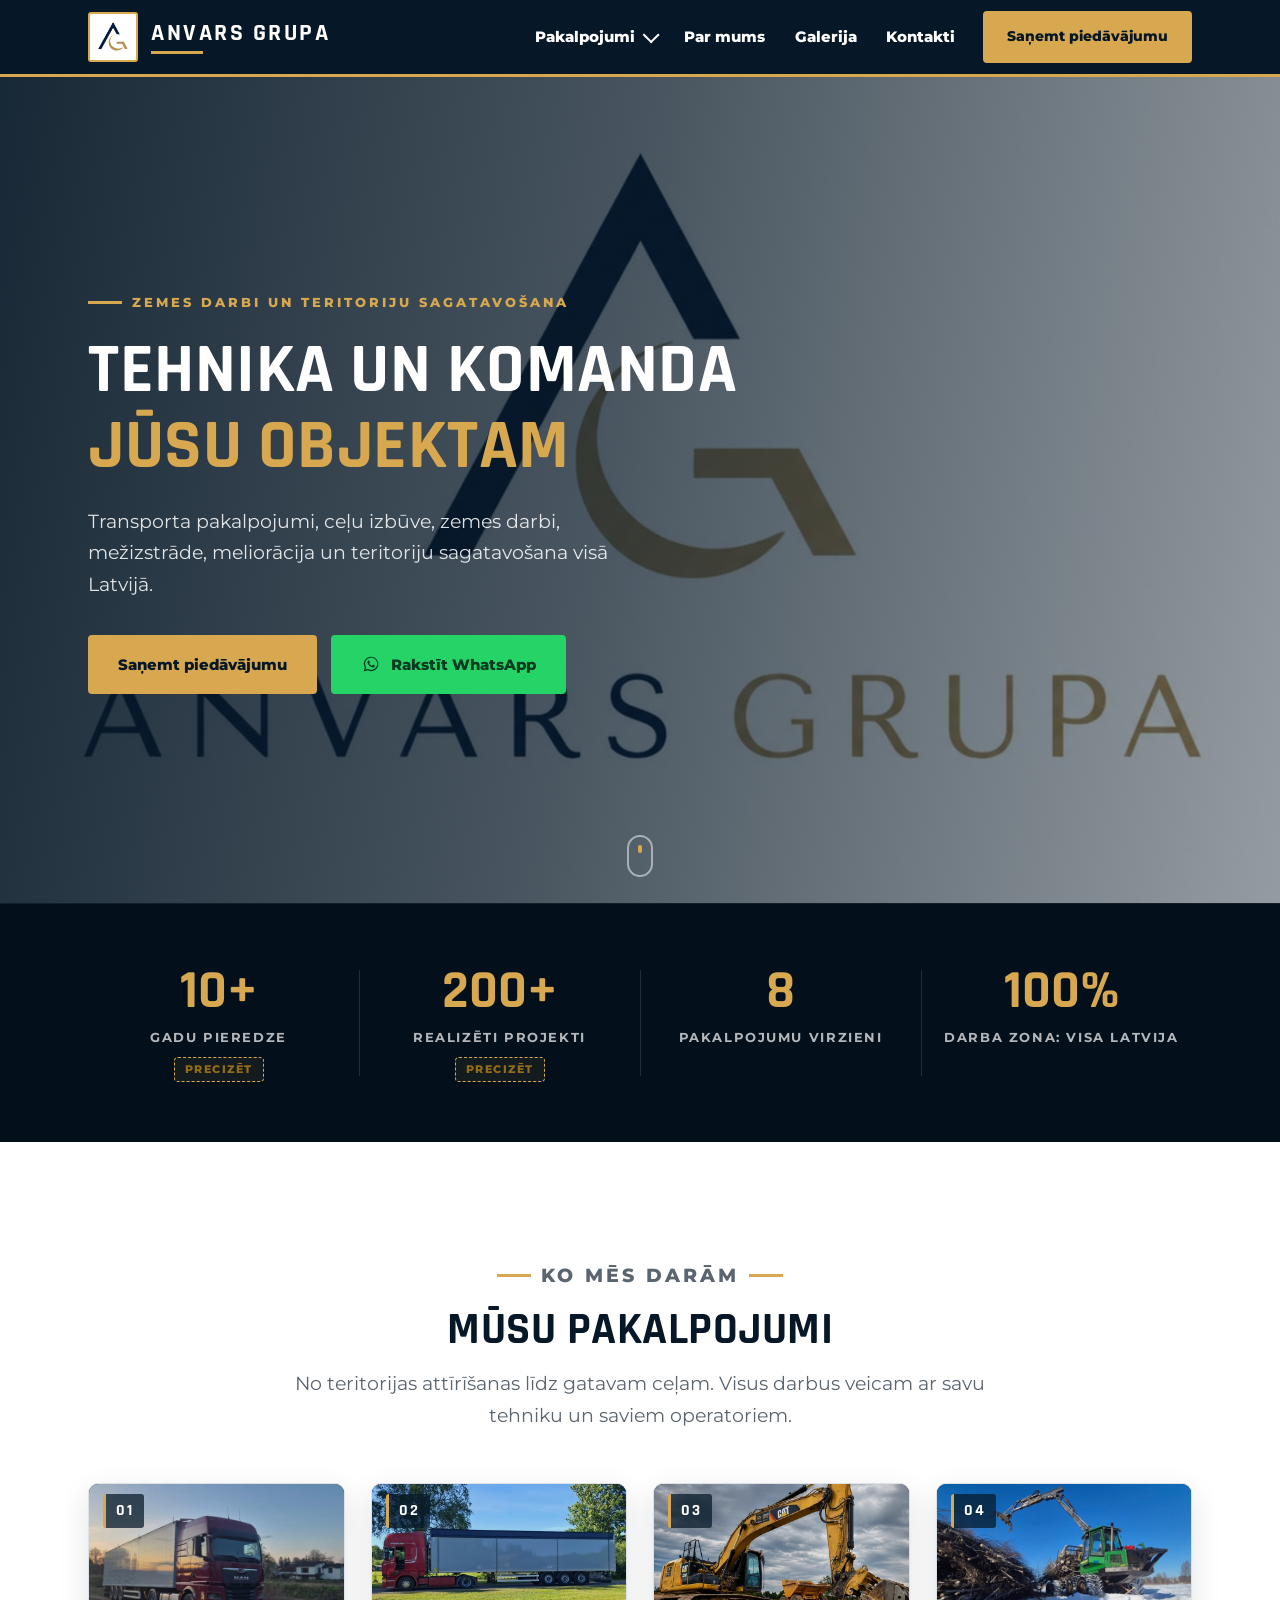
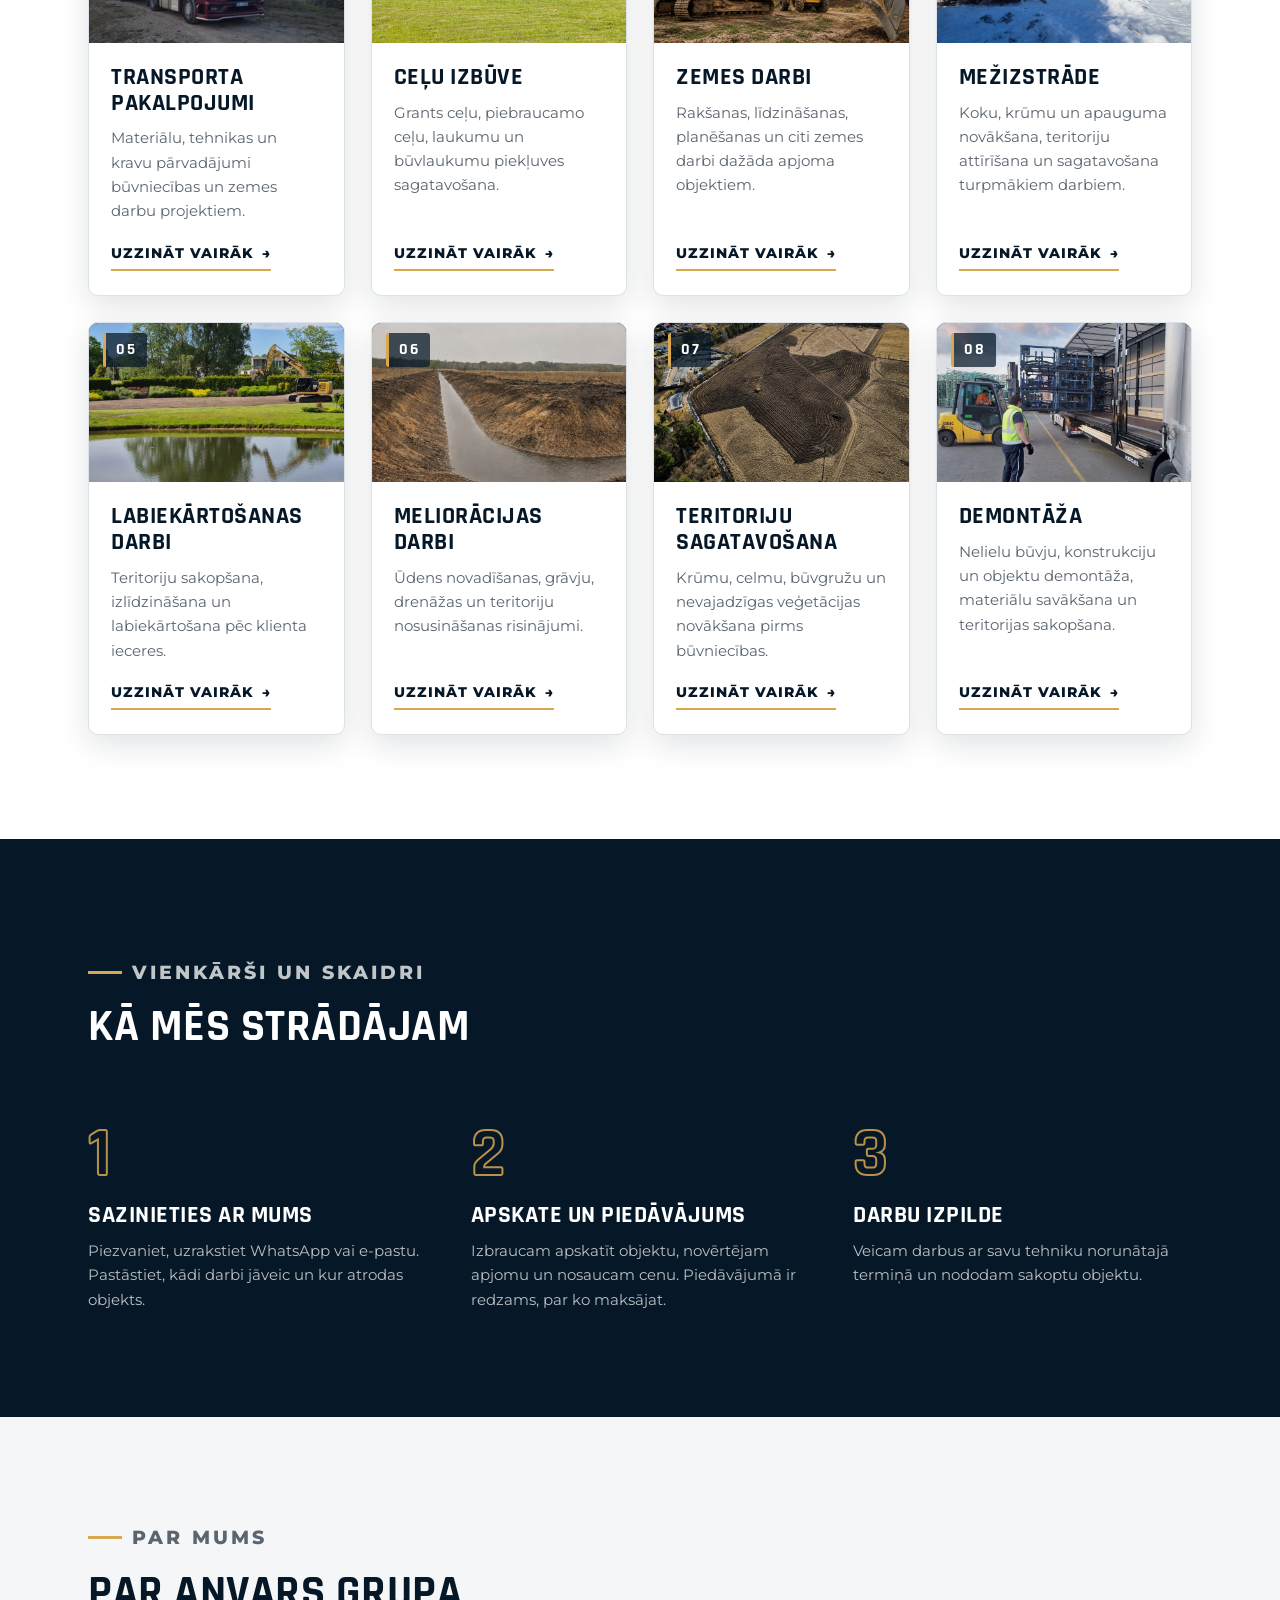
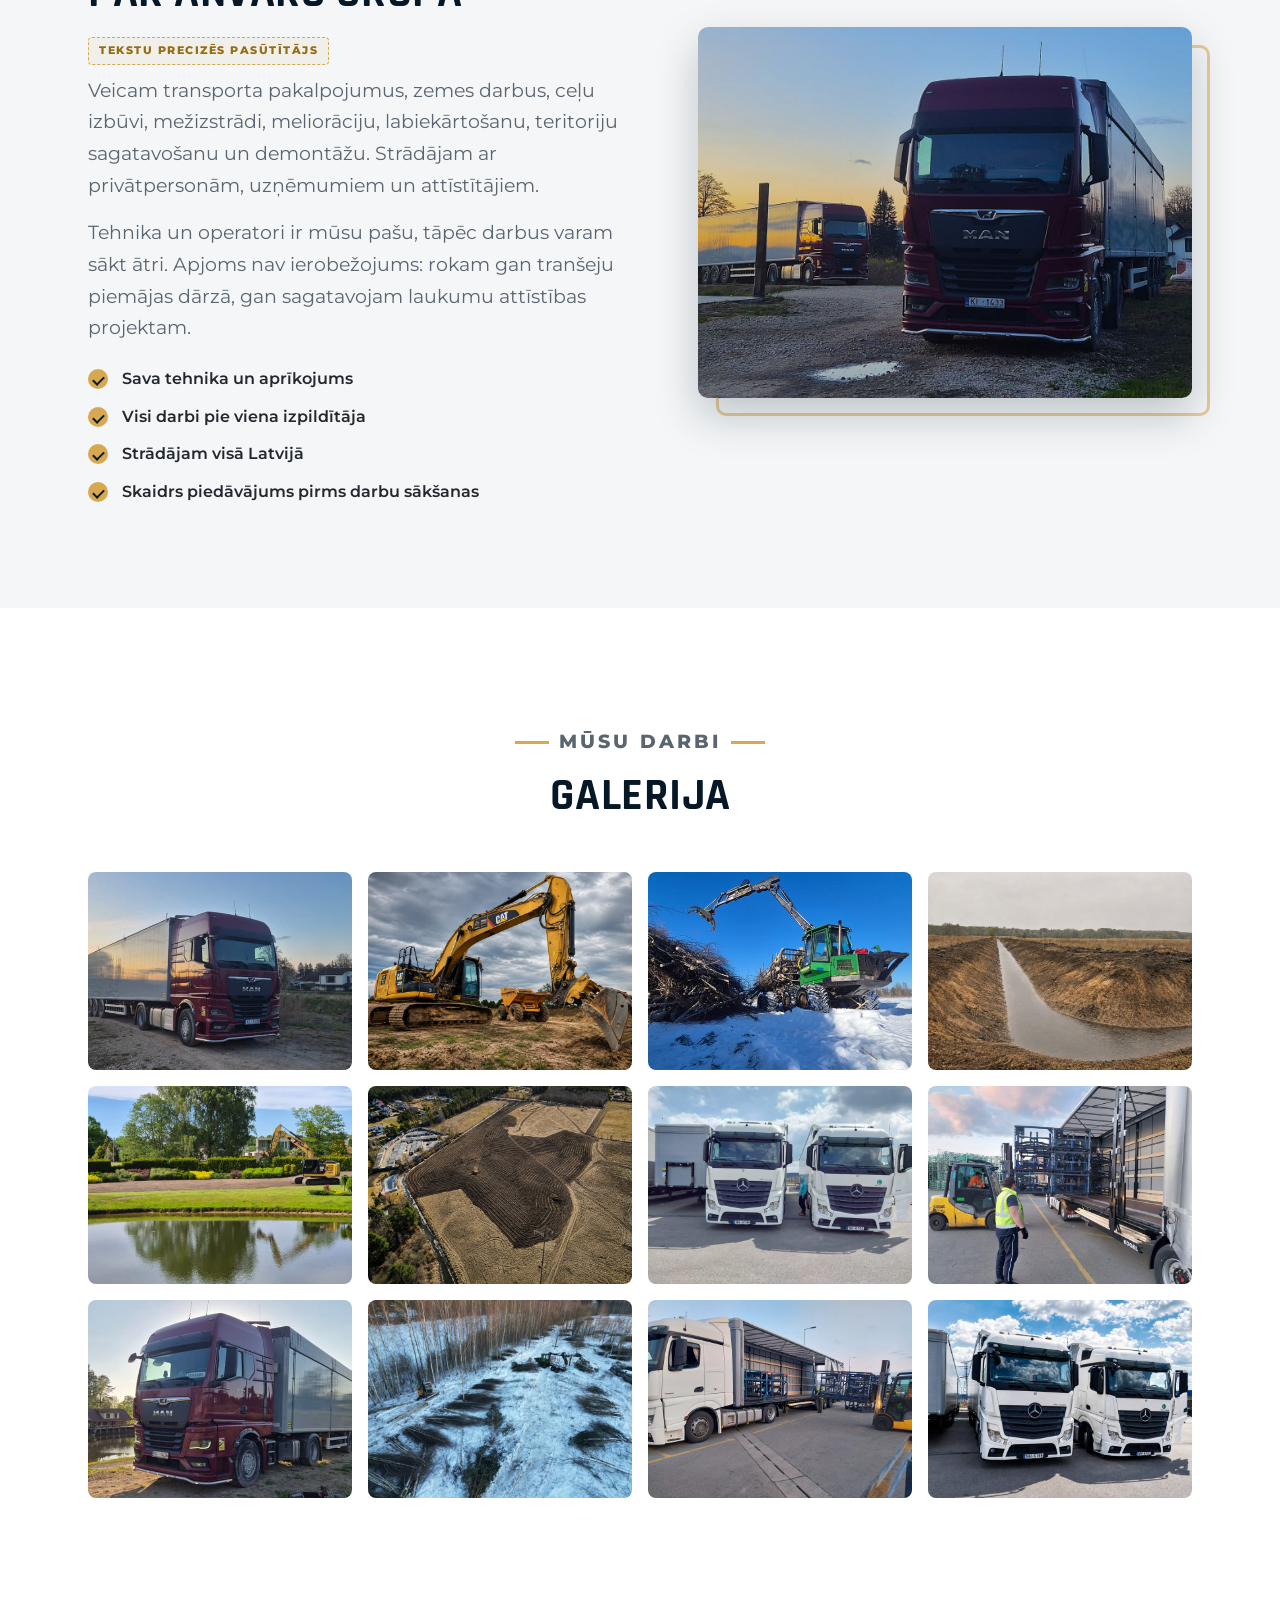
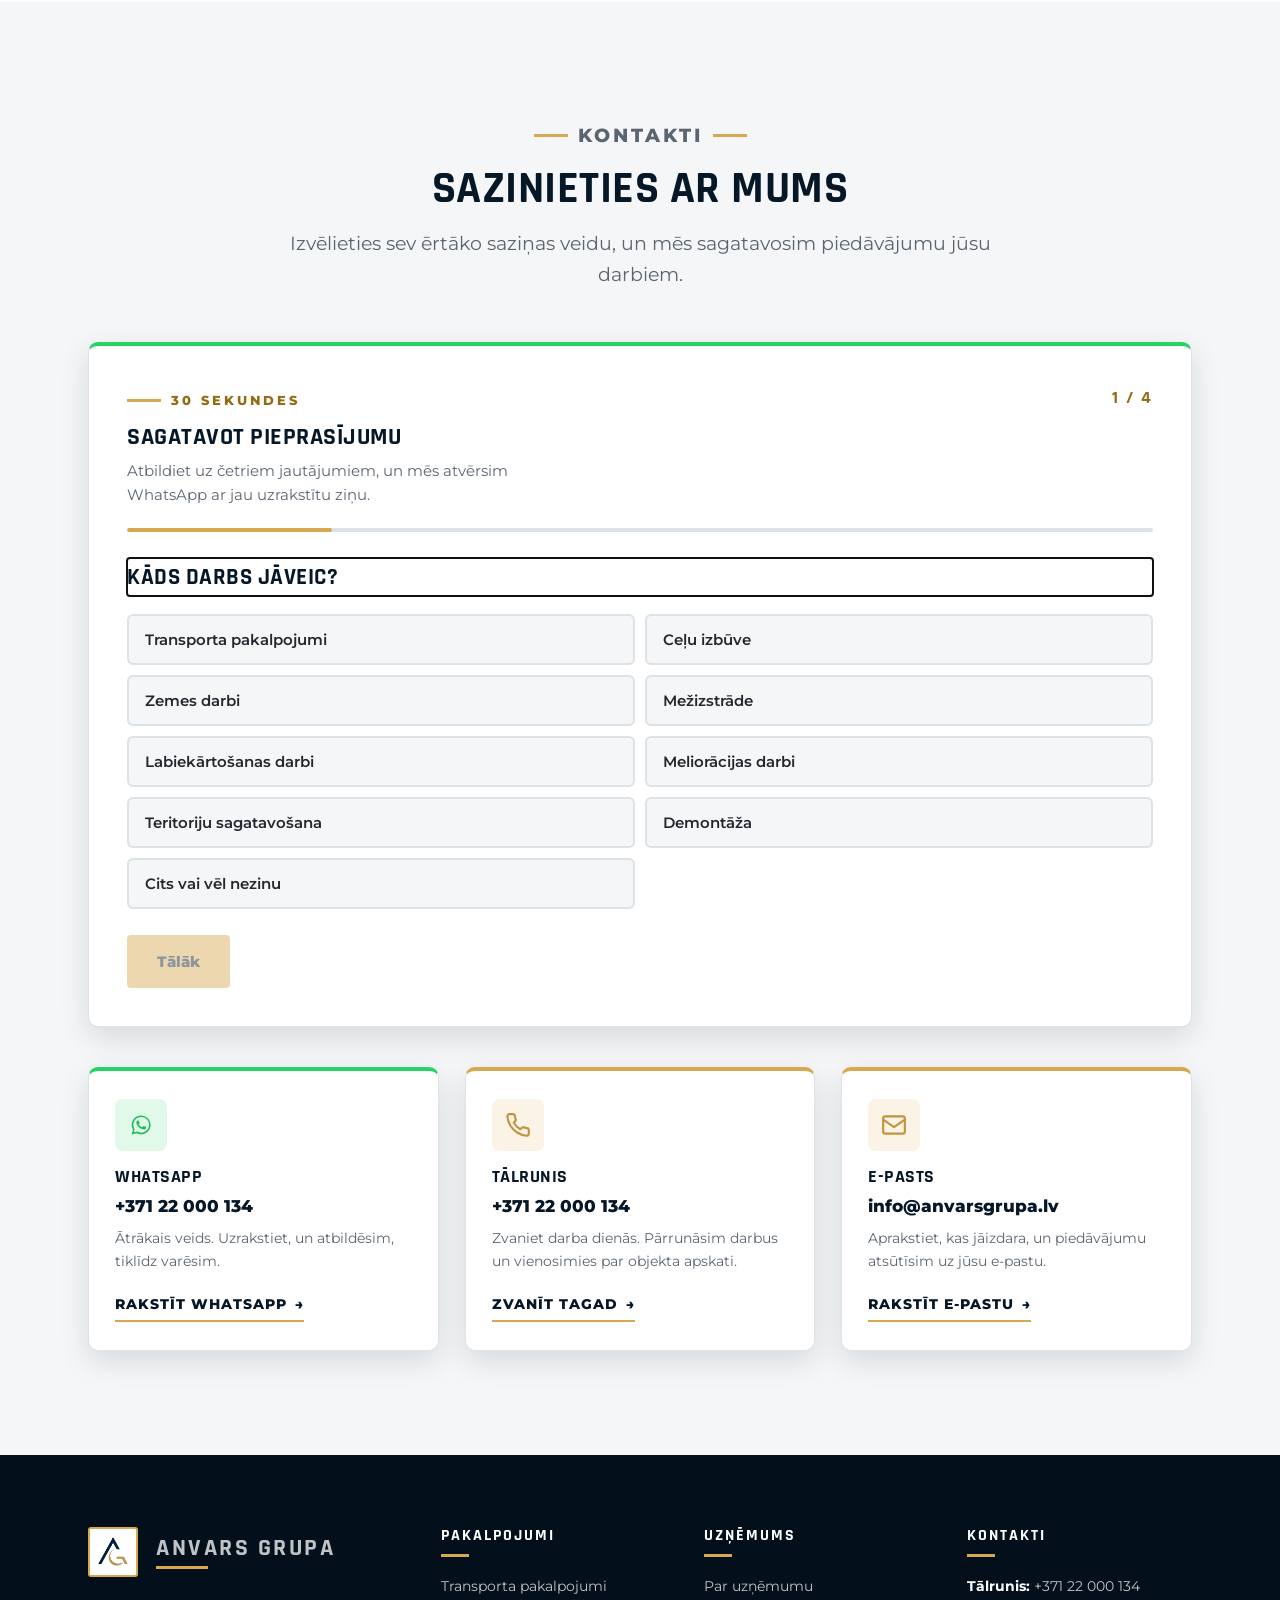
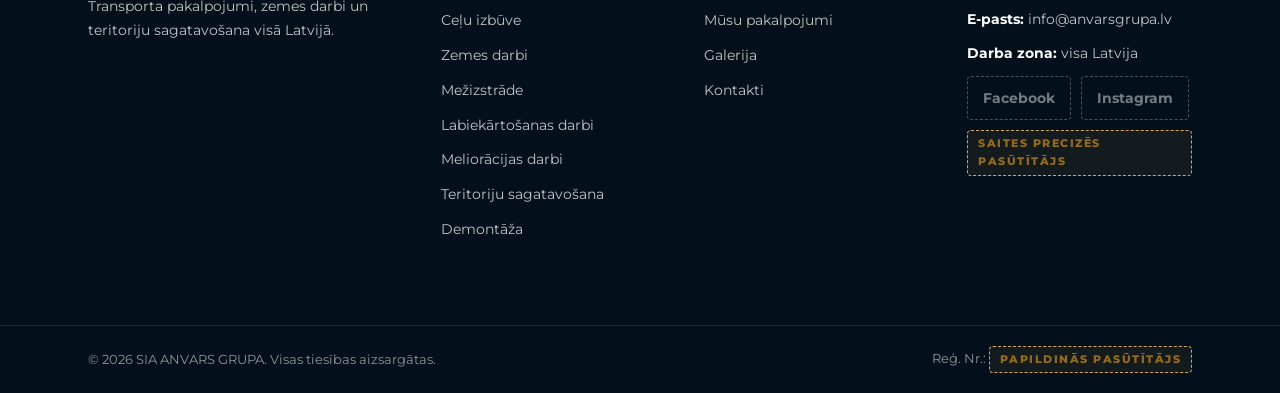
<file: index.html>
<!DOCTYPE html>
<html lang="lv">
<head>
  <meta charset="UTF-8">
  <meta name="viewport" content="width=device-width, initial-scale=1.0">
  <title>ANVARS GRUPA | Transporta pakalpojumi, zemes darbi, teritoriju sagatavošana</title>
  <meta name="description" content="Transporta pakalpojumi, ceļu izbūve, zemes darbi, mežizstrāde, meliorācija un teritoriju sagatavošana visā Latvijā. SIA ANVARS GRUPA strādā ar savu tehniku.">

  <link rel="preconnect" href="https://fonts.googleapis.com">
  <link rel="preconnect" href="https://fonts.gstatic.com" crossorigin>
  <link href="https://fonts.googleapis.com/css2?family=Rajdhani:wght@500;600;700&family=Montserrat:wght@400;600;700;800&display=swap" rel="stylesheet">

  <link rel="stylesheet" href="css/style.css">
  <link rel="icon" type="image/png" href="images/opt/logo.png">
</head>
<body>

  <!-- =====================================================
       GALVENE
       ===================================================== -->

  <header class="site-header">
    <div class="container header-inner">
      <a href="index.html" class="brand" aria-label="ANVARS GRUPA, uz sākumu">
        <span class="brand-logo-wrap">
          <img src="images/opt/logo.png" alt="ANVARS GRUPA logotips" class="brand-logo">
        </span>
        <span class="brand-text">
          <span class="brand-name">ANVARS GRUPA</span>
          <span class="brand-line"></span>
        </span>
      </a>

      <nav class="site-nav" id="site-nav" aria-label="Galvenā navigācija">
        <ul class="nav-list">
          <li class="nav-item has-dropdown">
            <button type="button" class="nav-link dropdown-toggle" aria-expanded="false">
              Pakalpojumi <span class="chevron" aria-hidden="true"></span>
            </button>
            <ul class="dropdown">
              <li><a href="transporta-pakalpojumi/index.html">Transporta pakalpojumi</a></li>
              <li><a href="celu-izbuve/index.html">Ceļu izbūve</a></li>
              <li><a href="zemes-darbi/index.html">Zemes darbi</a></li>
              <li><a href="mezizstrade/index.html">Mežizstrāde</a></li>
              <li><a href="labiekartosanas-darbi/index.html">Labiekārtošanas darbi</a></li>
              <li><a href="melioracijas-darbi/index.html">Meliorācijas darbi</a></li>
              <li><a href="teritoriju-sagatavosana/index.html">Teritoriju sagatavošana</a></li>
              <li><a href="demontaza/index.html">Demontāža</a></li>
            </ul>
          </li>
          <li class="nav-item"><a href="#par-mums" class="nav-link">Par mums</a></li>
          <li class="nav-item"><a href="#galerija" class="nav-link">Galerija</a></li>
          <li class="nav-item"><a href="#kontakti" class="nav-link">Kontakti</a></li>
          <li class="nav-item nav-cta"><a href="#kontakti" class="btn">Saņemt piedāvājumu</a></li>
        </ul>
      </nav>

      <button type="button" class="nav-toggle" aria-expanded="false" aria-controls="site-nav" aria-label="Atvērt izvēlni">
        <span class="nav-toggle-bar"></span>
        <span class="nav-toggle-bar"></span>
        <span class="nav-toggle-bar"></span>
      </button>
    </div>
  </header>


  <!-- =====================================================
       HERO
       ===================================================== -->

  <section class="hero">
    <video class="hero-media" autoplay muted loop playsinline preload="metadata" poster="images/opt/hero.jpg">
      <source src="images/opt/hero.mp4" type="video/mp4">
    </video>
    <div class="hero-overlay"></div>

    <div class="container hero-inner">
      <div class="hero-content">
        <p class="kicker">Zemes darbi un teritoriju sagatavošana</p>
        <h1>Tehnika un komanda <span class="accent">jūsu objektam</span></h1>
        <p class="hero-lead">
          Transporta pakalpojumi, ceļu izbūve, zemes darbi, mežizstrāde,
          meliorācija un teritoriju sagatavošana visā Latvijā.
        </p>
        <div class="hero-actions">
          <a href="#kontakti" class="btn">Saņemt piedāvājumu</a>
          <a href="https://wa.me/37122000134?text=Labdien!%20V%C4%93los%20sa%C5%86emt%20konsult%C4%81ciju%20par%20ANVARS%20GRUPA%20pakalpojumiem."
             class="btn btn--wa" target="_blank" rel="noopener">
            <svg viewBox="0 0 32 32" aria-hidden="true" fill="currentColor">
              <path d="M16.1 4.2c-6.4 0-11.6 5.2-11.6 11.5 0 2.2.6 4.2 1.7 6l-1.8 6.1 6.4-1.7c1.7 1 3.5 1.3 5.4 1.3 6.4 0 11.6-5.2 11.6-11.5S22.5 4.2 16.1 4.2zm0 21.2c-1.7 0-3.4-.5-4.8-1.3l-.4-.2-3.7 1 1-3.6-.2-.4c-1-1.6-1.4-3.4-1.4-5.2 0-5.3 4.3-9.6 9.7-9.6s9.7 4.3 9.7 9.6-4.4 9.7-9.9 9.7zm5.4-7.2c-.2-.1-1.8-.8-2-.9-.2-.1-.5-.1-.7.1-.2.4-.8 1-1 1.2-.1.2-.4.2-.6.1-.2-.1-1.2-.5-2.3-1.4-.8-.7-1.4-1.7-1.6-1.9-.1-.2 0-.5.1-.6.1-.1.2-.4.5-.5.1-.1.2-.2.4-.5.1-.1 0-.4 0-.5 0-.1-.7-1.7-1-2.3-.2-.6-.5-.5-.7-.5h-.6c-.2 0-.5.1-.7.4-.2.2-1 1-1 2.4s1 2.8 1.2 3c.1.2 2 3.2 5 4.4.7.4 1.3.5 1.7.6.7.2 1.3.1 1.8.1.6-.1 1.8-.7 2-1.4.2-.7.2-1.3.2-1.4-.1-.1-.4-.2-.6-.3z"/>
            </svg>
            Rakstīt WhatsApp
          </a>
        </div>
      </div>
    </div>

    <span class="hero-scroll" aria-hidden="true"></span>
  </section>


  <!-- =====================================================
       STATISTIKA
       ===================================================== -->

  <section class="stats-band" aria-label="Uzņēmuma rādītāji">
    <div class="container stats-grid">
      <div class="stat" data-reveal>
        <span class="stat-num" data-count="10" data-suffix="+">0</span>
        <span class="stat-label">Gadu pieredze <span class="ph-note">Precizēt</span></span>
      </div>
      <div class="stat" data-reveal style="--reveal-delay: 0.1s">
        <span class="stat-num" data-count="200" data-suffix="+">0</span>
        <span class="stat-label">Realizēti projekti <span class="ph-note">Precizēt</span></span>
      </div>
      <div class="stat" data-reveal style="--reveal-delay: 0.2s">
        <span class="stat-num" data-count="8">0</span>
        <span class="stat-label">Pakalpojumu virzieni</span>
      </div>
      <div class="stat" data-reveal style="--reveal-delay: 0.3s">
        <span class="stat-num" data-count="100" data-suffix="%">0</span>
        <span class="stat-label">Darba zona: visa Latvija</span>
      </div>
    </div>
  </section>


  <!-- =====================================================
       PAKALPOJUMI
       ===================================================== -->

  <section id="pakalpojumi" class="section">
    <div class="container">
      <div class="section-head center" data-reveal>
        <p class="kicker">Ko mēs darām</p>
        <h2>Mūsu pakalpojumi</h2>
        <p>No teritorijas attīrīšanas līdz gatavam ceļam. Visus darbus veicam ar savu tehniku un saviem operatoriem.</p>
      </div>

      <div class="services-grid">

        <article class="service-card" data-reveal>
          <div class="card-media">
            <span class="card-num">01</span>
            <img src="images/opt/transports1-thumb.jpg" alt="ANVARS GRUPA kravas auto ar puspiekabi" loading="lazy">
          </div>
          <div class="card-body">
            <h3>Transporta pakalpojumi</h3>
            <p>Materiālu, tehnikas un kravu pārvadājumi būvniecības un zemes darbu projektiem.</p>
            <span class="card-link">Uzzināt vairāk <span class="arrow">→</span></span>
          </div>
          <a class="card-cover-link" href="transporta-pakalpojumi/index.html" aria-label="Transporta pakalpojumi"></a>
        </article>

        <article class="service-card" data-reveal style="--reveal-delay: 0.06s">
          <div class="card-media">
            <span class="card-num">02</span>
            <img src="images/opt/transports28-thumb.jpg" alt="Vilcējs ar pārvietojamā dibena puspiekabi pļavā vasarā" loading="lazy">
          </div>
          <div class="card-body">
            <h3>Ceļu izbūve</h3>
            <p>Grants ceļu, piebraucamo ceļu, laukumu un būvlaukumu piekļuves sagatavošana.</p>
            <span class="card-link">Uzzināt vairāk <span class="arrow">→</span></span>
          </div>
          <a class="card-cover-link" href="celu-izbuve/index.html" aria-label="Ceļu izbūve"></a>
        </article>

        <article class="service-card" data-reveal style="--reveal-delay: 0.12s">
          <div class="card-media">
            <span class="card-num">03</span>
            <img src="images/opt/raksana1-thumb.jpg" alt="Ekskavators un pašizgāzējs zemes darbos" loading="lazy">
          </div>
          <div class="card-body">
            <h3>Zemes darbi</h3>
            <p>Rakšanas, līdzināšanas, planēšanas un citi zemes darbi dažāda apjoma objektiem.</p>
            <span class="card-link">Uzzināt vairāk <span class="arrow">→</span></span>
          </div>
          <a class="card-cover-link" href="zemes-darbi/index.html" aria-label="Zemes darbi"></a>
        </article>

        <article class="service-card" data-reveal style="--reveal-delay: 0.18s">
          <div class="card-media">
            <span class="card-num">04</span>
            <img src="images/opt/mezizstrade1-thumb.jpg" alt="Meža tehnika krauj zarus un apaugumu" loading="lazy">
          </div>
          <div class="card-body">
            <h3>Mežizstrāde</h3>
            <p>Koku, krūmu un apauguma novākšana, teritoriju attīrīšana un sagatavošana turpmākiem darbiem.</p>
            <span class="card-link">Uzzināt vairāk <span class="arrow">→</span></span>
          </div>
          <a class="card-cover-link" href="mezizstrade/index.html" aria-label="Mežizstrāde"></a>
        </article>

        <article class="service-card" data-reveal>
          <div class="card-media">
            <span class="card-num">05</span>
            <img src="images/opt/Aizupes12-thumb.jpg" alt="Labiekārtota teritorija ar dīķi" loading="lazy">
          </div>
          <div class="card-body">
            <h3>Labiekārtošanas darbi</h3>
            <p>Teritoriju sakopšana, izlīdzināšana un labiekārtošana pēc klienta ieceres.</p>
            <span class="card-link">Uzzināt vairāk <span class="arrow">→</span></span>
          </div>
          <a class="card-cover-link" href="labiekartosanas-darbi/index.html" aria-label="Labiekārtošanas darbi"></a>
        </article>

        <article class="service-card" data-reveal style="--reveal-delay: 0.06s">
          <div class="card-media">
            <span class="card-num">06</span>
            <img src="images/opt/melioracija1-thumb.jpg" alt="Izrakts meliorācijas grāvis" loading="lazy">
          </div>
          <div class="card-body">
            <h3>Meliorācijas darbi</h3>
            <p>Ūdens novadīšanas, grāvju, drenāžas un teritoriju nosusināšanas risinājumi.</p>
            <span class="card-link">Uzzināt vairāk <span class="arrow">→</span></span>
          </div>
          <a class="card-cover-link" href="melioracijas-darbi/index.html" aria-label="Meliorācijas darbi"></a>
        </article>

        <article class="service-card" data-reveal style="--reveal-delay: 0.12s">
          <div class="card-media">
            <span class="card-num">07</span>
            <img src="images/opt/sagatavosana1-thumb.jpg" alt="Sagatavota teritorija no putna lidojuma" loading="lazy">
          </div>
          <div class="card-body">
            <h3>Teritoriju sagatavošana</h3>
            <p>Krūmu, celmu, būvgružu un nevajadzīgas veģetācijas novākšana pirms būvniecības.</p>
            <span class="card-link">Uzzināt vairāk <span class="arrow">→</span></span>
          </div>
          <a class="card-cover-link" href="teritoriju-sagatavosana/index.html" aria-label="Teritoriju sagatavošana"></a>
        </article>

        <article class="service-card" data-reveal style="--reveal-delay: 0.18s">
          <div class="card-media">
            <span class="card-num">08</span>
            <img src="images/opt/transports20-thumb.jpg" alt="Materiālu iekraušana un savākšana" loading="lazy">
          </div>
          <div class="card-body">
            <h3>Demontāža</h3>
            <p>Nelielu būvju, konstrukciju un objektu demontāža, materiālu savākšana un teritorijas sakopšana.</p>
            <span class="card-link">Uzzināt vairāk <span class="arrow">→</span></span>
          </div>
          <a class="card-cover-link" href="demontaza/index.html" aria-label="Demontāža"></a>
        </article>

      </div>
    </div>
  </section>


  <!-- =====================================================
       PROCESS
       ===================================================== -->

  <section class="section section--dark">
    <div class="container">
      <div class="section-head" data-reveal>
        <p class="kicker">Vienkārši un skaidri</p>
        <h2>Kā mēs strādājam</h2>
      </div>

      <div class="process-grid">
        <div class="process-step" data-reveal>
          <span class="step-num">1</span>
          <h3>Sazinieties ar mums</h3>
          <p>Piezvaniet, uzrakstiet WhatsApp vai e-pastu. Pastāstiet, kādi darbi jāveic un kur atrodas objekts.</p>
        </div>
        <div class="process-step" data-reveal style="--reveal-delay: 0.12s">
          <span class="step-num">2</span>
          <h3>Apskate un piedāvājums</h3>
          <p>Izbraucam apskatīt objektu, novērtējam apjomu un nosaucam cenu. Piedāvājumā ir redzams, par ko maksājat.</p>
        </div>
        <div class="process-step" data-reveal style="--reveal-delay: 0.24s">
          <span class="step-num">3</span>
          <h3>Darbu izpilde</h3>
          <p>Veicam darbus ar savu tehniku norunātajā termiņā un nododam sakoptu objektu.</p>
        </div>
      </div>
    </div>
  </section>


  <!-- =====================================================
       PAR MUMS
       ===================================================== -->

  <section id="par-mums" class="section section--light">
    <div class="container about-grid">
      <div class="about-text" data-reveal>
        <p class="kicker">Par mums</p>
        <h2>Par ANVARS GRUPA</h2>
        <span class="ph-note">Tekstu precizēs pasūtītājs</span>
        <p>
          Veicam transporta pakalpojumus, zemes darbus, ceļu izbūvi, mežizstrādi,
          meliorāciju, labiekārtošanu, teritoriju sagatavošanu un demontāžu.
          Strādājam ar privātpersonām, uzņēmumiem un attīstītājiem.
        </p>
        <p>
          Tehnika un operatori ir mūsu pašu, tāpēc darbus varam sākt ātri.
          Apjoms nav ierobežojums: rokam gan tranšeju piemājas dārzā,
          gan sagatavojam laukumu attīstības projektam.
        </p>
        <ul class="about-points">
          <li>Sava tehnika un aprīkojums</li>
          <li>Visi darbi pie viena izpildītāja</li>
          <li>Strādājam visā Latvijā</li>
          <li>Skaidrs piedāvājums pirms darbu sākšanas</li>
        </ul>
      </div>
      <div class="about-media" data-reveal style="--reveal-delay: 0.15s">
        <img src="images/opt/transports9.jpg" alt="ANVARS GRUPA kravas automašīnas saulrietā" loading="lazy">
      </div>
    </div>
  </section>


  <!-- =====================================================
       GALERIJA
       ===================================================== -->

  <section id="galerija" class="section">
    <div class="container">
      <div class="section-head center" data-reveal>
        <p class="kicker">Mūsu darbi</p>
        <h2>Galerija</h2>
      </div>

      <div class="gallery-grid" data-reveal>
        <button type="button" class="gallery-item" data-full="images/opt/transports1.jpg">
          <img src="images/opt/transports1-thumb.jpg" alt="Vilcējs ar puspiekabi objektā saulrietā" loading="lazy">
        </button>
        <button type="button" class="gallery-item" data-full="images/opt/raksana1.jpg">
          <img src="images/opt/raksana1-thumb.jpg" alt="Ekskavators un pašizgāzējs rakšanas darbos" loading="lazy">
        </button>
        <button type="button" class="gallery-item" data-full="images/opt/mezizstrade1.jpg">
          <img src="images/opt/mezizstrade1-thumb.jpg" alt="Meža tehnika krauj zarus un apaugumu" loading="lazy">
        </button>
        <button type="button" class="gallery-item" data-full="images/opt/melioracija1.jpg">
          <img src="images/opt/melioracija1-thumb.jpg" alt="Jaunizbūvēts meliorācijas grāvis" loading="lazy">
        </button>
        <button type="button" class="gallery-item" data-full="images/opt/Aizupes12.jpg">
          <img src="images/opt/Aizupes12-thumb.jpg" alt="Labiekārtota teritorija ar dīķi un zālāju" loading="lazy">
        </button>
        <button type="button" class="gallery-item" data-full="images/opt/sagatavosana1.jpg">
          <img src="images/opt/sagatavosana1-thumb.jpg" alt="Sagatavota teritorija no putna lidojuma" loading="lazy">
        </button>
        <button type="button" class="gallery-item" data-full="images/opt/transports23.jpg">
          <img src="images/opt/transports23-thumb.jpg" alt="Kravas automašīnas uzņēmuma bāzē" loading="lazy">
        </button>
        <button type="button" class="gallery-item" data-full="images/opt/transports20.jpg">
          <img src="images/opt/transports20-thumb.jpg" alt="Kravas iekraušana ar autoiekrāvēju" loading="lazy">
        </button>
        <button type="button" class="gallery-item" data-full="images/opt/transports10.jpg">
          <img src="images/opt/transports10-thumb.jpg" alt="Vilcējs ar puspiekabi pie dīķa vakara saulē" loading="lazy">
        </button>
        <button type="button" class="gallery-item" data-full="images/opt/navnav.jpg">
          <img src="images/opt/navnav-thumb.jpg" alt="Ziemas cirsma no gaisa: forvarders un sagatavotie kokmateriāli" loading="lazy">
        </button>
        <button type="button" class="gallery-item" data-full="images/opt/transports19.jpg">
          <img src="images/opt/transports19-thumb.jpg" alt="Kravas iekraušana ar autoiekrāvēju loģistikas laukumā" loading="lazy">
        </button>
        <button type="button" class="gallery-item" data-full="images/opt/transports26.jpg">
          <img src="images/opt/transports26-thumb.jpg" alt="Divi vilcēji bāzē zem mākoņainām debesīm" loading="lazy">
        </button>
      </div>
    </div>
  </section>


  <!-- =====================================================
       KONTAKTI
       ===================================================== -->

  <section id="kontakti" class="section section--light">
    <div class="container">
      <div class="section-head center" data-reveal>
        <p class="kicker">Kontakti</p>
        <h2>Sazinieties ar mums</h2>
        <p>Izvēlieties sev ērtāko saziņas veidu, un mēs sagatavosim piedāvājumu jūsu darbiem.</p>
      </div>

      <!-- Vednis savāc atbildes un atver WhatsApp ar jau uzrakstītu ziņu.
           Bez JavaScript tas nemaz neparādās — kontaktu kartītes zemāk paliek. -->

      <div class="quote-wizard" data-qw-phone="37122000134" hidden>
        <div class="qw-head">
          <div>
            <p class="kicker">30 sekundes</p>
            <h3>Sagatavot pieprasījumu</h3>
            <p class="qw-sub">Atbildiet uz četriem jautājumiem, un mēs atvērsim WhatsApp ar jau uzrakstītu ziņu.</p>
          </div>
          <span class="qw-step" data-qw-step>1 / 4</span>
        </div>

        <div class="qw-progress" aria-hidden="true">
          <span class="qw-progress-bar" data-qw-progress></span>
        </div>

        <div class="qw-panel" data-qw-panel data-qw-key="Pakalpojums">
          <p class="qw-q" id="qw-q1" tabindex="-1">Kāds darbs jāveic?</p>
          <div class="qw-options" role="group" aria-labelledby="qw-q1">
            <button type="button" class="qw-chip" aria-pressed="false">Transporta pakalpojumi</button>
            <button type="button" class="qw-chip" aria-pressed="false">Ceļu izbūve</button>
            <button type="button" class="qw-chip" aria-pressed="false">Zemes darbi</button>
            <button type="button" class="qw-chip" aria-pressed="false">Mežizstrāde</button>
            <button type="button" class="qw-chip" aria-pressed="false">Labiekārtošanas darbi</button>
            <button type="button" class="qw-chip" aria-pressed="false">Meliorācijas darbi</button>
            <button type="button" class="qw-chip" aria-pressed="false">Teritoriju sagatavošana</button>
            <button type="button" class="qw-chip" aria-pressed="false">Demontāža</button>
            <button type="button" class="qw-chip" aria-pressed="false">Cits vai vēl nezinu</button>
          </div>
        </div>

        <div class="qw-panel" data-qw-panel data-qw-key="Objekts" data-qw-optional hidden>
          <label class="qw-q" for="qw-loc" tabindex="-1">Kur atrodas objekts?</label>
          <div class="qw-field">
            <input type="text" id="qw-loc" name="qw-loc" placeholder="Piemēram, Ogres novads" autocomplete="address-level2">
          </div>
          <p class="qw-hint">Nav obligāti, bet palīdz ātrāk novērtēt izbraukumu.</p>
        </div>

        <div class="qw-panel" data-qw-panel data-qw-key="Aptuvenais apjoms" hidden>
          <p class="qw-q" id="qw-q3" tabindex="-1">Cik liels ir darbs?</p>
          <div class="qw-options" role="group" aria-labelledby="qw-q3">
            <button type="button" class="qw-chip" aria-pressed="false">Neliels, līdz vienai dienai</button>
            <button type="button" class="qw-chip" aria-pressed="false">Vidējs, dažas dienas</button>
            <button type="button" class="qw-chip" aria-pressed="false">Liels projekts</button>
            <button type="button" class="qw-chip" aria-pressed="false">Vēl nezinu</button>
          </div>
        </div>

        <div class="qw-panel" data-qw-panel data-qw-key="Vēlamais sākums" hidden>
          <p class="qw-q" id="qw-q4" tabindex="-1">Kad plānojat sākt?</p>
          <div class="qw-options" role="group" aria-labelledby="qw-q4">
            <button type="button" class="qw-chip" aria-pressed="false">Pēc iespējas ātrāk</button>
            <button type="button" class="qw-chip" aria-pressed="false">1–2 nedēļu laikā</button>
            <button type="button" class="qw-chip" aria-pressed="false">Šomēnes</button>
            <button type="button" class="qw-chip" aria-pressed="false">Vēl plānoju</button>
          </div>
        </div>

        <div class="qw-panel" data-qw-panel hidden>
          <p class="qw-q" tabindex="-1">Kopsavilkums</p>
          <p class="qw-summary" data-qw-summary></p>
          <p class="qw-hint">Nospiežot pogu, atvērsies WhatsApp ar šo ziņu. Pirms nosūtīšanas to varēsiet papildināt.</p>
        </div>

        <div class="qw-actions">
          <button type="button" class="btn btn--ghost" data-qw-back hidden>Atpakaļ</button>
          <button type="button" class="btn" data-qw-next>Tālāk</button>
          <a class="btn btn--wa" data-qw-send href="https://wa.me/37122000134" target="_blank" rel="noopener" hidden>
            <svg viewBox="0 0 32 32" aria-hidden="true" fill="currentColor">
              <path d="M16.1 4.2c-6.4 0-11.6 5.2-11.6 11.5 0 2.2.6 4.2 1.7 6l-1.8 6.1 6.4-1.7c1.7 1 3.5 1.3 5.4 1.3 6.4 0 11.6-5.2 11.6-11.5S22.5 4.2 16.1 4.2zm0 21.2c-1.7 0-3.4-.5-4.8-1.3l-.4-.2-3.7 1 1-3.6-.2-.4c-1-1.6-1.4-3.4-1.4-5.2 0-5.3 4.3-9.6 9.7-9.6s9.7 4.3 9.7 9.6-4.4 9.7-9.9 9.7zm5.4-7.2c-.2-.1-1.8-.8-2-.9-.2-.1-.5-.1-.7.1-.2.4-.8 1-1 1.2-.1.2-.4.2-.6.1-.2-.1-1.2-.5-2.3-1.4-.8-.7-1.4-1.7-1.6-1.9-.1-.2 0-.5.1-.6.1-.1.2-.4.5-.5.1-.1.2-.2.4-.5.1-.1 0-.4 0-.5 0-.1-.7-1.7-1-2.3-.2-.6-.5-.5-.7-.5h-.6c-.2 0-.5.1-.7.4-.2.2-1 1-1 2.4s1 2.8 1.2 3c.1.2 2 3.2 5 4.4.7.4 1.3.5 1.7.6.7.2 1.3.1 1.8.1.6-.1 1.8-.7 2-1.4.2-.7.2-1.3.2-1.4-.1-.1-.4-.2-.6-.3z"/>
            </svg>
            Atvērt WhatsApp
          </a>
        </div>
      </div>

      <div class="contact-grid">
        <a class="contact-card contact-card--wa" data-reveal
           href="https://wa.me/37122000134?text=Labdien!%20V%C4%93los%20sa%C5%86emt%20konsult%C4%81ciju%20par%20ANVARS%20GRUPA%20pakalpojumiem."
           target="_blank" rel="noopener">
          <span class="contact-icon">
            <svg viewBox="0 0 32 32" aria-hidden="true" fill="#1fbd5a">
              <path d="M16.1 4.2c-6.4 0-11.6 5.2-11.6 11.5 0 2.2.6 4.2 1.7 6l-1.8 6.1 6.4-1.7c1.7 1 3.5 1.3 5.4 1.3 6.4 0 11.6-5.2 11.6-11.5S22.5 4.2 16.1 4.2zm0 21.2c-1.7 0-3.4-.5-4.8-1.3l-.4-.2-3.7 1 1-3.6-.2-.4c-1-1.6-1.4-3.4-1.4-5.2 0-5.3 4.3-9.6 9.7-9.6s9.7 4.3 9.7 9.6-4.4 9.7-9.9 9.7zm5.4-7.2c-.2-.1-1.8-.8-2-.9-.2-.1-.5-.1-.7.1-.2.4-.8 1-1 1.2-.1.2-.4.2-.6.1-.2-.1-1.2-.5-2.3-1.4-.8-.7-1.4-1.7-1.6-1.9-.1-.2 0-.5.1-.6.1-.1.2-.4.5-.5.1-.1.2-.2.4-.5.1-.1 0-.4 0-.5 0-.1-.7-1.7-1-2.3-.2-.6-.5-.5-.7-.5h-.6c-.2 0-.5.1-.7.4-.2.2-1 1-1 2.4s1 2.8 1.2 3c.1.2 2 3.2 5 4.4.7.4 1.3.5 1.7.6.7.2 1.3.1 1.8.1.6-.1 1.8-.7 2-1.4.2-.7.2-1.3.2-1.4-.1-.1-.4-.2-.6-.3z"/>
            </svg>
          </span>
          <h3>WhatsApp</h3>
          <span class="contact-value">+371&nbsp;22&nbsp;000&nbsp;134</span>
          <p>Ātrākais veids. Uzrakstiet, un atbildēsim, tiklīdz varēsim.</p>
          <span class="card-link">Rakstīt WhatsApp <span class="arrow">→</span></span>
        </a>

        <a class="contact-card" data-reveal style="--reveal-delay: 0.1s" href="tel:+37122000134">
          <span class="contact-icon">
            <svg viewBox="0 0 24 24" aria-hidden="true" fill="none" stroke="#c2943f" stroke-width="2" stroke-linecap="round" stroke-linejoin="round">
              <path d="M22 16.9v3a2 2 0 0 1-2.2 2 19.8 19.8 0 0 1-8.6-3 19.5 19.5 0 0 1-6-6 19.8 19.8 0 0 1-3-8.7A2 2 0 0 1 4.1 2h3a2 2 0 0 1 2 1.7c.1 1 .4 2 .7 2.8a2 2 0 0 1-.5 2.1L8.1 9.9a16 16 0 0 0 6 6l1.3-1.2a2 2 0 0 1 2.1-.5c.9.3 1.9.6 2.8.7a2 2 0 0 1 1.7 2z"/>
            </svg>
          </span>
          <h3>Tālrunis</h3>
          <span class="contact-value">+371&nbsp;22&nbsp;000&nbsp;134</span>
          <p>Zvaniet darba dienās. Pārrunāsim darbus un vienosimies par objekta apskati.</p>
          <span class="card-link">Zvanīt tagad <span class="arrow">→</span></span>
        </a>

        <a class="contact-card" data-reveal style="--reveal-delay: 0.2s" href="mailto:info@anvarsgrupa.lv?subject=Konsult%C4%81cijas%20piepras%C4%ABjums">
          <span class="contact-icon">
            <svg viewBox="0 0 24 24" aria-hidden="true" fill="none" stroke="#c2943f" stroke-width="2" stroke-linecap="round" stroke-linejoin="round">
              <rect x="2" y="4" width="20" height="16" rx="2"/>
              <path d="m22 7-10 7L2 7"/>
            </svg>
          </span>
          <h3>E-pasts</h3>
          <span class="contact-value">info@anvarsgrupa.lv</span>
          <p>Aprakstiet, kas jāizdara, un piedāvājumu atsūtīsim uz jūsu e-pastu.</p>
          <span class="card-link">Rakstīt e-pastu <span class="arrow">→</span></span>
        </a>
      </div>
    </div>
  </section>


  <!-- =====================================================
       KĀJENE
       ===================================================== -->

  <footer class="site-footer">
    <div class="container footer-grid">

      <div class="footer-col footer-brand">
        <a href="index.html" class="brand" aria-label="ANVARS GRUPA, uz sākumu">
          <span class="brand-logo-wrap">
            <img src="images/opt/logo.png" alt="ANVARS GRUPA logotips" class="brand-logo">
          </span>
          <span class="brand-text">
            <span class="brand-name">ANVARS GRUPA</span>
            <span class="brand-line"></span>
          </span>
        </a>
        <p>Transporta pakalpojumi, zemes darbi un teritoriju sagatavošana visā Latvijā.</p>
      </div>

      <div class="footer-col">
        <h3>Pakalpojumi</h3>
        <a href="transporta-pakalpojumi/index.html">Transporta pakalpojumi</a>
        <a href="celu-izbuve/index.html">Ceļu izbūve</a>
        <a href="zemes-darbi/index.html">Zemes darbi</a>
        <a href="mezizstrade/index.html">Mežizstrāde</a>
        <a href="labiekartosanas-darbi/index.html">Labiekārtošanas darbi</a>
        <a href="melioracijas-darbi/index.html">Meliorācijas darbi</a>
        <a href="teritoriju-sagatavosana/index.html">Teritoriju sagatavošana</a>
        <a href="demontaza/index.html">Demontāža</a>
      </div>

      <div class="footer-col">
        <h3>Uzņēmums</h3>
        <a href="index.html#par-mums">Par uzņēmumu</a>
        <a href="index.html#pakalpojumi">Mūsu pakalpojumi</a>
        <a href="index.html#galerija">Galerija</a>
        <a href="index.html#kontakti">Kontakti</a>
      </div>

      <div class="footer-col">
        <h3>Kontakti</h3>
        <p><strong>Tālrunis:</strong> <a href="tel:+37122000134">+371&nbsp;22&nbsp;000&nbsp;134</a></p>
        <p><strong>E-pasts:</strong> <a href="mailto:info@anvarsgrupa.lv">info@anvarsgrupa.lv</a></p>
        <p><strong>Darba zona:</strong> visa Latvija</p>
        <div class="social-pending">
          <span>Facebook</span>
          <span>Instagram</span>
          <span class="ph-note">Saites precizēs pasūtītājs</span>
        </div>
      </div>

    </div>

    <div class="footer-bottom">
      <div class="container footer-bottom-inner">
        <p>© <span data-year>2026</span> SIA ANVARS GRUPA. Visas tiesības aizsargātas.</p>
        <p>Reģ. Nr.: <span class="ph-note">Papildinās pasūtītājs</span></p>
      </div>
    </div>
  </footer>

  <!-- Ātrās saziņas josla (tikai mobilajā, parādās pēc hero) -->

  <nav class="mobile-bar" aria-label="Ātrā saziņa">
    <a class="mobile-bar-btn mobile-bar-btn--call" href="tel:+37122000134">
      <svg viewBox="0 0 24 24" aria-hidden="true" fill="none" stroke="currentColor" stroke-width="2" stroke-linecap="round" stroke-linejoin="round">
        <path d="M22 16.9v3a2 2 0 0 1-2.2 2 19.8 19.8 0 0 1-8.6-3 19.5 19.5 0 0 1-6-6 19.8 19.8 0 0 1-3-8.7A2 2 0 0 1 4.1 2h3a2 2 0 0 1 2 1.7c.1 1 .4 2 .7 2.8a2 2 0 0 1-.5 2.1L8.1 9.9a16 16 0 0 0 6 6l1.3-1.2a2 2 0 0 1 2.1-.5c.9.3 1.9.6 2.8.7a2 2 0 0 1 1.7 2z"/>
      </svg>
      Zvanīt
    </a>
    <a class="mobile-bar-btn mobile-bar-btn--wa" href="https://wa.me/37122000134?text=Labdien!%20V%C4%93los%20sa%C5%86emt%20konsult%C4%81ciju%20par%20ANVARS%20GRUPA%20pakalpojumiem." target="_blank" rel="noopener">
      <svg viewBox="0 0 32 32" aria-hidden="true" fill="currentColor">
        <path d="M16.1 4.2c-6.4 0-11.6 5.2-11.6 11.5 0 2.2.6 4.2 1.7 6l-1.8 6.1 6.4-1.7c1.7 1 3.5 1.3 5.4 1.3 6.4 0 11.6-5.2 11.6-11.5S22.5 4.2 16.1 4.2zm0 21.2c-1.7 0-3.4-.5-4.8-1.3l-.4-.2-3.7 1 1-3.6-.2-.4c-1-1.6-1.4-3.4-1.4-5.2 0-5.3 4.3-9.6 9.7-9.6s9.7 4.3 9.7 9.6-4.4 9.7-9.9 9.7zm5.4-7.2c-.2-.1-1.8-.8-2-.9-.2-.1-.5-.1-.7.1-.2.4-.8 1-1 1.2-.1.2-.4.2-.6.1-.2-.1-1.2-.5-2.3-1.4-.8-.7-1.4-1.7-1.6-1.9-.1-.2 0-.5.1-.6.1-.1.2-.4.5-.5.1-.1.2-.2.4-.5.1-.1 0-.4 0-.5 0-.1-.7-1.7-1-2.3-.2-.6-.5-.5-.7-.5h-.6c-.2 0-.5.1-.7.4-.2.2-1 1-1 2.4s1 2.8 1.2 3c.1.2 2 3.2 5 4.4.7.4 1.3.5 1.7.6.7.2 1.3.1 1.8.1.6-.1 1.8-.7 2-1.4.2-.7.2-1.3.2-1.4-.1-.1-.4-.2-.6-.3z"/>
      </svg>
      WhatsApp
    </a>
  </nav>

  <script src="js/main.js" defer></script>
</body>
</html>
</file>
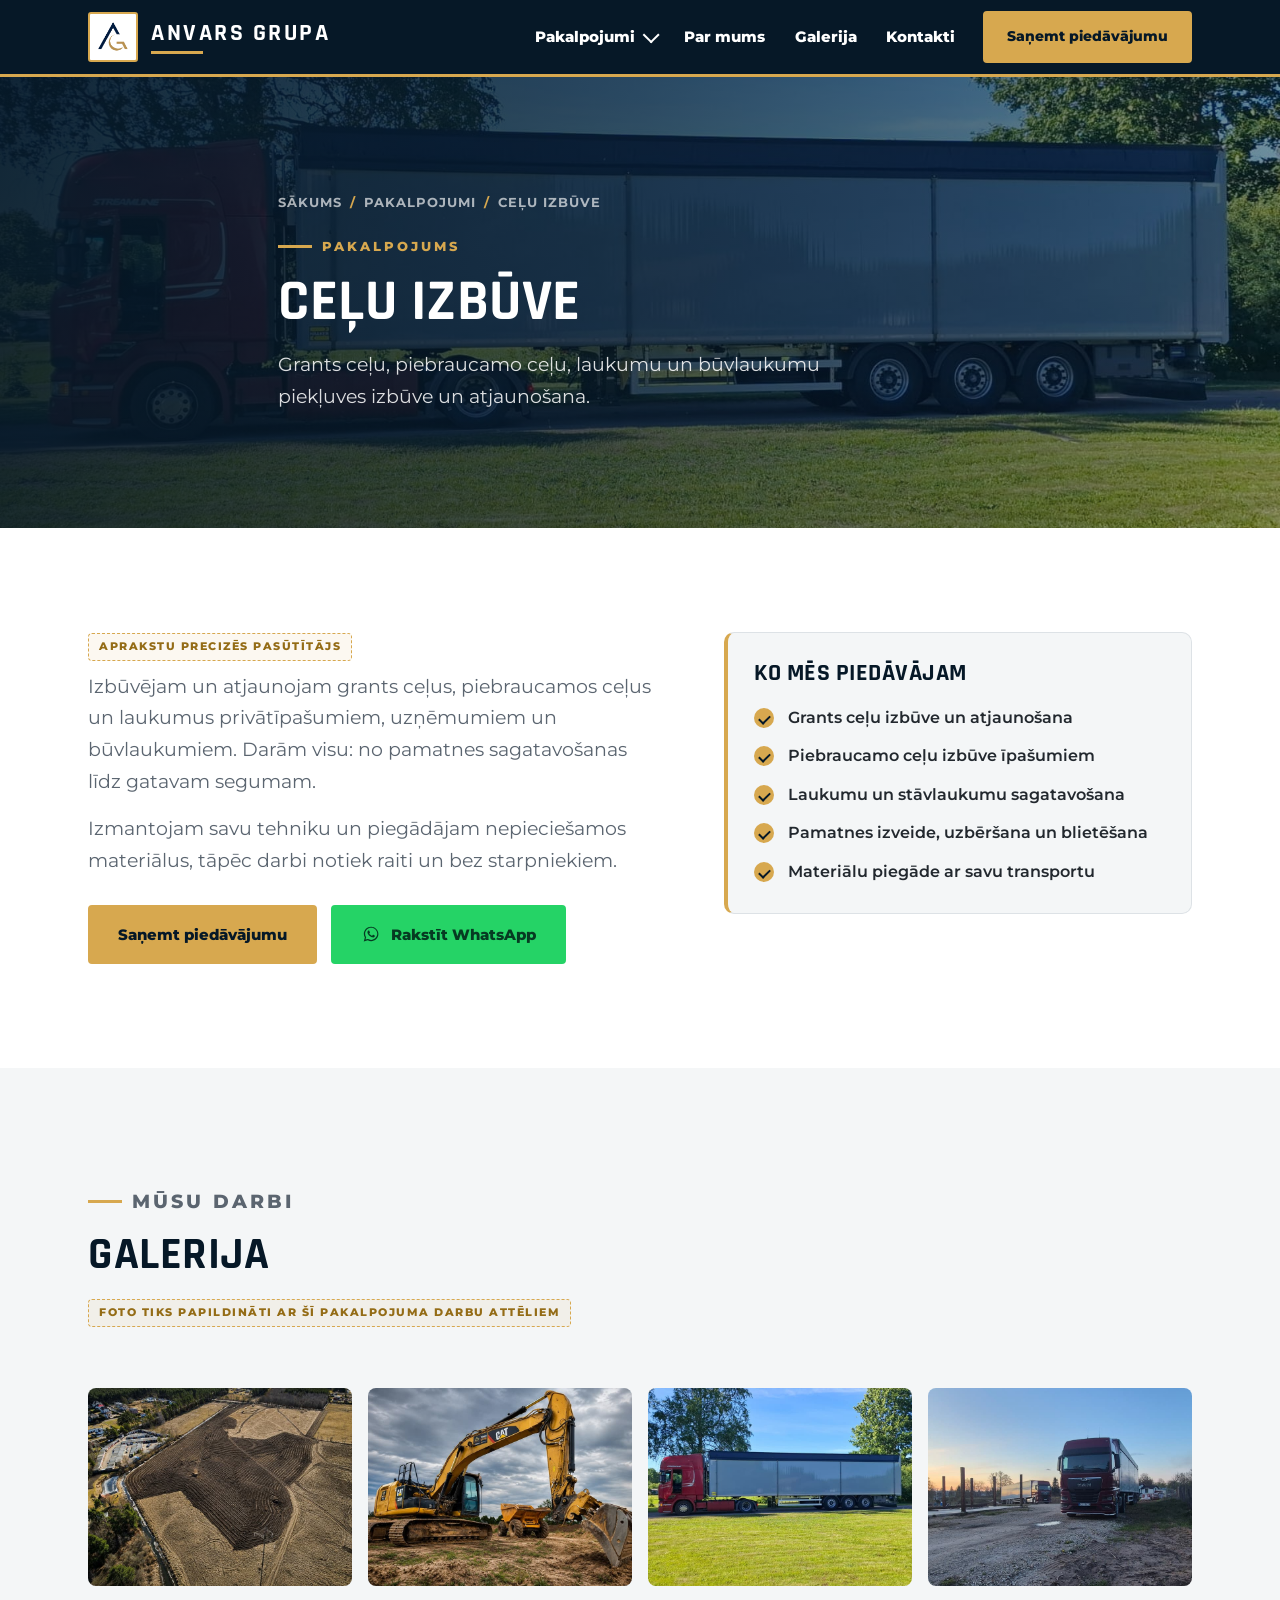
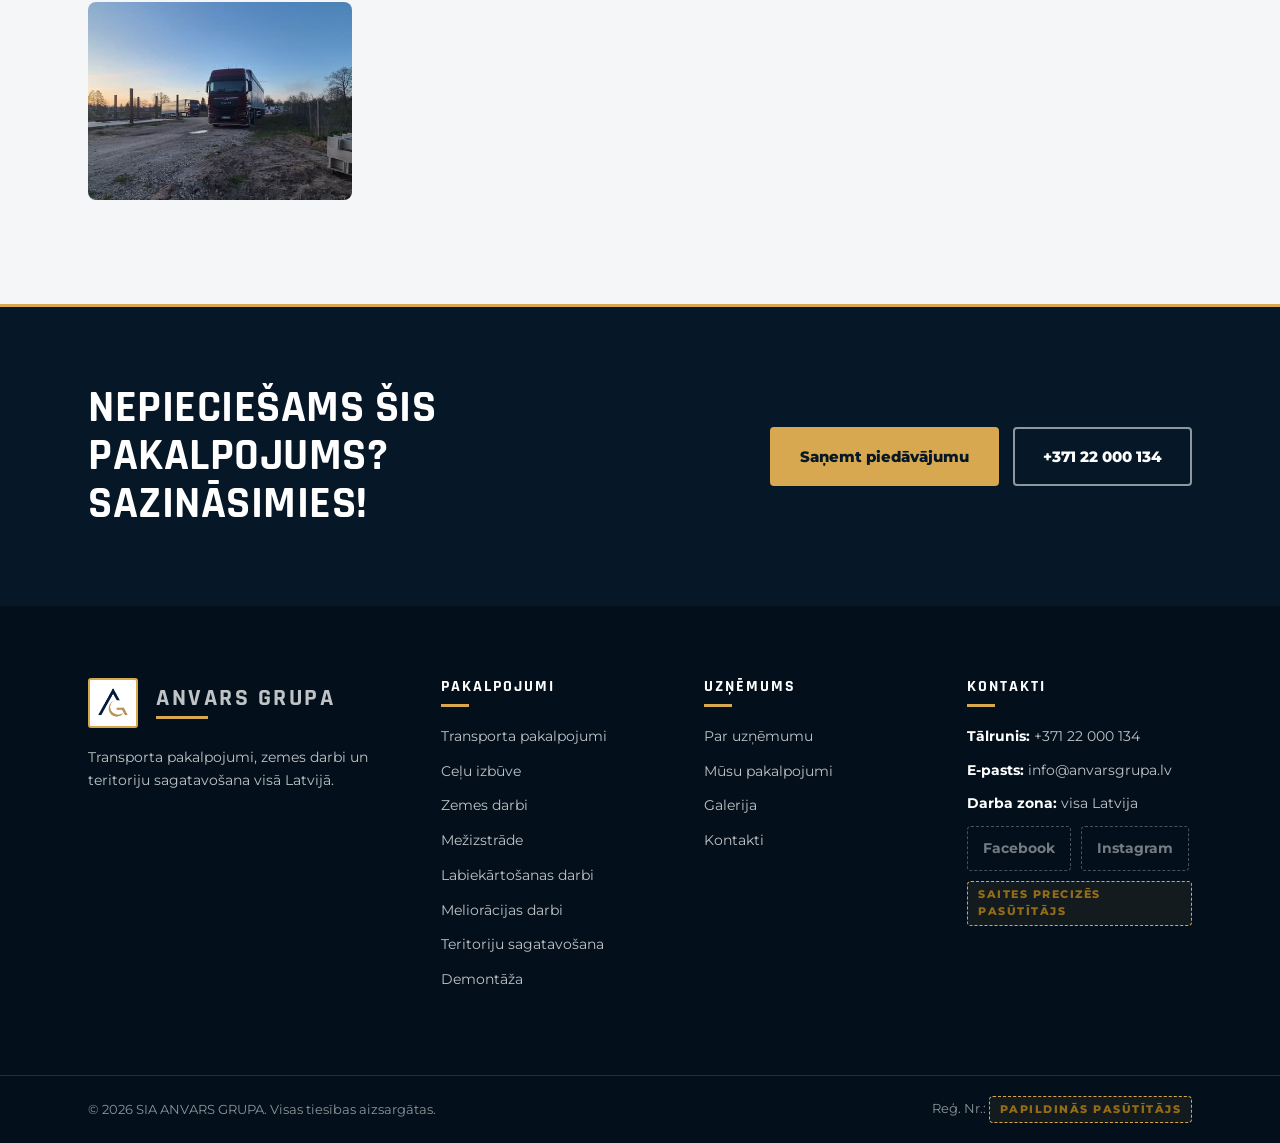
<file: celu-izbuve/index.html>
<!DOCTYPE html>
<html lang="lv">
<head>
  <meta charset="UTF-8">
  <meta name="viewport" content="width=device-width, initial-scale=1.0">
  <title>Ceļu izbūve | ANVARS GRUPA</title>
  <meta name="description" content="Grants ceļu, piebraucamo ceļu, laukumu un būvlaukumu piekļuves izbūve un atjaunošana visā Latvijā. SIA ANVARS GRUPA.">

  <link rel="preconnect" href="https://fonts.googleapis.com">
  <link rel="preconnect" href="https://fonts.gstatic.com" crossorigin>
  <link href="https://fonts.googleapis.com/css2?family=Rajdhani:wght@500;600;700&family=Montserrat:wght@400;600;700;800&display=swap" rel="stylesheet">

  <link rel="stylesheet" href="../css/style.css">
  <link rel="icon" type="image/png" href="../images/opt/logo.png">
</head>
<body>

  <header class="site-header">
    <div class="container header-inner">
      <a href="../index.html" class="brand" aria-label="ANVARS GRUPA, uz sākumu">
        <span class="brand-logo-wrap">
          <img src="../images/opt/logo.png" alt="ANVARS GRUPA logotips" class="brand-logo">
        </span>
        <span class="brand-text">
          <span class="brand-name">ANVARS GRUPA</span>
          <span class="brand-line"></span>
        </span>
      </a>

      <nav class="site-nav" id="site-nav" aria-label="Galvenā navigācija">
        <ul class="nav-list">
          <li class="nav-item has-dropdown">
            <button type="button" class="nav-link dropdown-toggle" aria-expanded="false">
              Pakalpojumi <span class="chevron" aria-hidden="true"></span>
            </button>
            <ul class="dropdown">
              <li><a href="../transporta-pakalpojumi/index.html">Transporta pakalpojumi</a></li>
              <li><a href="../celu-izbuve/index.html" aria-current="page">Ceļu izbūve</a></li>
              <li><a href="../zemes-darbi/index.html">Zemes darbi</a></li>
              <li><a href="../mezizstrade/index.html">Mežizstrāde</a></li>
              <li><a href="../labiekartosanas-darbi/index.html">Labiekārtošanas darbi</a></li>
              <li><a href="../melioracijas-darbi/index.html">Meliorācijas darbi</a></li>
              <li><a href="../teritoriju-sagatavosana/index.html">Teritoriju sagatavošana</a></li>
              <li><a href="../demontaza/index.html">Demontāža</a></li>
            </ul>
          </li>
          <li class="nav-item"><a href="../index.html#par-mums" class="nav-link">Par mums</a></li>
          <li class="nav-item"><a href="../index.html#galerija" class="nav-link">Galerija</a></li>
          <li class="nav-item"><a href="../index.html#kontakti" class="nav-link">Kontakti</a></li>
          <li class="nav-item nav-cta"><a href="../index.html#kontakti" class="btn">Saņemt piedāvājumu</a></li>
        </ul>
      </nav>

      <button type="button" class="nav-toggle" aria-expanded="false" aria-controls="site-nav" aria-label="Atvērt izvēlni">
        <span class="nav-toggle-bar"></span>
        <span class="nav-toggle-bar"></span>
        <span class="nav-toggle-bar"></span>
      </button>
    </div>
  </header>


  <!-- HERO -->

  <section class="page-hero">
    <img class="page-hero-img" src="../images/opt/transports28.jpg" alt="Vilcējs ar pārvietojamā dibena puspiekabi pļavā vasarā">
    <div class="hero-overlay"></div>
    <div class="container page-hero-inner">
      <nav class="breadcrumbs" aria-label="Atrašanās vieta">
        <a href="../index.html">Sākums</a>
        <span class="sep">/</span>
        <a href="../index.html#pakalpojumi">Pakalpojumi</a>
        <span class="sep">/</span>
        <span>Ceļu izbūve</span>
      </nav>
      <p class="kicker">Pakalpojums</p>
      <h1>Ceļu izbūve</h1>
      <p class="hero-lead">Grants ceļu, piebraucamo ceļu, laukumu un būvlaukumu piekļuves izbūve un atjaunošana.</p>
    </div>
  </section>


  <!-- APRAKSTS UN PRIEKŠROCĪBAS -->

  <section class="section">
    <div class="container service-layout">
      <div class="service-text" data-reveal>
        <span class="ph-note">Aprakstu precizēs pasūtītājs</span>
          <p>Izbūvējam un atjaunojam grants ceļus, piebraucamos ceļus un laukumus privātīpašumiem, uzņēmumiem un būvlaukumiem. Darām visu: no pamatnes sagatavošanas līdz gatavam segumam.</p>
          <p>Izmantojam savu tehniku un piegādājam nepieciešamos materiālus, tāpēc darbi notiek raiti un bez starpniekiem.</p>
        <div class="hero-actions">
          <a href="../index.html#kontakti" class="btn">Saņemt piedāvājumu</a>
          <a href="https://wa.me/37122000134?text=Labdien!%20V%C4%93los%20sa%C5%86emt%20pied%C4%81v%C4%81jumu%20par%20ce%C4%BCu%20izb%C5%ABvi." class="btn btn--wa" target="_blank" rel="noopener">
            <svg viewBox="0 0 32 32" aria-hidden="true" fill="currentColor"><path d="M16.1 4.2c-6.4 0-11.6 5.2-11.6 11.5 0 2.2.6 4.2 1.7 6l-1.8 6.1 6.4-1.7c1.7 1 3.5 1.3 5.4 1.3 6.4 0 11.6-5.2 11.6-11.5S22.5 4.2 16.1 4.2zm0 21.2c-1.7 0-3.4-.5-4.8-1.3l-.4-.2-3.7 1 1-3.6-.2-.4c-1-1.6-1.4-3.4-1.4-5.2 0-5.3 4.3-9.6 9.7-9.6s9.7 4.3 9.7 9.6-4.4 9.7-9.9 9.7zm5.4-7.2c-.2-.1-1.8-.8-2-.9-.2-.1-.5-.1-.7.1-.2.4-.8 1-1 1.2-.1.2-.4.2-.6.1-.2-.1-1.2-.5-2.3-1.4-.8-.7-1.4-1.7-1.6-1.9-.1-.2 0-.5.1-.6.1-.1.2-.4.5-.5.1-.1.2-.2.4-.5.1-.1 0-.4 0-.5 0-.1-.7-1.7-1-2.3-.2-.6-.5-.5-.7-.5h-.6c-.2 0-.5.1-.7.4-.2.2-1 1-1 2.4s1 2.8 1.2 3c.1.2 2 3.2 5 4.4.7.4 1.3.5 1.7.6.7.2 1.3.1 1.8.1.6-.1 1.8-.7 2-1.4.2-.7.2-1.3.2-1.4-.1-.1-.4-.2-.6-.3z"/></svg>
            Rakstīt WhatsApp
          </a>
        </div>
      </div>

      <aside class="benefit-panel" data-reveal style="--reveal-delay: 0.12s">
        <h3>Ko mēs piedāvājam</h3>
        <ul class="benefit-list">
            <li>Grants ceļu izbūve un atjaunošana</li>
            <li>Piebraucamo ceļu izbūve īpašumiem</li>
            <li>Laukumu un stāvlaukumu sagatavošana</li>
            <li>Pamatnes izveide, uzbēršana un blietēšana</li>
            <li>Materiālu piegāde ar savu transportu</li>
        </ul>
      </aside>
    </div>
  </section>


  <!-- GALERIJA -->

  <section class="section section--light">
    <div class="container">
      <div class="section-head" data-reveal>
        <p class="kicker">Mūsu darbi</p>
        <h2>Galerija</h2>
        <p><span class="ph-note">Foto tiks papildināti ar šī pakalpojuma darbu attēliem</span></p>
      </div>
      <div class="gallery-grid" data-reveal>
        <button type="button" class="gallery-item" data-full="../images/opt/sagatavosana1.jpg">
          <img src="../images/opt/sagatavosana1-thumb.jpg" alt="Sagatavots un nolīdzināts laukums no gaisa" loading="lazy">
        </button>
        <button type="button" class="gallery-item" data-full="../images/opt/raksana1.jpg">
          <img src="../images/opt/raksana1-thumb.jpg" alt="Ekskavators un pašizgāzējs pamatnes darbos" loading="lazy">
        </button>
        <button type="button" class="gallery-item" data-full="../images/opt/transports28.jpg">
          <img src="../images/opt/transports28-thumb.jpg" alt="Vilcējs ar pārvietojamā dibena puspiekabi pļavā vasarā" loading="lazy">
        </button>
        <button type="button" class="gallery-item" data-full="../images/opt/transports7.jpg">
          <img src="../images/opt/transports7-thumb.jpg" alt="Kravas automašīna izbūvējamā laukuma malā" loading="lazy">
        </button>
        <button type="button" class="gallery-item" data-full="../images/opt/transports8.jpg">
          <img src="../images/opt/transports8-thumb.jpg" alt="Materiālu piegāde: betona bloki uz paletes objekta malā" loading="lazy">
        </button>
      </div>
    </div>
  </section>


  <!-- CTA -->

  <section class="cta-band">
    <div class="container cta-inner">
      <h2>Nepieciešams šis pakalpojums? Sazināsimies!</h2>
      <div class="hero-actions">
        <a href="../index.html#kontakti" class="btn">Saņemt piedāvājumu</a>
        <a href="tel:+37122000134" class="btn btn--outline">+371&nbsp;22&nbsp;000&nbsp;134</a>
      </div>
    </div>
  </section>


  <footer class="site-footer">
    <div class="container footer-grid">

      <div class="footer-col footer-brand">
        <a href="../index.html" class="brand" aria-label="ANVARS GRUPA, uz sākumu">
          <span class="brand-logo-wrap">
            <img src="../images/opt/logo.png" alt="ANVARS GRUPA logotips" class="brand-logo">
          </span>
          <span class="brand-text">
            <span class="brand-name">ANVARS GRUPA</span>
            <span class="brand-line"></span>
          </span>
        </a>
        <p>Transporta pakalpojumi, zemes darbi un teritoriju sagatavošana visā Latvijā.</p>
      </div>

      <div class="footer-col">
        <h3>Pakalpojumi</h3>
        <a href="../transporta-pakalpojumi/index.html">Transporta pakalpojumi</a>
        <a href="../celu-izbuve/index.html">Ceļu izbūve</a>
        <a href="../zemes-darbi/index.html">Zemes darbi</a>
        <a href="../mezizstrade/index.html">Mežizstrāde</a>
        <a href="../labiekartosanas-darbi/index.html">Labiekārtošanas darbi</a>
        <a href="../melioracijas-darbi/index.html">Meliorācijas darbi</a>
        <a href="../teritoriju-sagatavosana/index.html">Teritoriju sagatavošana</a>
        <a href="../demontaza/index.html">Demontāža</a>
      </div>

      <div class="footer-col">
        <h3>Uzņēmums</h3>
        <a href="../index.html#par-mums">Par uzņēmumu</a>
        <a href="../index.html#pakalpojumi">Mūsu pakalpojumi</a>
        <a href="../index.html#galerija">Galerija</a>
        <a href="../index.html#kontakti">Kontakti</a>
      </div>

      <div class="footer-col">
        <h3>Kontakti</h3>
        <p><strong>Tālrunis:</strong> <a href="tel:+37122000134">+371&nbsp;22&nbsp;000&nbsp;134</a></p>
        <p><strong>E-pasts:</strong> <a href="mailto:info@anvarsgrupa.lv">info@anvarsgrupa.lv</a></p>
        <p><strong>Darba zona:</strong> visa Latvija</p>
        <div class="social-pending">
          <span>Facebook</span>
          <span>Instagram</span>
          <span class="ph-note">Saites precizēs pasūtītājs</span>
        </div>
      </div>

    </div>

    <div class="footer-bottom">
      <div class="container footer-bottom-inner">
        <p>© <span data-year>2026</span> SIA ANVARS GRUPA. Visas tiesības aizsargātas.</p>
        <p>Reģ. Nr.: <span class="ph-note">Papildinās pasūtītājs</span></p>
      </div>
    </div>
  </footer>

  <!-- Ātrās saziņas josla (tikai mobilajā, parādās pēc hero) -->

  <nav class="mobile-bar" aria-label="Ātrā saziņa">
    <a class="mobile-bar-btn mobile-bar-btn--call" href="tel:+37122000134">
      <svg viewBox="0 0 24 24" aria-hidden="true" fill="none" stroke="currentColor" stroke-width="2" stroke-linecap="round" stroke-linejoin="round">
        <path d="M22 16.9v3a2 2 0 0 1-2.2 2 19.8 19.8 0 0 1-8.6-3 19.5 19.5 0 0 1-6-6 19.8 19.8 0 0 1-3-8.7A2 2 0 0 1 4.1 2h3a2 2 0 0 1 2 1.7c.1 1 .4 2 .7 2.8a2 2 0 0 1-.5 2.1L8.1 9.9a16 16 0 0 0 6 6l1.3-1.2a2 2 0 0 1 2.1-.5c.9.3 1.9.6 2.8.7a2 2 0 0 1 1.7 2z"/>
      </svg>
      Zvanīt
    </a>
    <a class="mobile-bar-btn mobile-bar-btn--wa" href="https://wa.me/37122000134?text=Labdien!%20V%C4%93los%20sa%C5%86emt%20pied%C4%81v%C4%81jumu%20par%20ce%C4%BCu%20izb%C5%ABvi." target="_blank" rel="noopener">
      <svg viewBox="0 0 32 32" aria-hidden="true" fill="currentColor">
        <path d="M16.1 4.2c-6.4 0-11.6 5.2-11.6 11.5 0 2.2.6 4.2 1.7 6l-1.8 6.1 6.4-1.7c1.7 1 3.5 1.3 5.4 1.3 6.4 0 11.6-5.2 11.6-11.5S22.5 4.2 16.1 4.2zm0 21.2c-1.7 0-3.4-.5-4.8-1.3l-.4-.2-3.7 1 1-3.6-.2-.4c-1-1.6-1.4-3.4-1.4-5.2 0-5.3 4.3-9.6 9.7-9.6s9.7 4.3 9.7 9.6-4.4 9.7-9.9 9.7zm5.4-7.2c-.2-.1-1.8-.8-2-.9-.2-.1-.5-.1-.7.1-.2.4-.8 1-1 1.2-.1.2-.4.2-.6.1-.2-.1-1.2-.5-2.3-1.4-.8-.7-1.4-1.7-1.6-1.9-.1-.2 0-.5.1-.6.1-.1.2-.4.5-.5.1-.1.2-.2.4-.5.1-.1 0-.4 0-.5 0-.1-.7-1.7-1-2.3-.2-.6-.5-.5-.7-.5h-.6c-.2 0-.5.1-.7.4-.2.2-1 1-1 2.4s1 2.8 1.2 3c.1.2 2 3.2 5 4.4.7.4 1.3.5 1.7.6.7.2 1.3.1 1.8.1.6-.1 1.8-.7 2-1.4.2-.7.2-1.3.2-1.4-.1-.1-.4-.2-.6-.3z"/>
      </svg>
      WhatsApp
    </a>
  </nav>

  <script src="../js/main.js" defer></script>
</body>
</html>
</file>
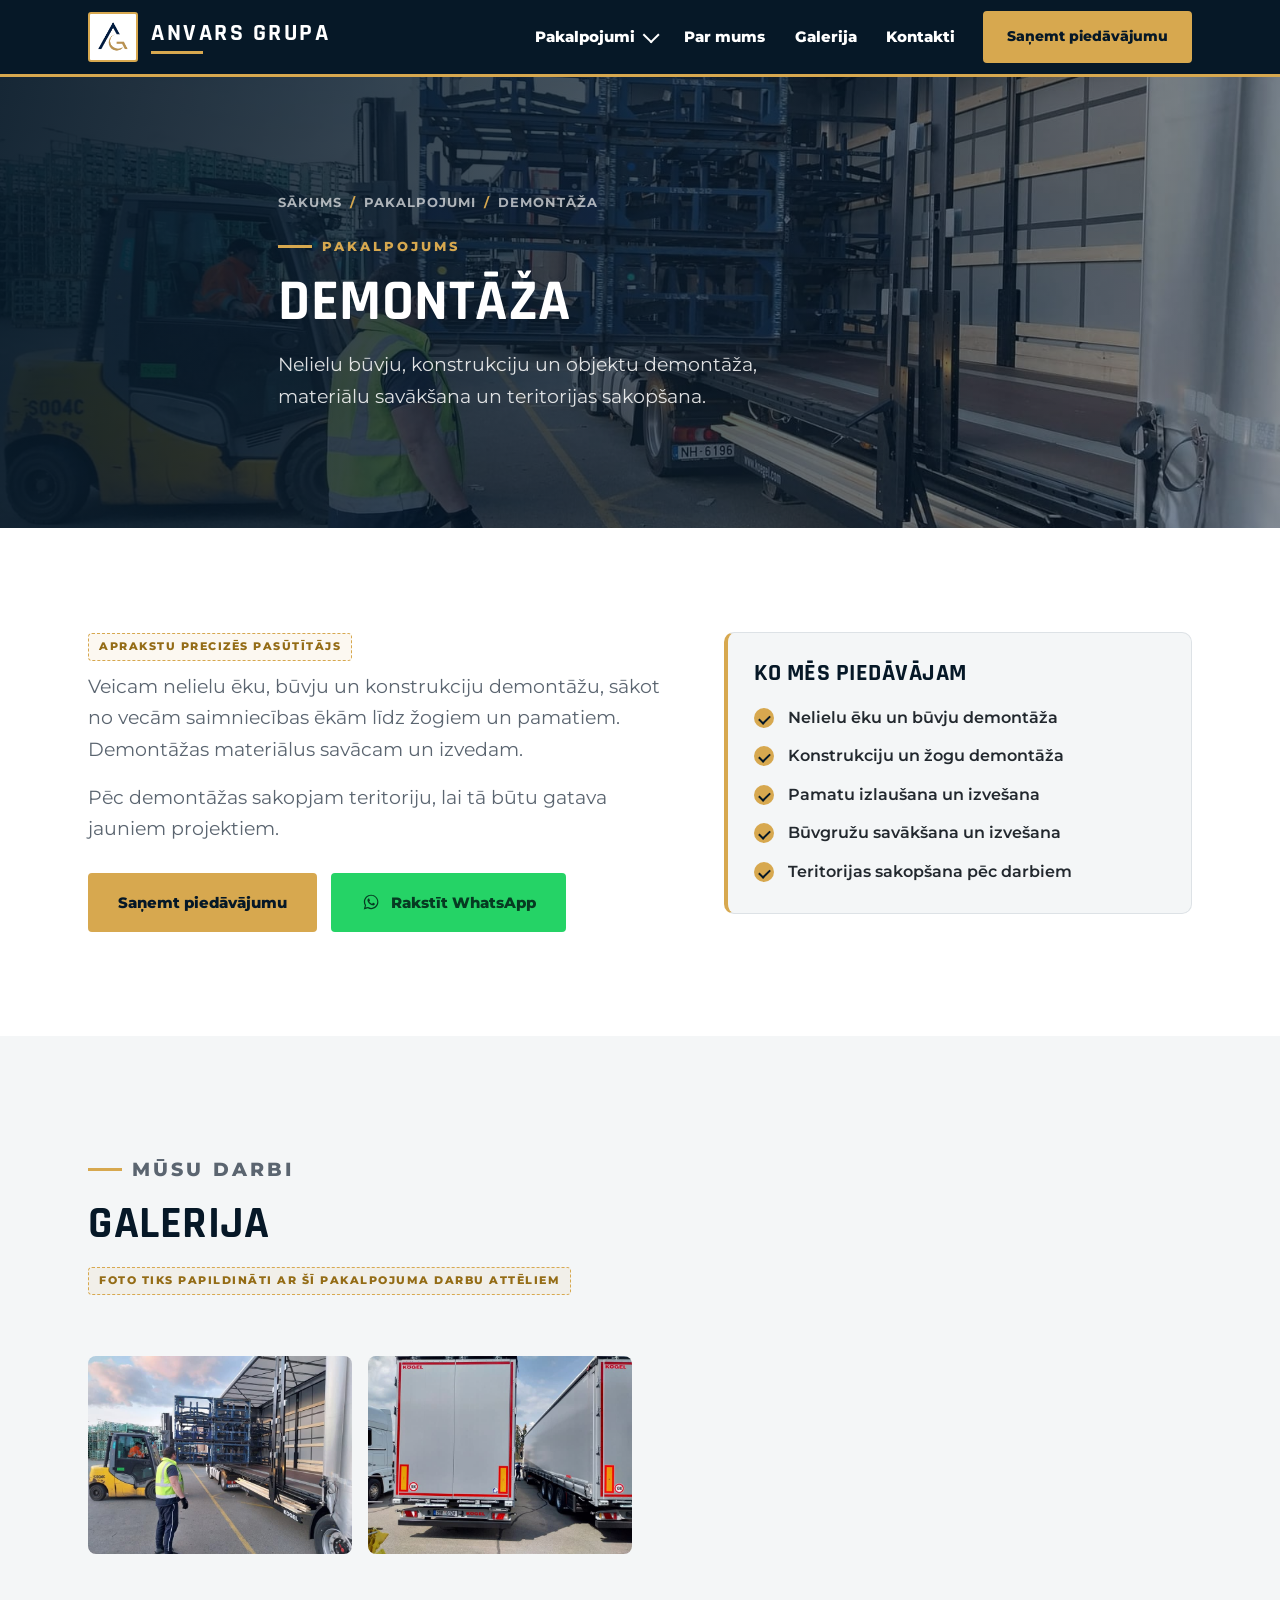
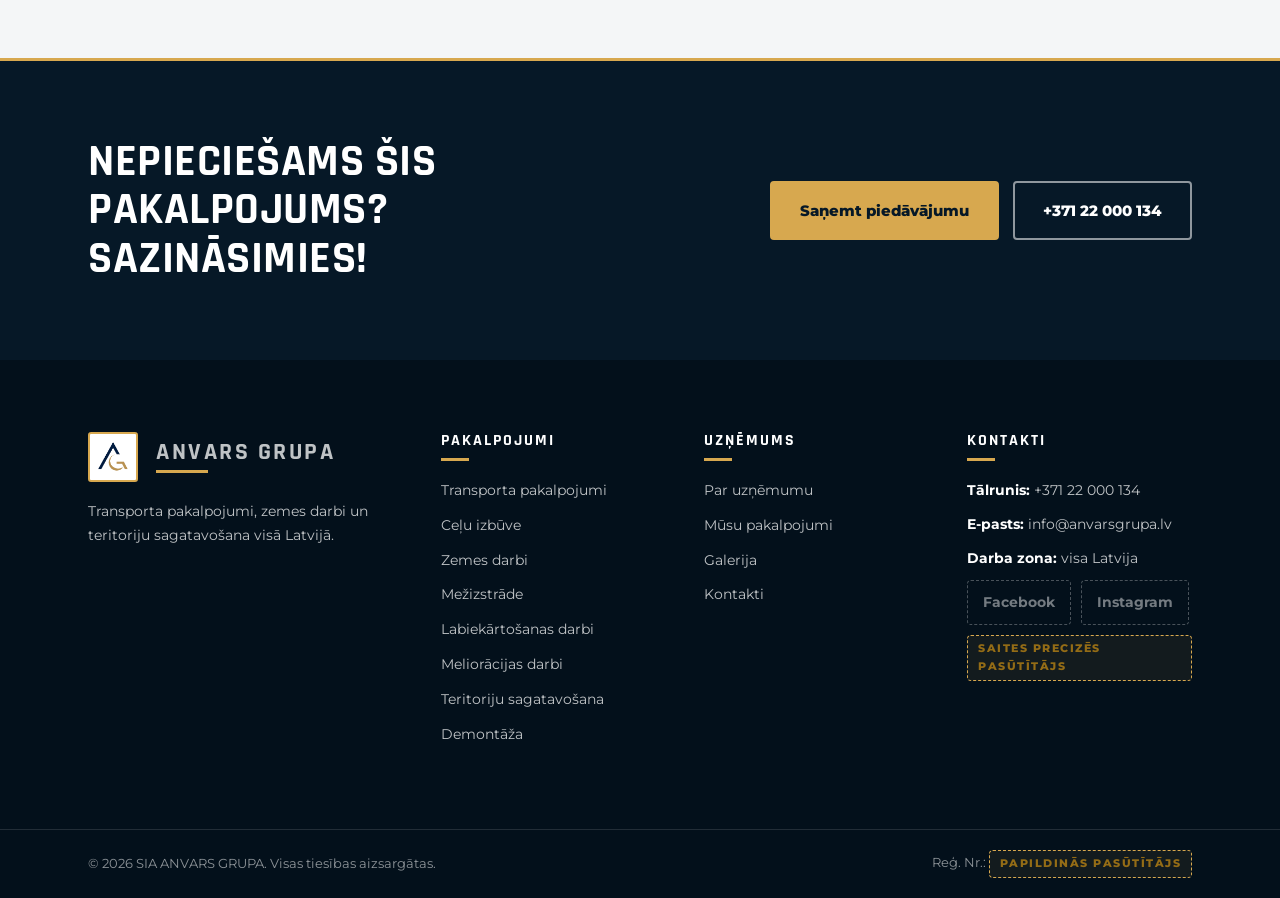
<file: demontaza/index.html>
<!DOCTYPE html>
<html lang="lv">
<head>
  <meta charset="UTF-8">
  <meta name="viewport" content="width=device-width, initial-scale=1.0">
  <title>Demontāža | ANVARS GRUPA</title>
  <meta name="description" content="Nelielu būvju, konstrukciju un objektu demontāža, materiālu savākšana un teritorijas sakopšana visā Latvijā. SIA ANVARS GRUPA.">

  <link rel="preconnect" href="https://fonts.googleapis.com">
  <link rel="preconnect" href="https://fonts.gstatic.com" crossorigin>
  <link href="https://fonts.googleapis.com/css2?family=Rajdhani:wght@500;600;700&family=Montserrat:wght@400;600;700;800&display=swap" rel="stylesheet">

  <link rel="stylesheet" href="../css/style.css">
  <link rel="icon" type="image/png" href="../images/opt/logo.png">
</head>
<body>

  <header class="site-header">
    <div class="container header-inner">
      <a href="../index.html" class="brand" aria-label="ANVARS GRUPA, uz sākumu">
        <span class="brand-logo-wrap">
          <img src="../images/opt/logo.png" alt="ANVARS GRUPA logotips" class="brand-logo">
        </span>
        <span class="brand-text">
          <span class="brand-name">ANVARS GRUPA</span>
          <span class="brand-line"></span>
        </span>
      </a>

      <nav class="site-nav" id="site-nav" aria-label="Galvenā navigācija">
        <ul class="nav-list">
          <li class="nav-item has-dropdown">
            <button type="button" class="nav-link dropdown-toggle" aria-expanded="false">
              Pakalpojumi <span class="chevron" aria-hidden="true"></span>
            </button>
            <ul class="dropdown">
              <li><a href="../transporta-pakalpojumi/index.html">Transporta pakalpojumi</a></li>
              <li><a href="../celu-izbuve/index.html">Ceļu izbūve</a></li>
              <li><a href="../zemes-darbi/index.html">Zemes darbi</a></li>
              <li><a href="../mezizstrade/index.html">Mežizstrāde</a></li>
              <li><a href="../labiekartosanas-darbi/index.html">Labiekārtošanas darbi</a></li>
              <li><a href="../melioracijas-darbi/index.html">Meliorācijas darbi</a></li>
              <li><a href="../teritoriju-sagatavosana/index.html">Teritoriju sagatavošana</a></li>
              <li><a href="../demontaza/index.html" aria-current="page">Demontāža</a></li>
            </ul>
          </li>
          <li class="nav-item"><a href="../index.html#par-mums" class="nav-link">Par mums</a></li>
          <li class="nav-item"><a href="../index.html#galerija" class="nav-link">Galerija</a></li>
          <li class="nav-item"><a href="../index.html#kontakti" class="nav-link">Kontakti</a></li>
          <li class="nav-item nav-cta"><a href="../index.html#kontakti" class="btn">Saņemt piedāvājumu</a></li>
        </ul>
      </nav>

      <button type="button" class="nav-toggle" aria-expanded="false" aria-controls="site-nav" aria-label="Atvērt izvēlni">
        <span class="nav-toggle-bar"></span>
        <span class="nav-toggle-bar"></span>
        <span class="nav-toggle-bar"></span>
      </button>
    </div>
  </header>


  <!-- HERO -->

  <section class="page-hero">
    <img class="page-hero-img" src="../images/opt/transports20.jpg" alt="Materiālu iekraušana un savākšana objektā">
    <div class="hero-overlay"></div>
    <div class="container page-hero-inner">
      <nav class="breadcrumbs" aria-label="Atrašanās vieta">
        <a href="../index.html">Sākums</a>
        <span class="sep">/</span>
        <a href="../index.html#pakalpojumi">Pakalpojumi</a>
        <span class="sep">/</span>
        <span>Demontāža</span>
      </nav>
      <p class="kicker">Pakalpojums</p>
      <h1>Demontāža</h1>
      <p class="hero-lead">Nelielu būvju, konstrukciju un objektu demontāža, materiālu savākšana un teritorijas sakopšana.</p>
    </div>
  </section>


  <!-- APRAKSTS UN PRIEKŠROCĪBAS -->

  <section class="section">
    <div class="container service-layout">
      <div class="service-text" data-reveal>
        <span class="ph-note">Aprakstu precizēs pasūtītājs</span>
          <p>Veicam nelielu ēku, būvju un konstrukciju demontāžu, sākot no vecām saimniecības ēkām līdz žogiem un pamatiem. Demontāžas materiālus savācam un izvedam.</p>
          <p>Pēc demontāžas sakopjam teritoriju, lai tā būtu gatava jauniem projektiem.</p>
        <div class="hero-actions">
          <a href="../index.html#kontakti" class="btn">Saņemt piedāvājumu</a>
          <a href="https://wa.me/37122000134?text=Labdien!%20V%C4%93los%20sa%C5%86emt%20pied%C4%81v%C4%81jumu%20par%20demont%C4%81%C5%BEu." class="btn btn--wa" target="_blank" rel="noopener">
            <svg viewBox="0 0 32 32" aria-hidden="true" fill="currentColor"><path d="M16.1 4.2c-6.4 0-11.6 5.2-11.6 11.5 0 2.2.6 4.2 1.7 6l-1.8 6.1 6.4-1.7c1.7 1 3.5 1.3 5.4 1.3 6.4 0 11.6-5.2 11.6-11.5S22.5 4.2 16.1 4.2zm0 21.2c-1.7 0-3.4-.5-4.8-1.3l-.4-.2-3.7 1 1-3.6-.2-.4c-1-1.6-1.4-3.4-1.4-5.2 0-5.3 4.3-9.6 9.7-9.6s9.7 4.3 9.7 9.6-4.4 9.7-9.9 9.7zm5.4-7.2c-.2-.1-1.8-.8-2-.9-.2-.1-.5-.1-.7.1-.2.4-.8 1-1 1.2-.1.2-.4.2-.6.1-.2-.1-1.2-.5-2.3-1.4-.8-.7-1.4-1.7-1.6-1.9-.1-.2 0-.5.1-.6.1-.1.2-.4.5-.5.1-.1.2-.2.4-.5.1-.1 0-.4 0-.5 0-.1-.7-1.7-1-2.3-.2-.6-.5-.5-.7-.5h-.6c-.2 0-.5.1-.7.4-.2.2-1 1-1 2.4s1 2.8 1.2 3c.1.2 2 3.2 5 4.4.7.4 1.3.5 1.7.6.7.2 1.3.1 1.8.1.6-.1 1.8-.7 2-1.4.2-.7.2-1.3.2-1.4-.1-.1-.4-.2-.6-.3z"/></svg>
            Rakstīt WhatsApp
          </a>
        </div>
      </div>

      <aside class="benefit-panel" data-reveal style="--reveal-delay: 0.12s">
        <h3>Ko mēs piedāvājam</h3>
        <ul class="benefit-list">
            <li>Nelielu ēku un būvju demontāža</li>
            <li>Konstrukciju un žogu demontāža</li>
            <li>Pamatu izlaušana un izvešana</li>
            <li>Būvgružu savākšana un izvešana</li>
            <li>Teritorijas sakopšana pēc darbiem</li>
        </ul>
      </aside>
    </div>
  </section>


  <!-- GALERIJA -->

  <section class="section section--light">
    <div class="container">
      <div class="section-head" data-reveal>
        <p class="kicker">Mūsu darbi</p>
        <h2>Galerija</h2>
        <p><span class="ph-note">Foto tiks papildināti ar šī pakalpojuma darbu attēliem</span></p>
      </div>
      <div class="gallery-grid" data-reveal>
        <button type="button" class="gallery-item" data-full="../images/opt/transports20.jpg">
          <img src="../images/opt/transports20-thumb.jpg" alt="Kravas iekraušana ar autoiekrāvēju" loading="lazy">
        </button>
        <button type="button" class="gallery-item" data-full="../images/opt/transports17.jpg">
          <img src="../images/opt/transports17-thumb.jpg" alt="Divas aizkaru puspiekabes no aizmugures" loading="lazy">
        </button>
      </div>
    </div>
  </section>


  <!-- CTA -->

  <section class="cta-band">
    <div class="container cta-inner">
      <h2>Nepieciešams šis pakalpojums? Sazināsimies!</h2>
      <div class="hero-actions">
        <a href="../index.html#kontakti" class="btn">Saņemt piedāvājumu</a>
        <a href="tel:+37122000134" class="btn btn--outline">+371&nbsp;22&nbsp;000&nbsp;134</a>
      </div>
    </div>
  </section>


  <footer class="site-footer">
    <div class="container footer-grid">

      <div class="footer-col footer-brand">
        <a href="../index.html" class="brand" aria-label="ANVARS GRUPA, uz sākumu">
          <span class="brand-logo-wrap">
            <img src="../images/opt/logo.png" alt="ANVARS GRUPA logotips" class="brand-logo">
          </span>
          <span class="brand-text">
            <span class="brand-name">ANVARS GRUPA</span>
            <span class="brand-line"></span>
          </span>
        </a>
        <p>Transporta pakalpojumi, zemes darbi un teritoriju sagatavošana visā Latvijā.</p>
      </div>

      <div class="footer-col">
        <h3>Pakalpojumi</h3>
        <a href="../transporta-pakalpojumi/index.html">Transporta pakalpojumi</a>
        <a href="../celu-izbuve/index.html">Ceļu izbūve</a>
        <a href="../zemes-darbi/index.html">Zemes darbi</a>
        <a href="../mezizstrade/index.html">Mežizstrāde</a>
        <a href="../labiekartosanas-darbi/index.html">Labiekārtošanas darbi</a>
        <a href="../melioracijas-darbi/index.html">Meliorācijas darbi</a>
        <a href="../teritoriju-sagatavosana/index.html">Teritoriju sagatavošana</a>
        <a href="../demontaza/index.html">Demontāža</a>
      </div>

      <div class="footer-col">
        <h3>Uzņēmums</h3>
        <a href="../index.html#par-mums">Par uzņēmumu</a>
        <a href="../index.html#pakalpojumi">Mūsu pakalpojumi</a>
        <a href="../index.html#galerija">Galerija</a>
        <a href="../index.html#kontakti">Kontakti</a>
      </div>

      <div class="footer-col">
        <h3>Kontakti</h3>
        <p><strong>Tālrunis:</strong> <a href="tel:+37122000134">+371&nbsp;22&nbsp;000&nbsp;134</a></p>
        <p><strong>E-pasts:</strong> <a href="mailto:info@anvarsgrupa.lv">info@anvarsgrupa.lv</a></p>
        <p><strong>Darba zona:</strong> visa Latvija</p>
        <div class="social-pending">
          <span>Facebook</span>
          <span>Instagram</span>
          <span class="ph-note">Saites precizēs pasūtītājs</span>
        </div>
      </div>

    </div>

    <div class="footer-bottom">
      <div class="container footer-bottom-inner">
        <p>© <span data-year>2026</span> SIA ANVARS GRUPA. Visas tiesības aizsargātas.</p>
        <p>Reģ. Nr.: <span class="ph-note">Papildinās pasūtītājs</span></p>
      </div>
    </div>
  </footer>

  <!-- Ātrās saziņas josla (tikai mobilajā, parādās pēc hero) -->

  <nav class="mobile-bar" aria-label="Ātrā saziņa">
    <a class="mobile-bar-btn mobile-bar-btn--call" href="tel:+37122000134">
      <svg viewBox="0 0 24 24" aria-hidden="true" fill="none" stroke="currentColor" stroke-width="2" stroke-linecap="round" stroke-linejoin="round">
        <path d="M22 16.9v3a2 2 0 0 1-2.2 2 19.8 19.8 0 0 1-8.6-3 19.5 19.5 0 0 1-6-6 19.8 19.8 0 0 1-3-8.7A2 2 0 0 1 4.1 2h3a2 2 0 0 1 2 1.7c.1 1 .4 2 .7 2.8a2 2 0 0 1-.5 2.1L8.1 9.9a16 16 0 0 0 6 6l1.3-1.2a2 2 0 0 1 2.1-.5c.9.3 1.9.6 2.8.7a2 2 0 0 1 1.7 2z"/>
      </svg>
      Zvanīt
    </a>
    <a class="mobile-bar-btn mobile-bar-btn--wa" href="https://wa.me/37122000134?text=Labdien!%20V%C4%93los%20sa%C5%86emt%20pied%C4%81v%C4%81jumu%20par%20demont%C4%81%C5%BEu." target="_blank" rel="noopener">
      <svg viewBox="0 0 32 32" aria-hidden="true" fill="currentColor">
        <path d="M16.1 4.2c-6.4 0-11.6 5.2-11.6 11.5 0 2.2.6 4.2 1.7 6l-1.8 6.1 6.4-1.7c1.7 1 3.5 1.3 5.4 1.3 6.4 0 11.6-5.2 11.6-11.5S22.5 4.2 16.1 4.2zm0 21.2c-1.7 0-3.4-.5-4.8-1.3l-.4-.2-3.7 1 1-3.6-.2-.4c-1-1.6-1.4-3.4-1.4-5.2 0-5.3 4.3-9.6 9.7-9.6s9.7 4.3 9.7 9.6-4.4 9.7-9.9 9.7zm5.4-7.2c-.2-.1-1.8-.8-2-.9-.2-.1-.5-.1-.7.1-.2.4-.8 1-1 1.2-.1.2-.4.2-.6.1-.2-.1-1.2-.5-2.3-1.4-.8-.7-1.4-1.7-1.6-1.9-.1-.2 0-.5.1-.6.1-.1.2-.4.5-.5.1-.1.2-.2.4-.5.1-.1 0-.4 0-.5 0-.1-.7-1.7-1-2.3-.2-.6-.5-.5-.7-.5h-.6c-.2 0-.5.1-.7.4-.2.2-1 1-1 2.4s1 2.8 1.2 3c.1.2 2 3.2 5 4.4.7.4 1.3.5 1.7.6.7.2 1.3.1 1.8.1.6-.1 1.8-.7 2-1.4.2-.7.2-1.3.2-1.4-.1-.1-.4-.2-.6-.3z"/>
      </svg>
      WhatsApp
    </a>
  </nav>

  <script src="../js/main.js" defer></script>
</body>
</html>
</file>
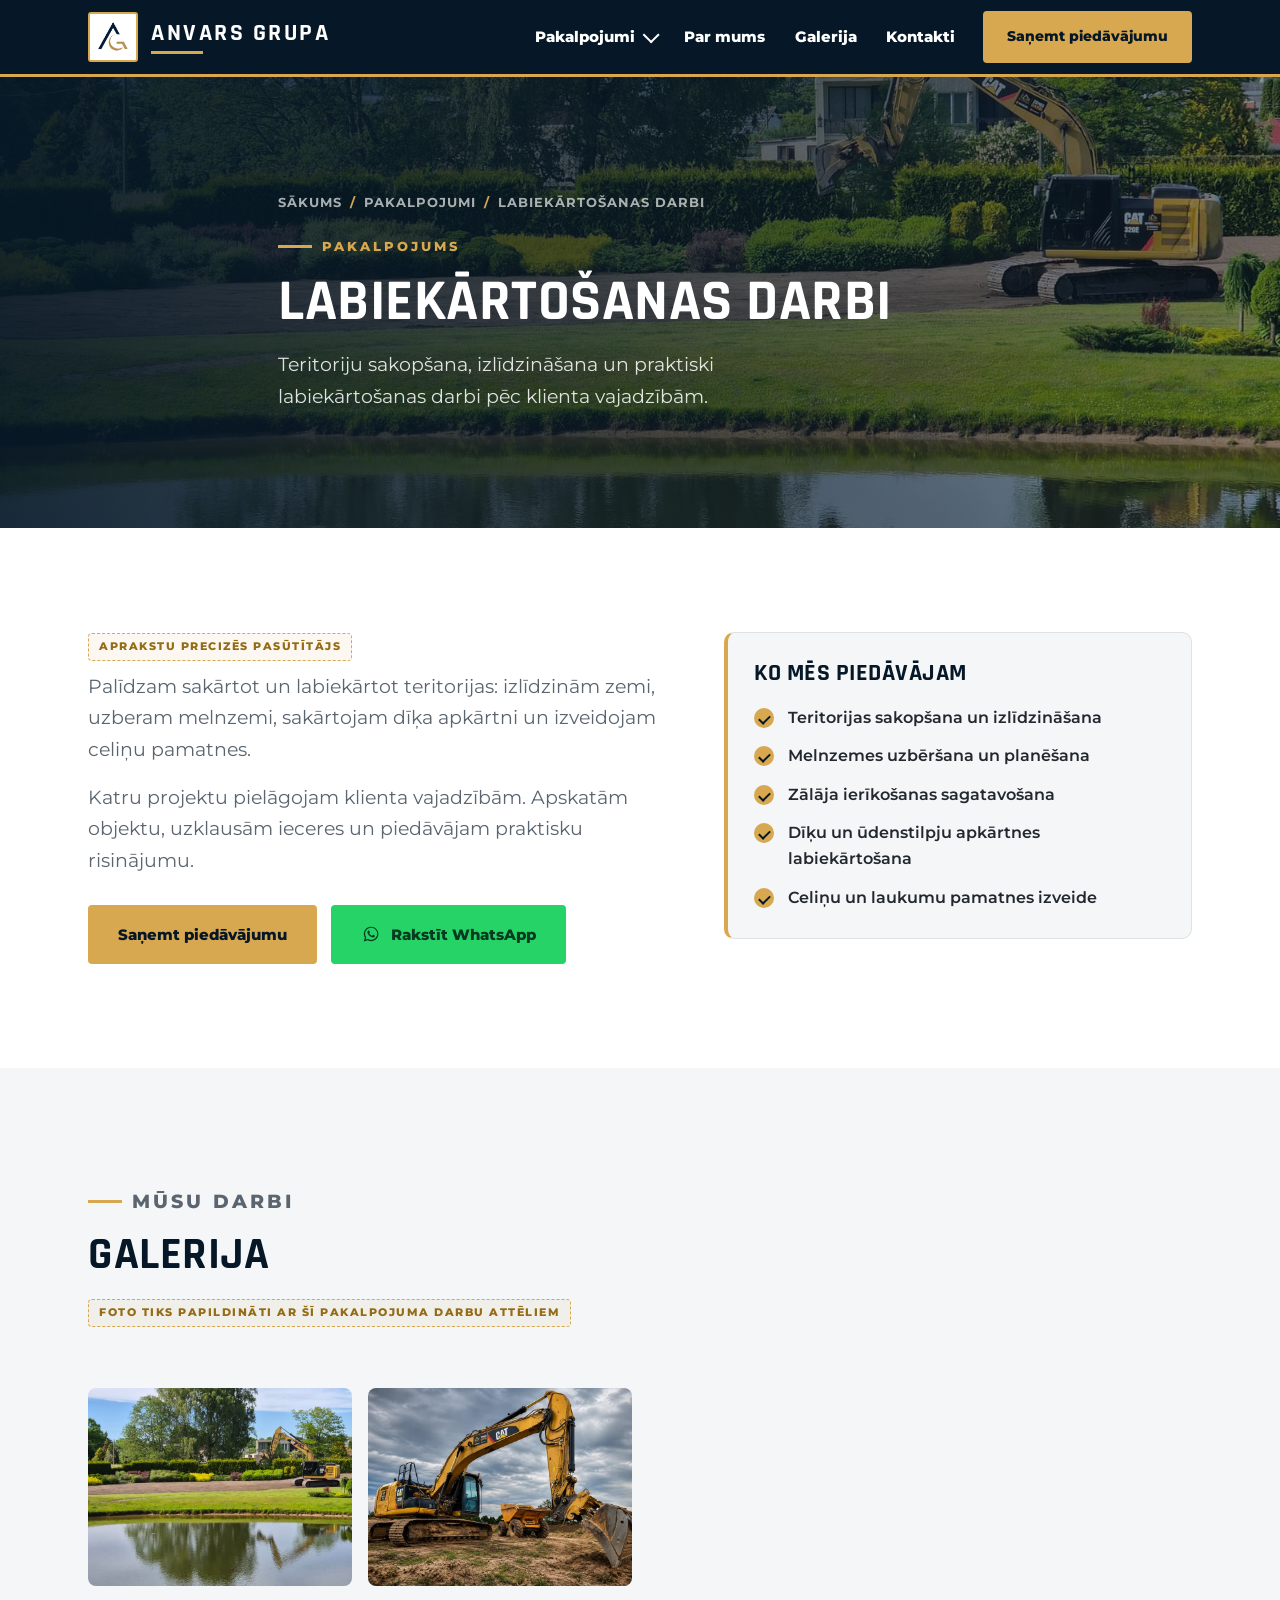
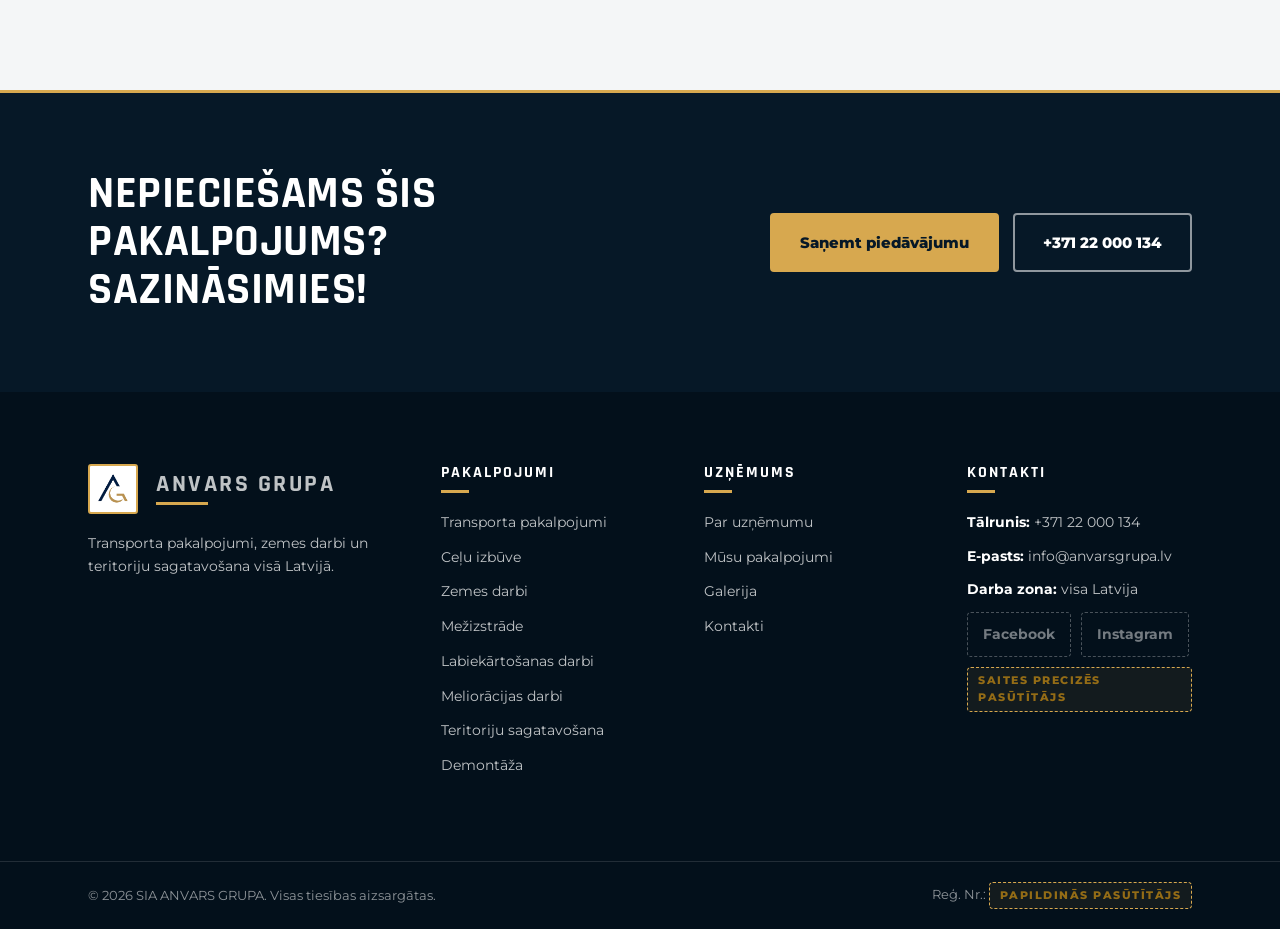
<file: labiekartosanas-darbi/index.html>
<!DOCTYPE html>
<html lang="lv">
<head>
  <meta charset="UTF-8">
  <meta name="viewport" content="width=device-width, initial-scale=1.0">
  <title>Labiekārtošanas darbi | ANVARS GRUPA</title>
  <meta name="description" content="Teritoriju sakopšana, izlīdzināšana un labiekārtošana pēc klienta ieceres visā Latvijā. SIA ANVARS GRUPA.">

  <link rel="preconnect" href="https://fonts.googleapis.com">
  <link rel="preconnect" href="https://fonts.gstatic.com" crossorigin>
  <link href="https://fonts.googleapis.com/css2?family=Rajdhani:wght@500;600;700&family=Montserrat:wght@400;600;700;800&display=swap" rel="stylesheet">

  <link rel="stylesheet" href="../css/style.css">
  <link rel="icon" type="image/png" href="../images/opt/logo.png">
</head>
<body>

  <header class="site-header">
    <div class="container header-inner">
      <a href="../index.html" class="brand" aria-label="ANVARS GRUPA, uz sākumu">
        <span class="brand-logo-wrap">
          <img src="../images/opt/logo.png" alt="ANVARS GRUPA logotips" class="brand-logo">
        </span>
        <span class="brand-text">
          <span class="brand-name">ANVARS GRUPA</span>
          <span class="brand-line"></span>
        </span>
      </a>

      <nav class="site-nav" id="site-nav" aria-label="Galvenā navigācija">
        <ul class="nav-list">
          <li class="nav-item has-dropdown">
            <button type="button" class="nav-link dropdown-toggle" aria-expanded="false">
              Pakalpojumi <span class="chevron" aria-hidden="true"></span>
            </button>
            <ul class="dropdown">
              <li><a href="../transporta-pakalpojumi/index.html">Transporta pakalpojumi</a></li>
              <li><a href="../celu-izbuve/index.html">Ceļu izbūve</a></li>
              <li><a href="../zemes-darbi/index.html">Zemes darbi</a></li>
              <li><a href="../mezizstrade/index.html">Mežizstrāde</a></li>
              <li><a href="../labiekartosanas-darbi/index.html" aria-current="page">Labiekārtošanas darbi</a></li>
              <li><a href="../melioracijas-darbi/index.html">Meliorācijas darbi</a></li>
              <li><a href="../teritoriju-sagatavosana/index.html">Teritoriju sagatavošana</a></li>
              <li><a href="../demontaza/index.html">Demontāža</a></li>
            </ul>
          </li>
          <li class="nav-item"><a href="../index.html#par-mums" class="nav-link">Par mums</a></li>
          <li class="nav-item"><a href="../index.html#galerija" class="nav-link">Galerija</a></li>
          <li class="nav-item"><a href="../index.html#kontakti" class="nav-link">Kontakti</a></li>
          <li class="nav-item nav-cta"><a href="../index.html#kontakti" class="btn">Saņemt piedāvājumu</a></li>
        </ul>
      </nav>

      <button type="button" class="nav-toggle" aria-expanded="false" aria-controls="site-nav" aria-label="Atvērt izvēlni">
        <span class="nav-toggle-bar"></span>
        <span class="nav-toggle-bar"></span>
        <span class="nav-toggle-bar"></span>
      </button>
    </div>
  </header>


  <!-- HERO -->

  <section class="page-hero">
    <img class="page-hero-img" src="../images/opt/Aizupes12.jpg" alt="Labiekārtota teritorija ar dīķi">
    <div class="hero-overlay"></div>
    <div class="container page-hero-inner">
      <nav class="breadcrumbs" aria-label="Atrašanās vieta">
        <a href="../index.html">Sākums</a>
        <span class="sep">/</span>
        <a href="../index.html#pakalpojumi">Pakalpojumi</a>
        <span class="sep">/</span>
        <span>Labiekārtošanas darbi</span>
      </nav>
      <p class="kicker">Pakalpojums</p>
      <h1>Labiekārtošanas darbi</h1>
      <p class="hero-lead">Teritoriju sakopšana, izlīdzināšana un praktiski labiekārtošanas darbi pēc klienta vajadzībām.</p>
    </div>
  </section>


  <!-- APRAKSTS UN PRIEKŠROCĪBAS -->

  <section class="section">
    <div class="container service-layout">
      <div class="service-text" data-reveal>
        <span class="ph-note">Aprakstu precizēs pasūtītājs</span>
          <p>Palīdzam sakārtot un labiekārtot teritorijas: izlīdzinām zemi, uzberam melnzemi, sakārtojam dīķa apkārtni un izveidojam celiņu pamatnes.</p>
          <p>Katru projektu pielāgojam klienta vajadzībām. Apskatām objektu, uzklausām ieceres un piedāvājam praktisku risinājumu.</p>
        <div class="hero-actions">
          <a href="../index.html#kontakti" class="btn">Saņemt piedāvājumu</a>
          <a href="https://wa.me/37122000134?text=Labdien!%20V%C4%93los%20sa%C5%86emt%20pied%C4%81v%C4%81jumu%20par%20labiek%C4%81rto%C5%A1anas%20darbiem." class="btn btn--wa" target="_blank" rel="noopener">
            <svg viewBox="0 0 32 32" aria-hidden="true" fill="currentColor"><path d="M16.1 4.2c-6.4 0-11.6 5.2-11.6 11.5 0 2.2.6 4.2 1.7 6l-1.8 6.1 6.4-1.7c1.7 1 3.5 1.3 5.4 1.3 6.4 0 11.6-5.2 11.6-11.5S22.5 4.2 16.1 4.2zm0 21.2c-1.7 0-3.4-.5-4.8-1.3l-.4-.2-3.7 1 1-3.6-.2-.4c-1-1.6-1.4-3.4-1.4-5.2 0-5.3 4.3-9.6 9.7-9.6s9.7 4.3 9.7 9.6-4.4 9.7-9.9 9.7zm5.4-7.2c-.2-.1-1.8-.8-2-.9-.2-.1-.5-.1-.7.1-.2.4-.8 1-1 1.2-.1.2-.4.2-.6.1-.2-.1-1.2-.5-2.3-1.4-.8-.7-1.4-1.7-1.6-1.9-.1-.2 0-.5.1-.6.1-.1.2-.4.5-.5.1-.1.2-.2.4-.5.1-.1 0-.4 0-.5 0-.1-.7-1.7-1-2.3-.2-.6-.5-.5-.7-.5h-.6c-.2 0-.5.1-.7.4-.2.2-1 1-1 2.4s1 2.8 1.2 3c.1.2 2 3.2 5 4.4.7.4 1.3.5 1.7.6.7.2 1.3.1 1.8.1.6-.1 1.8-.7 2-1.4.2-.7.2-1.3.2-1.4-.1-.1-.4-.2-.6-.3z"/></svg>
            Rakstīt WhatsApp
          </a>
        </div>
      </div>

      <aside class="benefit-panel" data-reveal style="--reveal-delay: 0.12s">
        <h3>Ko mēs piedāvājam</h3>
        <ul class="benefit-list">
            <li>Teritorijas sakopšana un izlīdzināšana</li>
            <li>Melnzemes uzbēršana un planēšana</li>
            <li>Zālāja ierīkošanas sagatavošana</li>
            <li>Dīķu un ūdenstilpju apkārtnes labiekārtošana</li>
            <li>Celiņu un laukumu pamatnes izveide</li>
        </ul>
      </aside>
    </div>
  </section>


  <!-- GALERIJA -->

  <section class="section section--light">
    <div class="container">
      <div class="section-head" data-reveal>
        <p class="kicker">Mūsu darbi</p>
        <h2>Galerija</h2>
        <p><span class="ph-note">Foto tiks papildināti ar šī pakalpojuma darbu attēliem</span></p>
      </div>
      <div class="gallery-grid" data-reveal>
        <button type="button" class="gallery-item" data-full="../images/opt/Aizupes12.jpg">
          <img src="../images/opt/Aizupes12-thumb.jpg" alt="Labiekārtota teritorija ar dīķi un zālāju" loading="lazy">
        </button>
        <button type="button" class="gallery-item" data-full="../images/opt/raksana1.jpg">
          <img src="../images/opt/raksana1-thumb.jpg" alt="Tehnika teritorijas izlīdzināšanas darbos" loading="lazy">
        </button>
      </div>
    </div>
  </section>


  <!-- CTA -->

  <section class="cta-band">
    <div class="container cta-inner">
      <h2>Nepieciešams šis pakalpojums? Sazināsimies!</h2>
      <div class="hero-actions">
        <a href="../index.html#kontakti" class="btn">Saņemt piedāvājumu</a>
        <a href="tel:+37122000134" class="btn btn--outline">+371&nbsp;22&nbsp;000&nbsp;134</a>
      </div>
    </div>
  </section>


  <footer class="site-footer">
    <div class="container footer-grid">

      <div class="footer-col footer-brand">
        <a href="../index.html" class="brand" aria-label="ANVARS GRUPA, uz sākumu">
          <span class="brand-logo-wrap">
            <img src="../images/opt/logo.png" alt="ANVARS GRUPA logotips" class="brand-logo">
          </span>
          <span class="brand-text">
            <span class="brand-name">ANVARS GRUPA</span>
            <span class="brand-line"></span>
          </span>
        </a>
        <p>Transporta pakalpojumi, zemes darbi un teritoriju sagatavošana visā Latvijā.</p>
      </div>

      <div class="footer-col">
        <h3>Pakalpojumi</h3>
        <a href="../transporta-pakalpojumi/index.html">Transporta pakalpojumi</a>
        <a href="../celu-izbuve/index.html">Ceļu izbūve</a>
        <a href="../zemes-darbi/index.html">Zemes darbi</a>
        <a href="../mezizstrade/index.html">Mežizstrāde</a>
        <a href="../labiekartosanas-darbi/index.html">Labiekārtošanas darbi</a>
        <a href="../melioracijas-darbi/index.html">Meliorācijas darbi</a>
        <a href="../teritoriju-sagatavosana/index.html">Teritoriju sagatavošana</a>
        <a href="../demontaza/index.html">Demontāža</a>
      </div>

      <div class="footer-col">
        <h3>Uzņēmums</h3>
        <a href="../index.html#par-mums">Par uzņēmumu</a>
        <a href="../index.html#pakalpojumi">Mūsu pakalpojumi</a>
        <a href="../index.html#galerija">Galerija</a>
        <a href="../index.html#kontakti">Kontakti</a>
      </div>

      <div class="footer-col">
        <h3>Kontakti</h3>
        <p><strong>Tālrunis:</strong> <a href="tel:+37122000134">+371&nbsp;22&nbsp;000&nbsp;134</a></p>
        <p><strong>E-pasts:</strong> <a href="mailto:info@anvarsgrupa.lv">info@anvarsgrupa.lv</a></p>
        <p><strong>Darba zona:</strong> visa Latvija</p>
        <div class="social-pending">
          <span>Facebook</span>
          <span>Instagram</span>
          <span class="ph-note">Saites precizēs pasūtītājs</span>
        </div>
      </div>

    </div>

    <div class="footer-bottom">
      <div class="container footer-bottom-inner">
        <p>© <span data-year>2026</span> SIA ANVARS GRUPA. Visas tiesības aizsargātas.</p>
        <p>Reģ. Nr.: <span class="ph-note">Papildinās pasūtītājs</span></p>
      </div>
    </div>
  </footer>

  <!-- Ātrās saziņas josla (tikai mobilajā, parādās pēc hero) -->

  <nav class="mobile-bar" aria-label="Ātrā saziņa">
    <a class="mobile-bar-btn mobile-bar-btn--call" href="tel:+37122000134">
      <svg viewBox="0 0 24 24" aria-hidden="true" fill="none" stroke="currentColor" stroke-width="2" stroke-linecap="round" stroke-linejoin="round">
        <path d="M22 16.9v3a2 2 0 0 1-2.2 2 19.8 19.8 0 0 1-8.6-3 19.5 19.5 0 0 1-6-6 19.8 19.8 0 0 1-3-8.7A2 2 0 0 1 4.1 2h3a2 2 0 0 1 2 1.7c.1 1 .4 2 .7 2.8a2 2 0 0 1-.5 2.1L8.1 9.9a16 16 0 0 0 6 6l1.3-1.2a2 2 0 0 1 2.1-.5c.9.3 1.9.6 2.8.7a2 2 0 0 1 1.7 2z"/>
      </svg>
      Zvanīt
    </a>
    <a class="mobile-bar-btn mobile-bar-btn--wa" href="https://wa.me/37122000134?text=Labdien!%20V%C4%93los%20sa%C5%86emt%20pied%C4%81v%C4%81jumu%20par%20labiek%C4%81rto%C5%A1anas%20darbiem." target="_blank" rel="noopener">
      <svg viewBox="0 0 32 32" aria-hidden="true" fill="currentColor">
        <path d="M16.1 4.2c-6.4 0-11.6 5.2-11.6 11.5 0 2.2.6 4.2 1.7 6l-1.8 6.1 6.4-1.7c1.7 1 3.5 1.3 5.4 1.3 6.4 0 11.6-5.2 11.6-11.5S22.5 4.2 16.1 4.2zm0 21.2c-1.7 0-3.4-.5-4.8-1.3l-.4-.2-3.7 1 1-3.6-.2-.4c-1-1.6-1.4-3.4-1.4-5.2 0-5.3 4.3-9.6 9.7-9.6s9.7 4.3 9.7 9.6-4.4 9.7-9.9 9.7zm5.4-7.2c-.2-.1-1.8-.8-2-.9-.2-.1-.5-.1-.7.1-.2.4-.8 1-1 1.2-.1.2-.4.2-.6.1-.2-.1-1.2-.5-2.3-1.4-.8-.7-1.4-1.7-1.6-1.9-.1-.2 0-.5.1-.6.1-.1.2-.4.5-.5.1-.1.2-.2.4-.5.1-.1 0-.4 0-.5 0-.1-.7-1.7-1-2.3-.2-.6-.5-.5-.7-.5h-.6c-.2 0-.5.1-.7.4-.2.2-1 1-1 2.4s1 2.8 1.2 3c.1.2 2 3.2 5 4.4.7.4 1.3.5 1.7.6.7.2 1.3.1 1.8.1.6-.1 1.8-.7 2-1.4.2-.7.2-1.3.2-1.4-.1-.1-.4-.2-.6-.3z"/>
      </svg>
      WhatsApp
    </a>
  </nav>

  <script src="../js/main.js" defer></script>
</body>
</html>
</file>
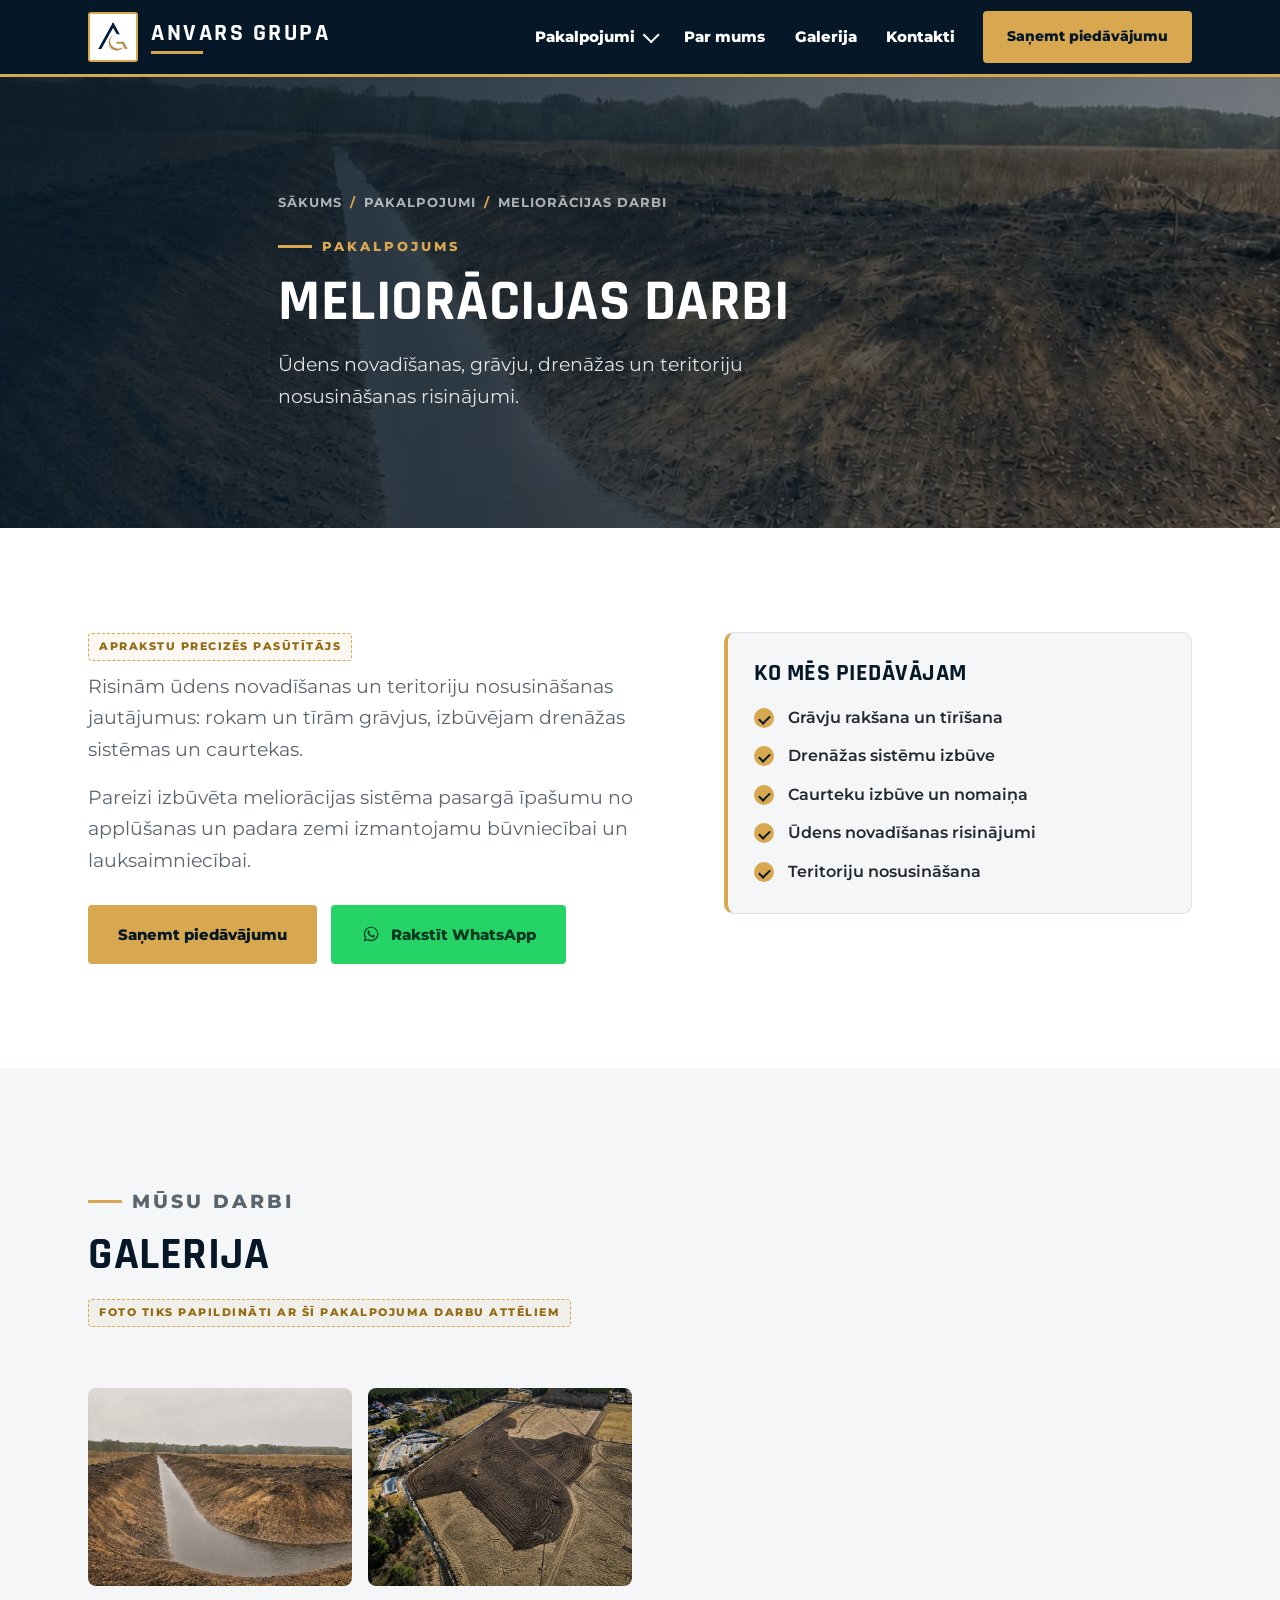
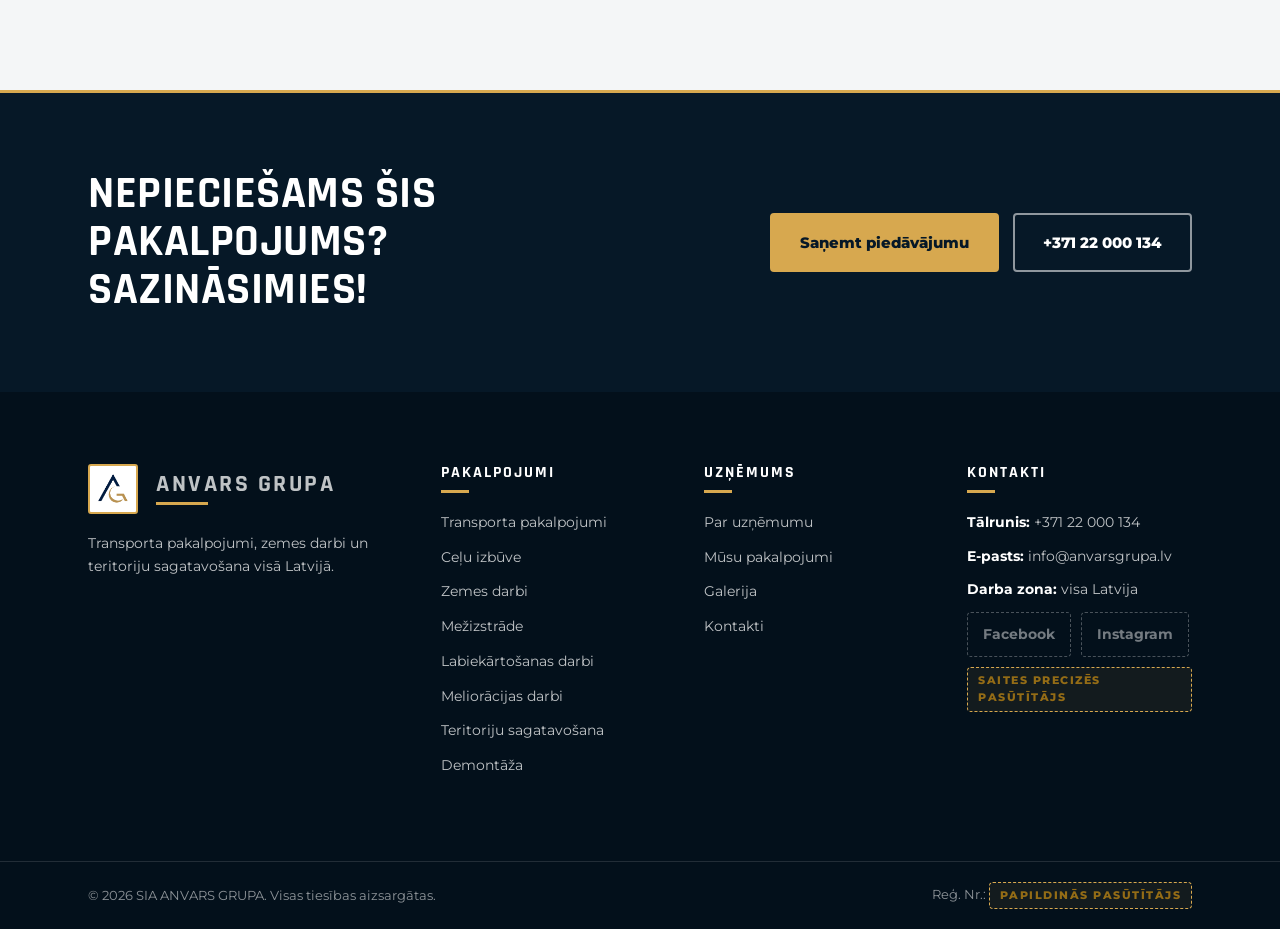
<file: melioracijas-darbi/index.html>
<!DOCTYPE html>
<html lang="lv">
<head>
  <meta charset="UTF-8">
  <meta name="viewport" content="width=device-width, initial-scale=1.0">
  <title>Meliorācijas darbi | ANVARS GRUPA</title>
  <meta name="description" content="Ūdens novadīšana, grāvju rakšana un tīrīšana, drenāža un teritoriju nosusināšana visā Latvijā. SIA ANVARS GRUPA.">

  <link rel="preconnect" href="https://fonts.googleapis.com">
  <link rel="preconnect" href="https://fonts.gstatic.com" crossorigin>
  <link href="https://fonts.googleapis.com/css2?family=Rajdhani:wght@500;600;700&family=Montserrat:wght@400;600;700;800&display=swap" rel="stylesheet">

  <link rel="stylesheet" href="../css/style.css">
  <link rel="icon" type="image/png" href="../images/opt/logo.png">
</head>
<body>

  <header class="site-header">
    <div class="container header-inner">
      <a href="../index.html" class="brand" aria-label="ANVARS GRUPA, uz sākumu">
        <span class="brand-logo-wrap">
          <img src="../images/opt/logo.png" alt="ANVARS GRUPA logotips" class="brand-logo">
        </span>
        <span class="brand-text">
          <span class="brand-name">ANVARS GRUPA</span>
          <span class="brand-line"></span>
        </span>
      </a>

      <nav class="site-nav" id="site-nav" aria-label="Galvenā navigācija">
        <ul class="nav-list">
          <li class="nav-item has-dropdown">
            <button type="button" class="nav-link dropdown-toggle" aria-expanded="false">
              Pakalpojumi <span class="chevron" aria-hidden="true"></span>
            </button>
            <ul class="dropdown">
              <li><a href="../transporta-pakalpojumi/index.html">Transporta pakalpojumi</a></li>
              <li><a href="../celu-izbuve/index.html">Ceļu izbūve</a></li>
              <li><a href="../zemes-darbi/index.html">Zemes darbi</a></li>
              <li><a href="../mezizstrade/index.html">Mežizstrāde</a></li>
              <li><a href="../labiekartosanas-darbi/index.html">Labiekārtošanas darbi</a></li>
              <li><a href="../melioracijas-darbi/index.html" aria-current="page">Meliorācijas darbi</a></li>
              <li><a href="../teritoriju-sagatavosana/index.html">Teritoriju sagatavošana</a></li>
              <li><a href="../demontaza/index.html">Demontāža</a></li>
            </ul>
          </li>
          <li class="nav-item"><a href="../index.html#par-mums" class="nav-link">Par mums</a></li>
          <li class="nav-item"><a href="../index.html#galerija" class="nav-link">Galerija</a></li>
          <li class="nav-item"><a href="../index.html#kontakti" class="nav-link">Kontakti</a></li>
          <li class="nav-item nav-cta"><a href="../index.html#kontakti" class="btn">Saņemt piedāvājumu</a></li>
        </ul>
      </nav>

      <button type="button" class="nav-toggle" aria-expanded="false" aria-controls="site-nav" aria-label="Atvērt izvēlni">
        <span class="nav-toggle-bar"></span>
        <span class="nav-toggle-bar"></span>
        <span class="nav-toggle-bar"></span>
      </button>
    </div>
  </header>


  <!-- HERO -->

  <section class="page-hero">
    <img class="page-hero-img" src="../images/opt/melioracija1.jpg" alt="Jaunizbūvēts meliorācijas grāvis">
    <div class="hero-overlay"></div>
    <div class="container page-hero-inner">
      <nav class="breadcrumbs" aria-label="Atrašanās vieta">
        <a href="../index.html">Sākums</a>
        <span class="sep">/</span>
        <a href="../index.html#pakalpojumi">Pakalpojumi</a>
        <span class="sep">/</span>
        <span>Meliorācijas darbi</span>
      </nav>
      <p class="kicker">Pakalpojums</p>
      <h1>Meliorācijas darbi</h1>
      <p class="hero-lead">Ūdens novadīšanas, grāvju, drenāžas un teritoriju nosusināšanas risinājumi.</p>
    </div>
  </section>


  <!-- APRAKSTS UN PRIEKŠROCĪBAS -->

  <section class="section">
    <div class="container service-layout">
      <div class="service-text" data-reveal>
        <span class="ph-note">Aprakstu precizēs pasūtītājs</span>
          <p>Risinām ūdens novadīšanas un teritoriju nosusināšanas jautājumus: rokam un tīrām grāvjus, izbūvējam drenāžas sistēmas un caurtekas.</p>
          <p>Pareizi izbūvēta meliorācijas sistēma pasargā īpašumu no applūšanas un padara zemi izmantojamu būvniecībai un lauksaimniecībai.</p>
        <div class="hero-actions">
          <a href="../index.html#kontakti" class="btn">Saņemt piedāvājumu</a>
          <a href="https://wa.me/37122000134?text=Labdien!%20V%C4%93los%20sa%C5%86emt%20pied%C4%81v%C4%81jumu%20par%20melior%C4%81cijas%20darbiem." class="btn btn--wa" target="_blank" rel="noopener">
            <svg viewBox="0 0 32 32" aria-hidden="true" fill="currentColor"><path d="M16.1 4.2c-6.4 0-11.6 5.2-11.6 11.5 0 2.2.6 4.2 1.7 6l-1.8 6.1 6.4-1.7c1.7 1 3.5 1.3 5.4 1.3 6.4 0 11.6-5.2 11.6-11.5S22.5 4.2 16.1 4.2zm0 21.2c-1.7 0-3.4-.5-4.8-1.3l-.4-.2-3.7 1 1-3.6-.2-.4c-1-1.6-1.4-3.4-1.4-5.2 0-5.3 4.3-9.6 9.7-9.6s9.7 4.3 9.7 9.6-4.4 9.7-9.9 9.7zm5.4-7.2c-.2-.1-1.8-.8-2-.9-.2-.1-.5-.1-.7.1-.2.4-.8 1-1 1.2-.1.2-.4.2-.6.1-.2-.1-1.2-.5-2.3-1.4-.8-.7-1.4-1.7-1.6-1.9-.1-.2 0-.5.1-.6.1-.1.2-.4.5-.5.1-.1.2-.2.4-.5.1-.1 0-.4 0-.5 0-.1-.7-1.7-1-2.3-.2-.6-.5-.5-.7-.5h-.6c-.2 0-.5.1-.7.4-.2.2-1 1-1 2.4s1 2.8 1.2 3c.1.2 2 3.2 5 4.4.7.4 1.3.5 1.7.6.7.2 1.3.1 1.8.1.6-.1 1.8-.7 2-1.4.2-.7.2-1.3.2-1.4-.1-.1-.4-.2-.6-.3z"/></svg>
            Rakstīt WhatsApp
          </a>
        </div>
      </div>

      <aside class="benefit-panel" data-reveal style="--reveal-delay: 0.12s">
        <h3>Ko mēs piedāvājam</h3>
        <ul class="benefit-list">
            <li>Grāvju rakšana un tīrīšana</li>
            <li>Drenāžas sistēmu izbūve</li>
            <li>Caurteku izbūve un nomaiņa</li>
            <li>Ūdens novadīšanas risinājumi</li>
            <li>Teritoriju nosusināšana</li>
        </ul>
      </aside>
    </div>
  </section>


  <!-- GALERIJA -->

  <section class="section section--light">
    <div class="container">
      <div class="section-head" data-reveal>
        <p class="kicker">Mūsu darbi</p>
        <h2>Galerija</h2>
        <p><span class="ph-note">Foto tiks papildināti ar šī pakalpojuma darbu attēliem</span></p>
      </div>
      <div class="gallery-grid" data-reveal>
        <button type="button" class="gallery-item" data-full="../images/opt/melioracija1.jpg">
          <img src="../images/opt/melioracija1-thumb.jpg" alt="Jaunizbūvēts meliorācijas grāvis" loading="lazy">
        </button>
        <button type="button" class="gallery-item" data-full="../images/opt/sagatavosana1.jpg">
          <img src="../images/opt/sagatavosana1-thumb.jpg" alt="Nosusināta un sagatavota teritorija no gaisa" loading="lazy">
        </button>
      </div>
    </div>
  </section>


  <!-- CTA -->

  <section class="cta-band">
    <div class="container cta-inner">
      <h2>Nepieciešams šis pakalpojums? Sazināsimies!</h2>
      <div class="hero-actions">
        <a href="../index.html#kontakti" class="btn">Saņemt piedāvājumu</a>
        <a href="tel:+37122000134" class="btn btn--outline">+371&nbsp;22&nbsp;000&nbsp;134</a>
      </div>
    </div>
  </section>


  <footer class="site-footer">
    <div class="container footer-grid">

      <div class="footer-col footer-brand">
        <a href="../index.html" class="brand" aria-label="ANVARS GRUPA, uz sākumu">
          <span class="brand-logo-wrap">
            <img src="../images/opt/logo.png" alt="ANVARS GRUPA logotips" class="brand-logo">
          </span>
          <span class="brand-text">
            <span class="brand-name">ANVARS GRUPA</span>
            <span class="brand-line"></span>
          </span>
        </a>
        <p>Transporta pakalpojumi, zemes darbi un teritoriju sagatavošana visā Latvijā.</p>
      </div>

      <div class="footer-col">
        <h3>Pakalpojumi</h3>
        <a href="../transporta-pakalpojumi/index.html">Transporta pakalpojumi</a>
        <a href="../celu-izbuve/index.html">Ceļu izbūve</a>
        <a href="../zemes-darbi/index.html">Zemes darbi</a>
        <a href="../mezizstrade/index.html">Mežizstrāde</a>
        <a href="../labiekartosanas-darbi/index.html">Labiekārtošanas darbi</a>
        <a href="../melioracijas-darbi/index.html">Meliorācijas darbi</a>
        <a href="../teritoriju-sagatavosana/index.html">Teritoriju sagatavošana</a>
        <a href="../demontaza/index.html">Demontāža</a>
      </div>

      <div class="footer-col">
        <h3>Uzņēmums</h3>
        <a href="../index.html#par-mums">Par uzņēmumu</a>
        <a href="../index.html#pakalpojumi">Mūsu pakalpojumi</a>
        <a href="../index.html#galerija">Galerija</a>
        <a href="../index.html#kontakti">Kontakti</a>
      </div>

      <div class="footer-col">
        <h3>Kontakti</h3>
        <p><strong>Tālrunis:</strong> <a href="tel:+37122000134">+371&nbsp;22&nbsp;000&nbsp;134</a></p>
        <p><strong>E-pasts:</strong> <a href="mailto:info@anvarsgrupa.lv">info@anvarsgrupa.lv</a></p>
        <p><strong>Darba zona:</strong> visa Latvija</p>
        <div class="social-pending">
          <span>Facebook</span>
          <span>Instagram</span>
          <span class="ph-note">Saites precizēs pasūtītājs</span>
        </div>
      </div>

    </div>

    <div class="footer-bottom">
      <div class="container footer-bottom-inner">
        <p>© <span data-year>2026</span> SIA ANVARS GRUPA. Visas tiesības aizsargātas.</p>
        <p>Reģ. Nr.: <span class="ph-note">Papildinās pasūtītājs</span></p>
      </div>
    </div>
  </footer>

  <!-- Ātrās saziņas josla (tikai mobilajā, parādās pēc hero) -->

  <nav class="mobile-bar" aria-label="Ātrā saziņa">
    <a class="mobile-bar-btn mobile-bar-btn--call" href="tel:+37122000134">
      <svg viewBox="0 0 24 24" aria-hidden="true" fill="none" stroke="currentColor" stroke-width="2" stroke-linecap="round" stroke-linejoin="round">
        <path d="M22 16.9v3a2 2 0 0 1-2.2 2 19.8 19.8 0 0 1-8.6-3 19.5 19.5 0 0 1-6-6 19.8 19.8 0 0 1-3-8.7A2 2 0 0 1 4.1 2h3a2 2 0 0 1 2 1.7c.1 1 .4 2 .7 2.8a2 2 0 0 1-.5 2.1L8.1 9.9a16 16 0 0 0 6 6l1.3-1.2a2 2 0 0 1 2.1-.5c.9.3 1.9.6 2.8.7a2 2 0 0 1 1.7 2z"/>
      </svg>
      Zvanīt
    </a>
    <a class="mobile-bar-btn mobile-bar-btn--wa" href="https://wa.me/37122000134?text=Labdien!%20V%C4%93los%20sa%C5%86emt%20pied%C4%81v%C4%81jumu%20par%20melior%C4%81cijas%20darbiem." target="_blank" rel="noopener">
      <svg viewBox="0 0 32 32" aria-hidden="true" fill="currentColor">
        <path d="M16.1 4.2c-6.4 0-11.6 5.2-11.6 11.5 0 2.2.6 4.2 1.7 6l-1.8 6.1 6.4-1.7c1.7 1 3.5 1.3 5.4 1.3 6.4 0 11.6-5.2 11.6-11.5S22.5 4.2 16.1 4.2zm0 21.2c-1.7 0-3.4-.5-4.8-1.3l-.4-.2-3.7 1 1-3.6-.2-.4c-1-1.6-1.4-3.4-1.4-5.2 0-5.3 4.3-9.6 9.7-9.6s9.7 4.3 9.7 9.6-4.4 9.7-9.9 9.7zm5.4-7.2c-.2-.1-1.8-.8-2-.9-.2-.1-.5-.1-.7.1-.2.4-.8 1-1 1.2-.1.2-.4.2-.6.1-.2-.1-1.2-.5-2.3-1.4-.8-.7-1.4-1.7-1.6-1.9-.1-.2 0-.5.1-.6.1-.1.2-.4.5-.5.1-.1.2-.2.4-.5.1-.1 0-.4 0-.5 0-.1-.7-1.7-1-2.3-.2-.6-.5-.5-.7-.5h-.6c-.2 0-.5.1-.7.4-.2.2-1 1-1 2.4s1 2.8 1.2 3c.1.2 2 3.2 5 4.4.7.4 1.3.5 1.7.6.7.2 1.3.1 1.8.1.6-.1 1.8-.7 2-1.4.2-.7.2-1.3.2-1.4-.1-.1-.4-.2-.6-.3z"/>
      </svg>
      WhatsApp
    </a>
  </nav>

  <script src="../js/main.js" defer></script>
</body>
</html>
</file>
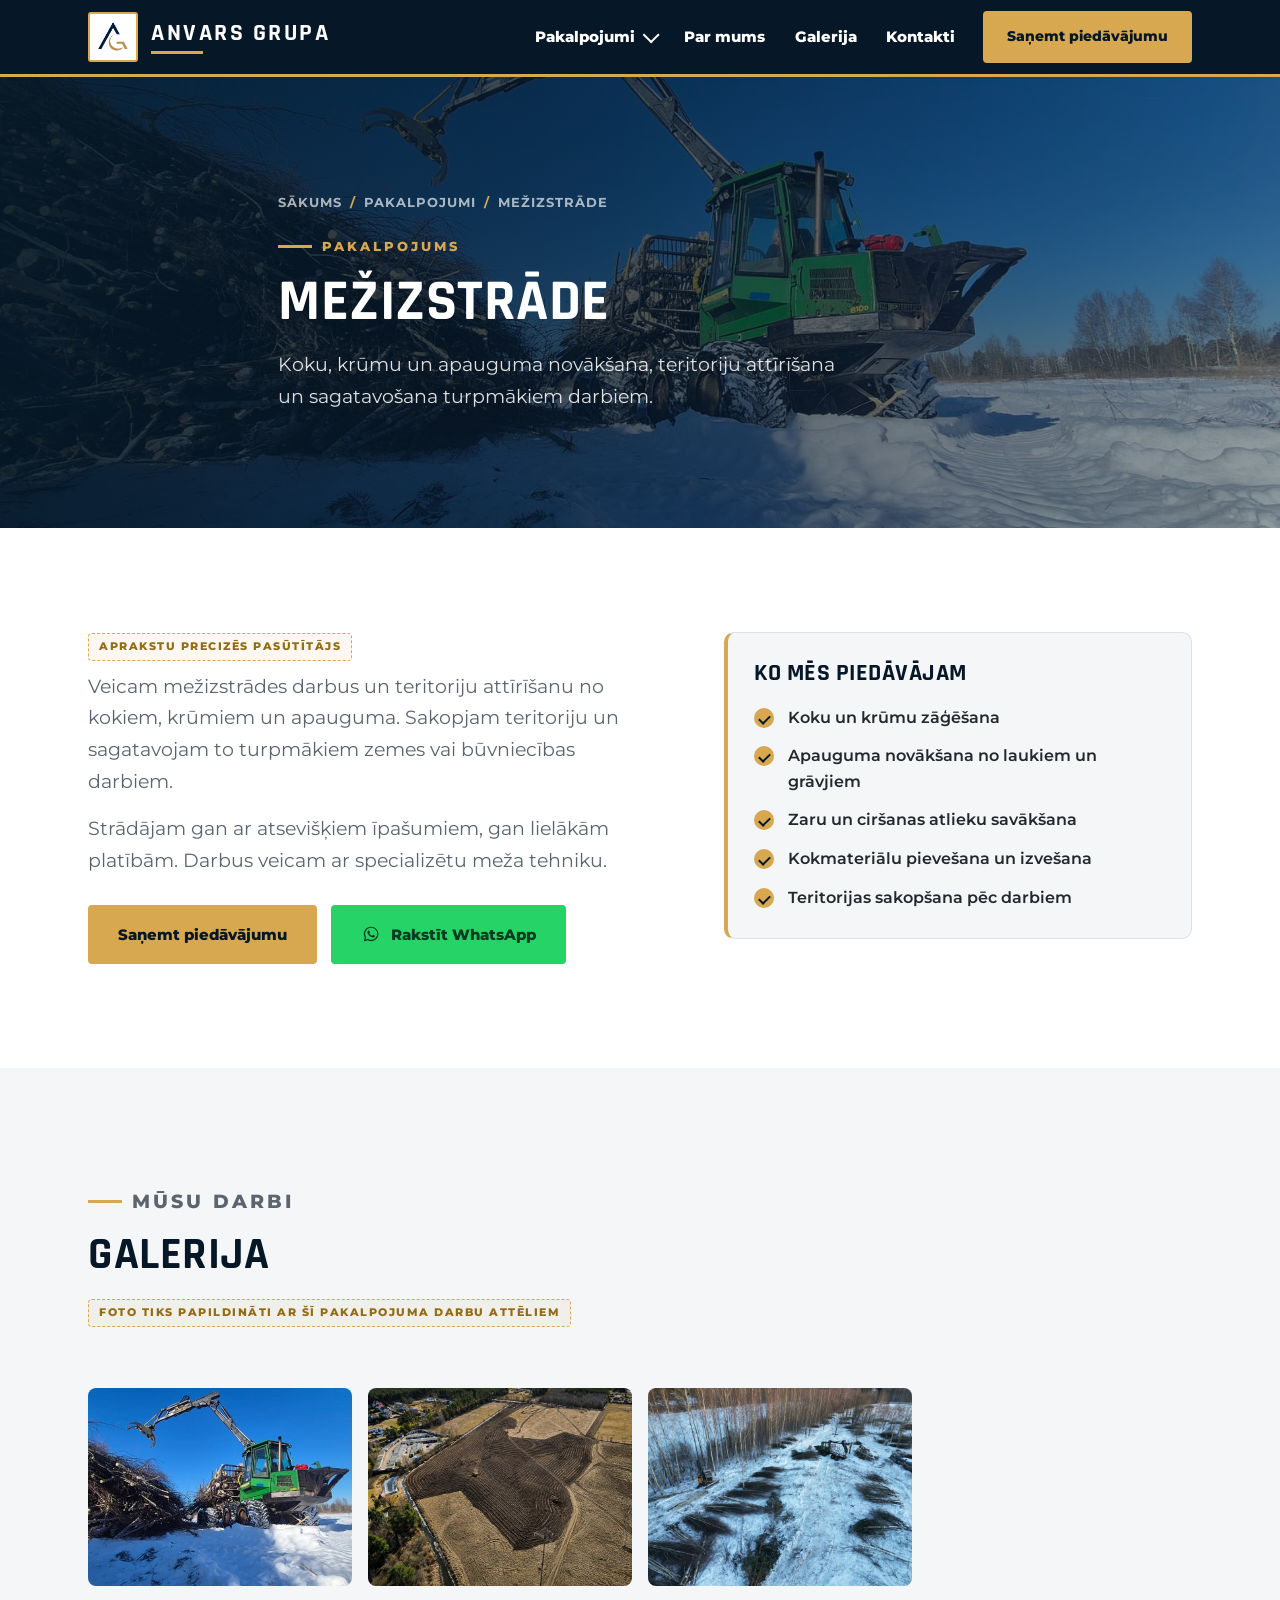
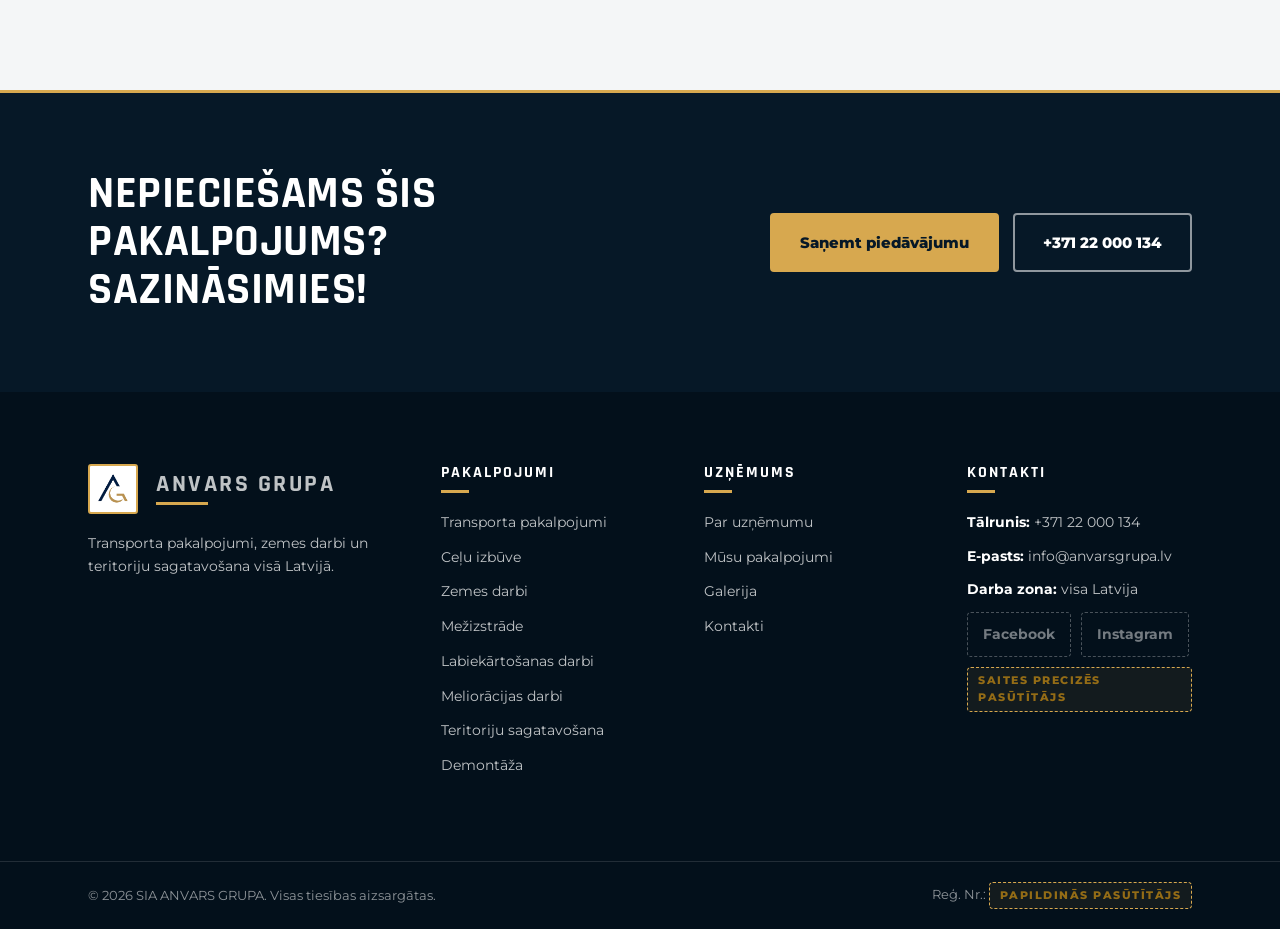
<file: mezizstrade/index.html>
<!DOCTYPE html>
<html lang="lv">
<head>
  <meta charset="UTF-8">
  <meta name="viewport" content="width=device-width, initial-scale=1.0">
  <title>Mežizstrāde | ANVARS GRUPA</title>
  <meta name="description" content="Koku, krūmu un apauguma novākšana, teritoriju attīrīšana un sagatavošana turpmākiem darbiem visā Latvijā. SIA ANVARS GRUPA.">

  <link rel="preconnect" href="https://fonts.googleapis.com">
  <link rel="preconnect" href="https://fonts.gstatic.com" crossorigin>
  <link href="https://fonts.googleapis.com/css2?family=Rajdhani:wght@500;600;700&family=Montserrat:wght@400;600;700;800&display=swap" rel="stylesheet">

  <link rel="stylesheet" href="../css/style.css">
  <link rel="icon" type="image/png" href="../images/opt/logo.png">
</head>
<body>

  <header class="site-header">
    <div class="container header-inner">
      <a href="../index.html" class="brand" aria-label="ANVARS GRUPA, uz sākumu">
        <span class="brand-logo-wrap">
          <img src="../images/opt/logo.png" alt="ANVARS GRUPA logotips" class="brand-logo">
        </span>
        <span class="brand-text">
          <span class="brand-name">ANVARS GRUPA</span>
          <span class="brand-line"></span>
        </span>
      </a>

      <nav class="site-nav" id="site-nav" aria-label="Galvenā navigācija">
        <ul class="nav-list">
          <li class="nav-item has-dropdown">
            <button type="button" class="nav-link dropdown-toggle" aria-expanded="false">
              Pakalpojumi <span class="chevron" aria-hidden="true"></span>
            </button>
            <ul class="dropdown">
              <li><a href="../transporta-pakalpojumi/index.html">Transporta pakalpojumi</a></li>
              <li><a href="../celu-izbuve/index.html">Ceļu izbūve</a></li>
              <li><a href="../zemes-darbi/index.html">Zemes darbi</a></li>
              <li><a href="../mezizstrade/index.html" aria-current="page">Mežizstrāde</a></li>
              <li><a href="../labiekartosanas-darbi/index.html">Labiekārtošanas darbi</a></li>
              <li><a href="../melioracijas-darbi/index.html">Meliorācijas darbi</a></li>
              <li><a href="../teritoriju-sagatavosana/index.html">Teritoriju sagatavošana</a></li>
              <li><a href="../demontaza/index.html">Demontāža</a></li>
            </ul>
          </li>
          <li class="nav-item"><a href="../index.html#par-mums" class="nav-link">Par mums</a></li>
          <li class="nav-item"><a href="../index.html#galerija" class="nav-link">Galerija</a></li>
          <li class="nav-item"><a href="../index.html#kontakti" class="nav-link">Kontakti</a></li>
          <li class="nav-item nav-cta"><a href="../index.html#kontakti" class="btn">Saņemt piedāvājumu</a></li>
        </ul>
      </nav>

      <button type="button" class="nav-toggle" aria-expanded="false" aria-controls="site-nav" aria-label="Atvērt izvēlni">
        <span class="nav-toggle-bar"></span>
        <span class="nav-toggle-bar"></span>
        <span class="nav-toggle-bar"></span>
      </button>
    </div>
  </header>


  <!-- HERO -->

  <section class="page-hero">
    <img class="page-hero-img" src="../images/opt/mezizstrade1.jpg" alt="Meža tehnika krauj zarus un apaugumu">
    <div class="hero-overlay"></div>
    <div class="container page-hero-inner">
      <nav class="breadcrumbs" aria-label="Atrašanās vieta">
        <a href="../index.html">Sākums</a>
        <span class="sep">/</span>
        <a href="../index.html#pakalpojumi">Pakalpojumi</a>
        <span class="sep">/</span>
        <span>Mežizstrāde</span>
      </nav>
      <p class="kicker">Pakalpojums</p>
      <h1>Mežizstrāde</h1>
      <p class="hero-lead">Koku, krūmu un apauguma novākšana, teritoriju attīrīšana un sagatavošana turpmākiem darbiem.</p>
    </div>
  </section>


  <!-- APRAKSTS UN PRIEKŠROCĪBAS -->

  <section class="section">
    <div class="container service-layout">
      <div class="service-text" data-reveal>
        <span class="ph-note">Aprakstu precizēs pasūtītājs</span>
          <p>Veicam mežizstrādes darbus un teritoriju attīrīšanu no kokiem, krūmiem un apauguma. Sakopjam teritoriju un sagatavojam to turpmākiem zemes vai būvniecības darbiem.</p>
          <p>Strādājam gan ar atsevišķiem īpašumiem, gan lielākām platībām. Darbus veicam ar specializētu meža tehniku.</p>
        <div class="hero-actions">
          <a href="../index.html#kontakti" class="btn">Saņemt piedāvājumu</a>
          <a href="https://wa.me/37122000134?text=Labdien!%20V%C4%93los%20sa%C5%86emt%20pied%C4%81v%C4%81jumu%20par%20me%C5%BEizstr%C4%81di." class="btn btn--wa" target="_blank" rel="noopener">
            <svg viewBox="0 0 32 32" aria-hidden="true" fill="currentColor"><path d="M16.1 4.2c-6.4 0-11.6 5.2-11.6 11.5 0 2.2.6 4.2 1.7 6l-1.8 6.1 6.4-1.7c1.7 1 3.5 1.3 5.4 1.3 6.4 0 11.6-5.2 11.6-11.5S22.5 4.2 16.1 4.2zm0 21.2c-1.7 0-3.4-.5-4.8-1.3l-.4-.2-3.7 1 1-3.6-.2-.4c-1-1.6-1.4-3.4-1.4-5.2 0-5.3 4.3-9.6 9.7-9.6s9.7 4.3 9.7 9.6-4.4 9.7-9.9 9.7zm5.4-7.2c-.2-.1-1.8-.8-2-.9-.2-.1-.5-.1-.7.1-.2.4-.8 1-1 1.2-.1.2-.4.2-.6.1-.2-.1-1.2-.5-2.3-1.4-.8-.7-1.4-1.7-1.6-1.9-.1-.2 0-.5.1-.6.1-.1.2-.4.5-.5.1-.1.2-.2.4-.5.1-.1 0-.4 0-.5 0-.1-.7-1.7-1-2.3-.2-.6-.5-.5-.7-.5h-.6c-.2 0-.5.1-.7.4-.2.2-1 1-1 2.4s1 2.8 1.2 3c.1.2 2 3.2 5 4.4.7.4 1.3.5 1.7.6.7.2 1.3.1 1.8.1.6-.1 1.8-.7 2-1.4.2-.7.2-1.3.2-1.4-.1-.1-.4-.2-.6-.3z"/></svg>
            Rakstīt WhatsApp
          </a>
        </div>
      </div>

      <aside class="benefit-panel" data-reveal style="--reveal-delay: 0.12s">
        <h3>Ko mēs piedāvājam</h3>
        <ul class="benefit-list">
            <li>Koku un krūmu zāģēšana</li>
            <li>Apauguma novākšana no laukiem un grāvjiem</li>
            <li>Zaru un ciršanas atlieku savākšana</li>
            <li>Kokmateriālu pievešana un izvešana</li>
            <li>Teritorijas sakopšana pēc darbiem</li>
        </ul>
      </aside>
    </div>
  </section>


  <!-- GALERIJA -->

  <section class="section section--light">
    <div class="container">
      <div class="section-head" data-reveal>
        <p class="kicker">Mūsu darbi</p>
        <h2>Galerija</h2>
        <p><span class="ph-note">Foto tiks papildināti ar šī pakalpojuma darbu attēliem</span></p>
      </div>
      <div class="gallery-grid" data-reveal>
        <button type="button" class="gallery-item" data-full="../images/opt/mezizstrade1.jpg">
          <img src="../images/opt/mezizstrade1-thumb.jpg" alt="Meža tehnika krauj zarus un apaugumu" loading="lazy">
        </button>
        <button type="button" class="gallery-item" data-full="../images/opt/sagatavosana1.jpg">
          <img src="../images/opt/sagatavosana1-thumb.jpg" alt="Attīrīta un sagatavota teritorija no gaisa" loading="lazy">
        </button>
        <button type="button" class="gallery-item" data-full="../images/opt/navnav.jpg">
          <img src="../images/opt/navnav-thumb.jpg" alt="Ziemas cirsma no gaisa: forvarders un sagatavotie kokmateriāli" loading="lazy">
        </button>
      </div>
    </div>
  </section>


  <!-- CTA -->

  <section class="cta-band">
    <div class="container cta-inner">
      <h2>Nepieciešams šis pakalpojums? Sazināsimies!</h2>
      <div class="hero-actions">
        <a href="../index.html#kontakti" class="btn">Saņemt piedāvājumu</a>
        <a href="tel:+37122000134" class="btn btn--outline">+371&nbsp;22&nbsp;000&nbsp;134</a>
      </div>
    </div>
  </section>


  <footer class="site-footer">
    <div class="container footer-grid">

      <div class="footer-col footer-brand">
        <a href="../index.html" class="brand" aria-label="ANVARS GRUPA, uz sākumu">
          <span class="brand-logo-wrap">
            <img src="../images/opt/logo.png" alt="ANVARS GRUPA logotips" class="brand-logo">
          </span>
          <span class="brand-text">
            <span class="brand-name">ANVARS GRUPA</span>
            <span class="brand-line"></span>
          </span>
        </a>
        <p>Transporta pakalpojumi, zemes darbi un teritoriju sagatavošana visā Latvijā.</p>
      </div>

      <div class="footer-col">
        <h3>Pakalpojumi</h3>
        <a href="../transporta-pakalpojumi/index.html">Transporta pakalpojumi</a>
        <a href="../celu-izbuve/index.html">Ceļu izbūve</a>
        <a href="../zemes-darbi/index.html">Zemes darbi</a>
        <a href="../mezizstrade/index.html">Mežizstrāde</a>
        <a href="../labiekartosanas-darbi/index.html">Labiekārtošanas darbi</a>
        <a href="../melioracijas-darbi/index.html">Meliorācijas darbi</a>
        <a href="../teritoriju-sagatavosana/index.html">Teritoriju sagatavošana</a>
        <a href="../demontaza/index.html">Demontāža</a>
      </div>

      <div class="footer-col">
        <h3>Uzņēmums</h3>
        <a href="../index.html#par-mums">Par uzņēmumu</a>
        <a href="../index.html#pakalpojumi">Mūsu pakalpojumi</a>
        <a href="../index.html#galerija">Galerija</a>
        <a href="../index.html#kontakti">Kontakti</a>
      </div>

      <div class="footer-col">
        <h3>Kontakti</h3>
        <p><strong>Tālrunis:</strong> <a href="tel:+37122000134">+371&nbsp;22&nbsp;000&nbsp;134</a></p>
        <p><strong>E-pasts:</strong> <a href="mailto:info@anvarsgrupa.lv">info@anvarsgrupa.lv</a></p>
        <p><strong>Darba zona:</strong> visa Latvija</p>
        <div class="social-pending">
          <span>Facebook</span>
          <span>Instagram</span>
          <span class="ph-note">Saites precizēs pasūtītājs</span>
        </div>
      </div>

    </div>

    <div class="footer-bottom">
      <div class="container footer-bottom-inner">
        <p>© <span data-year>2026</span> SIA ANVARS GRUPA. Visas tiesības aizsargātas.</p>
        <p>Reģ. Nr.: <span class="ph-note">Papildinās pasūtītājs</span></p>
      </div>
    </div>
  </footer>

  <!-- Ātrās saziņas josla (tikai mobilajā, parādās pēc hero) -->

  <nav class="mobile-bar" aria-label="Ātrā saziņa">
    <a class="mobile-bar-btn mobile-bar-btn--call" href="tel:+37122000134">
      <svg viewBox="0 0 24 24" aria-hidden="true" fill="none" stroke="currentColor" stroke-width="2" stroke-linecap="round" stroke-linejoin="round">
        <path d="M22 16.9v3a2 2 0 0 1-2.2 2 19.8 19.8 0 0 1-8.6-3 19.5 19.5 0 0 1-6-6 19.8 19.8 0 0 1-3-8.7A2 2 0 0 1 4.1 2h3a2 2 0 0 1 2 1.7c.1 1 .4 2 .7 2.8a2 2 0 0 1-.5 2.1L8.1 9.9a16 16 0 0 0 6 6l1.3-1.2a2 2 0 0 1 2.1-.5c.9.3 1.9.6 2.8.7a2 2 0 0 1 1.7 2z"/>
      </svg>
      Zvanīt
    </a>
    <a class="mobile-bar-btn mobile-bar-btn--wa" href="https://wa.me/37122000134?text=Labdien!%20V%C4%93los%20sa%C5%86emt%20pied%C4%81v%C4%81jumu%20par%20me%C5%BEizstr%C4%81di." target="_blank" rel="noopener">
      <svg viewBox="0 0 32 32" aria-hidden="true" fill="currentColor">
        <path d="M16.1 4.2c-6.4 0-11.6 5.2-11.6 11.5 0 2.2.6 4.2 1.7 6l-1.8 6.1 6.4-1.7c1.7 1 3.5 1.3 5.4 1.3 6.4 0 11.6-5.2 11.6-11.5S22.5 4.2 16.1 4.2zm0 21.2c-1.7 0-3.4-.5-4.8-1.3l-.4-.2-3.7 1 1-3.6-.2-.4c-1-1.6-1.4-3.4-1.4-5.2 0-5.3 4.3-9.6 9.7-9.6s9.7 4.3 9.7 9.6-4.4 9.7-9.9 9.7zm5.4-7.2c-.2-.1-1.8-.8-2-.9-.2-.1-.5-.1-.7.1-.2.4-.8 1-1 1.2-.1.2-.4.2-.6.1-.2-.1-1.2-.5-2.3-1.4-.8-.7-1.4-1.7-1.6-1.9-.1-.2 0-.5.1-.6.1-.1.2-.4.5-.5.1-.1.2-.2.4-.5.1-.1 0-.4 0-.5 0-.1-.7-1.7-1-2.3-.2-.6-.5-.5-.7-.5h-.6c-.2 0-.5.1-.7.4-.2.2-1 1-1 2.4s1 2.8 1.2 3c.1.2 2 3.2 5 4.4.7.4 1.3.5 1.7.6.7.2 1.3.1 1.8.1.6-.1 1.8-.7 2-1.4.2-.7.2-1.3.2-1.4-.1-.1-.4-.2-.6-.3z"/>
      </svg>
      WhatsApp
    </a>
  </nav>

  <script src="../js/main.js" defer></script>
</body>
</html>
</file>
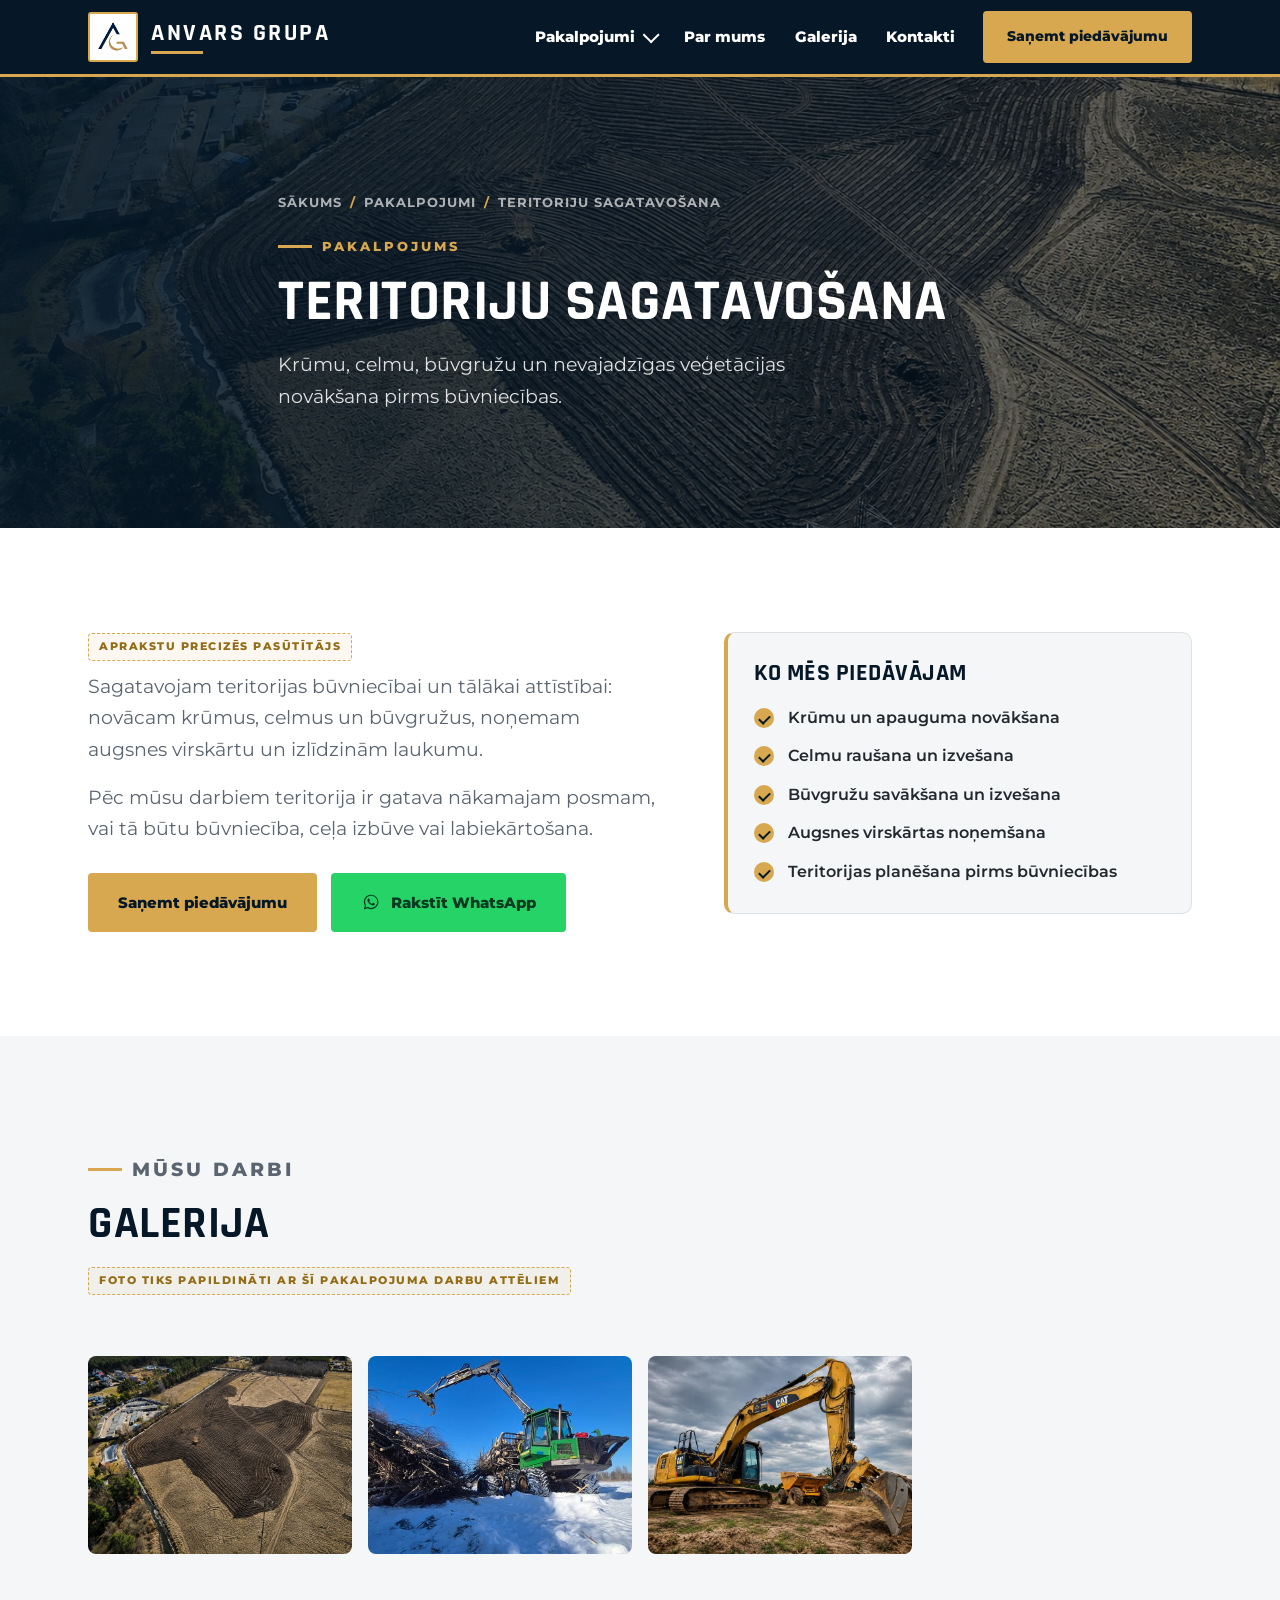
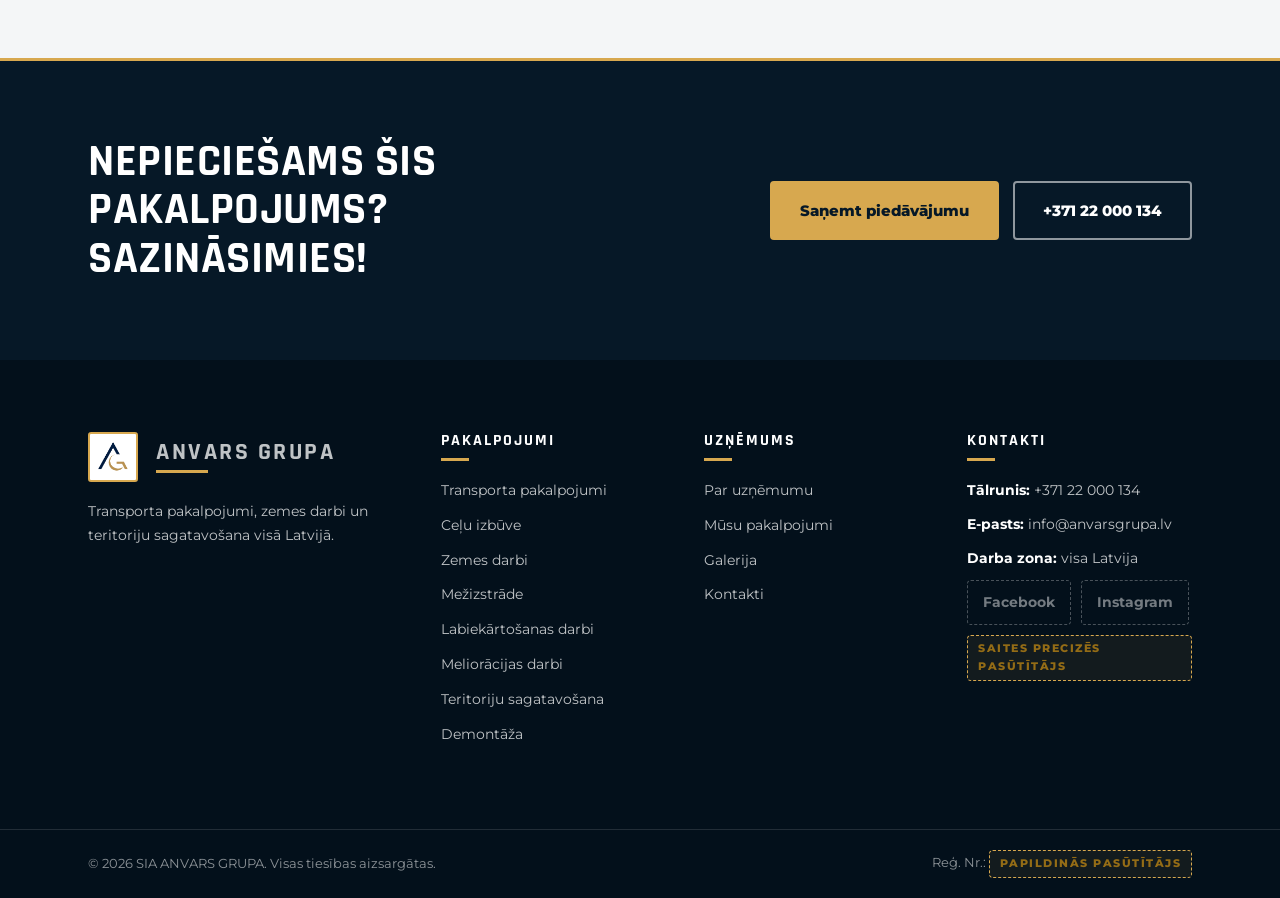
<file: teritoriju-sagatavosana/index.html>
<!DOCTYPE html>
<html lang="lv">
<head>
  <meta charset="UTF-8">
  <meta name="viewport" content="width=device-width, initial-scale=1.0">
  <title>Teritoriju sagatavošana | ANVARS GRUPA</title>
  <meta name="description" content="Krūmu, celmu, būvgružu un nevajadzīgas veģetācijas novākšana pirms būvniecības visā Latvijā. SIA ANVARS GRUPA.">

  <link rel="preconnect" href="https://fonts.googleapis.com">
  <link rel="preconnect" href="https://fonts.gstatic.com" crossorigin>
  <link href="https://fonts.googleapis.com/css2?family=Rajdhani:wght@500;600;700&family=Montserrat:wght@400;600;700;800&display=swap" rel="stylesheet">

  <link rel="stylesheet" href="../css/style.css">
  <link rel="icon" type="image/png" href="../images/opt/logo.png">
</head>
<body>

  <header class="site-header">
    <div class="container header-inner">
      <a href="../index.html" class="brand" aria-label="ANVARS GRUPA, uz sākumu">
        <span class="brand-logo-wrap">
          <img src="../images/opt/logo.png" alt="ANVARS GRUPA logotips" class="brand-logo">
        </span>
        <span class="brand-text">
          <span class="brand-name">ANVARS GRUPA</span>
          <span class="brand-line"></span>
        </span>
      </a>

      <nav class="site-nav" id="site-nav" aria-label="Galvenā navigācija">
        <ul class="nav-list">
          <li class="nav-item has-dropdown">
            <button type="button" class="nav-link dropdown-toggle" aria-expanded="false">
              Pakalpojumi <span class="chevron" aria-hidden="true"></span>
            </button>
            <ul class="dropdown">
              <li><a href="../transporta-pakalpojumi/index.html">Transporta pakalpojumi</a></li>
              <li><a href="../celu-izbuve/index.html">Ceļu izbūve</a></li>
              <li><a href="../zemes-darbi/index.html">Zemes darbi</a></li>
              <li><a href="../mezizstrade/index.html">Mežizstrāde</a></li>
              <li><a href="../labiekartosanas-darbi/index.html">Labiekārtošanas darbi</a></li>
              <li><a href="../melioracijas-darbi/index.html">Meliorācijas darbi</a></li>
              <li><a href="../teritoriju-sagatavosana/index.html" aria-current="page">Teritoriju sagatavošana</a></li>
              <li><a href="../demontaza/index.html">Demontāža</a></li>
            </ul>
          </li>
          <li class="nav-item"><a href="../index.html#par-mums" class="nav-link">Par mums</a></li>
          <li class="nav-item"><a href="../index.html#galerija" class="nav-link">Galerija</a></li>
          <li class="nav-item"><a href="../index.html#kontakti" class="nav-link">Kontakti</a></li>
          <li class="nav-item nav-cta"><a href="../index.html#kontakti" class="btn">Saņemt piedāvājumu</a></li>
        </ul>
      </nav>

      <button type="button" class="nav-toggle" aria-expanded="false" aria-controls="site-nav" aria-label="Atvērt izvēlni">
        <span class="nav-toggle-bar"></span>
        <span class="nav-toggle-bar"></span>
        <span class="nav-toggle-bar"></span>
      </button>
    </div>
  </header>


  <!-- HERO -->

  <section class="page-hero">
    <img class="page-hero-img" src="../images/opt/sagatavosana1.jpg" alt="Sagatavota teritorija no putna lidojuma">
    <div class="hero-overlay"></div>
    <div class="container page-hero-inner">
      <nav class="breadcrumbs" aria-label="Atrašanās vieta">
        <a href="../index.html">Sākums</a>
        <span class="sep">/</span>
        <a href="../index.html#pakalpojumi">Pakalpojumi</a>
        <span class="sep">/</span>
        <span>Teritoriju sagatavošana</span>
      </nav>
      <p class="kicker">Pakalpojums</p>
      <h1>Teritoriju sagatavošana</h1>
      <p class="hero-lead">Krūmu, celmu, būvgružu un nevajadzīgas veģetācijas novākšana pirms būvniecības.</p>
    </div>
  </section>


  <!-- APRAKSTS UN PRIEKŠROCĪBAS -->

  <section class="section">
    <div class="container service-layout">
      <div class="service-text" data-reveal>
        <span class="ph-note">Aprakstu precizēs pasūtītājs</span>
          <p>Sagatavojam teritorijas būvniecībai un tālākai attīstībai: novācam krūmus, celmus un būvgružus, noņemam augsnes virskārtu un izlīdzinām laukumu.</p>
          <p>Pēc mūsu darbiem teritorija ir gatava nākamajam posmam, vai tā būtu būvniecība, ceļa izbūve vai labiekārtošana.</p>
        <div class="hero-actions">
          <a href="../index.html#kontakti" class="btn">Saņemt piedāvājumu</a>
          <a href="https://wa.me/37122000134?text=Labdien!%20V%C4%93los%20sa%C5%86emt%20pied%C4%81v%C4%81jumu%20par%20teritoriju%20sagatavo%C5%A1anu." class="btn btn--wa" target="_blank" rel="noopener">
            <svg viewBox="0 0 32 32" aria-hidden="true" fill="currentColor"><path d="M16.1 4.2c-6.4 0-11.6 5.2-11.6 11.5 0 2.2.6 4.2 1.7 6l-1.8 6.1 6.4-1.7c1.7 1 3.5 1.3 5.4 1.3 6.4 0 11.6-5.2 11.6-11.5S22.5 4.2 16.1 4.2zm0 21.2c-1.7 0-3.4-.5-4.8-1.3l-.4-.2-3.7 1 1-3.6-.2-.4c-1-1.6-1.4-3.4-1.4-5.2 0-5.3 4.3-9.6 9.7-9.6s9.7 4.3 9.7 9.6-4.4 9.7-9.9 9.7zm5.4-7.2c-.2-.1-1.8-.8-2-.9-.2-.1-.5-.1-.7.1-.2.4-.8 1-1 1.2-.1.2-.4.2-.6.1-.2-.1-1.2-.5-2.3-1.4-.8-.7-1.4-1.7-1.6-1.9-.1-.2 0-.5.1-.6.1-.1.2-.4.5-.5.1-.1.2-.2.4-.5.1-.1 0-.4 0-.5 0-.1-.7-1.7-1-2.3-.2-.6-.5-.5-.7-.5h-.6c-.2 0-.5.1-.7.4-.2.2-1 1-1 2.4s1 2.8 1.2 3c.1.2 2 3.2 5 4.4.7.4 1.3.5 1.7.6.7.2 1.3.1 1.8.1.6-.1 1.8-.7 2-1.4.2-.7.2-1.3.2-1.4-.1-.1-.4-.2-.6-.3z"/></svg>
            Rakstīt WhatsApp
          </a>
        </div>
      </div>

      <aside class="benefit-panel" data-reveal style="--reveal-delay: 0.12s">
        <h3>Ko mēs piedāvājam</h3>
        <ul class="benefit-list">
            <li>Krūmu un apauguma novākšana</li>
            <li>Celmu raušana un izvešana</li>
            <li>Būvgružu savākšana un izvešana</li>
            <li>Augsnes virskārtas noņemšana</li>
            <li>Teritorijas planēšana pirms būvniecības</li>
        </ul>
      </aside>
    </div>
  </section>


  <!-- GALERIJA -->

  <section class="section section--light">
    <div class="container">
      <div class="section-head" data-reveal>
        <p class="kicker">Mūsu darbi</p>
        <h2>Galerija</h2>
        <p><span class="ph-note">Foto tiks papildināti ar šī pakalpojuma darbu attēliem</span></p>
      </div>
      <div class="gallery-grid" data-reveal>
        <button type="button" class="gallery-item" data-full="../images/opt/sagatavosana1.jpg">
          <img src="../images/opt/sagatavosana1-thumb.jpg" alt="Sagatavota teritorija no putna lidojuma" loading="lazy">
        </button>
        <button type="button" class="gallery-item" data-full="../images/opt/mezizstrade1.jpg">
          <img src="../images/opt/mezizstrade1-thumb.jpg" alt="Apauguma novākšana ar meža tehniku" loading="lazy">
        </button>
        <button type="button" class="gallery-item" data-full="../images/opt/raksana1.jpg">
          <img src="../images/opt/raksana1-thumb.jpg" alt="Augsnes virskārtas noņemšana ar ekskavatoru" loading="lazy">
        </button>
      </div>
    </div>
  </section>


  <!-- CTA -->

  <section class="cta-band">
    <div class="container cta-inner">
      <h2>Nepieciešams šis pakalpojums? Sazināsimies!</h2>
      <div class="hero-actions">
        <a href="../index.html#kontakti" class="btn">Saņemt piedāvājumu</a>
        <a href="tel:+37122000134" class="btn btn--outline">+371&nbsp;22&nbsp;000&nbsp;134</a>
      </div>
    </div>
  </section>


  <footer class="site-footer">
    <div class="container footer-grid">

      <div class="footer-col footer-brand">
        <a href="../index.html" class="brand" aria-label="ANVARS GRUPA, uz sākumu">
          <span class="brand-logo-wrap">
            <img src="../images/opt/logo.png" alt="ANVARS GRUPA logotips" class="brand-logo">
          </span>
          <span class="brand-text">
            <span class="brand-name">ANVARS GRUPA</span>
            <span class="brand-line"></span>
          </span>
        </a>
        <p>Transporta pakalpojumi, zemes darbi un teritoriju sagatavošana visā Latvijā.</p>
      </div>

      <div class="footer-col">
        <h3>Pakalpojumi</h3>
        <a href="../transporta-pakalpojumi/index.html">Transporta pakalpojumi</a>
        <a href="../celu-izbuve/index.html">Ceļu izbūve</a>
        <a href="../zemes-darbi/index.html">Zemes darbi</a>
        <a href="../mezizstrade/index.html">Mežizstrāde</a>
        <a href="../labiekartosanas-darbi/index.html">Labiekārtošanas darbi</a>
        <a href="../melioracijas-darbi/index.html">Meliorācijas darbi</a>
        <a href="../teritoriju-sagatavosana/index.html">Teritoriju sagatavošana</a>
        <a href="../demontaza/index.html">Demontāža</a>
      </div>

      <div class="footer-col">
        <h3>Uzņēmums</h3>
        <a href="../index.html#par-mums">Par uzņēmumu</a>
        <a href="../index.html#pakalpojumi">Mūsu pakalpojumi</a>
        <a href="../index.html#galerija">Galerija</a>
        <a href="../index.html#kontakti">Kontakti</a>
      </div>

      <div class="footer-col">
        <h3>Kontakti</h3>
        <p><strong>Tālrunis:</strong> <a href="tel:+37122000134">+371&nbsp;22&nbsp;000&nbsp;134</a></p>
        <p><strong>E-pasts:</strong> <a href="mailto:info@anvarsgrupa.lv">info@anvarsgrupa.lv</a></p>
        <p><strong>Darba zona:</strong> visa Latvija</p>
        <div class="social-pending">
          <span>Facebook</span>
          <span>Instagram</span>
          <span class="ph-note">Saites precizēs pasūtītājs</span>
        </div>
      </div>

    </div>

    <div class="footer-bottom">
      <div class="container footer-bottom-inner">
        <p>© <span data-year>2026</span> SIA ANVARS GRUPA. Visas tiesības aizsargātas.</p>
        <p>Reģ. Nr.: <span class="ph-note">Papildinās pasūtītājs</span></p>
      </div>
    </div>
  </footer>

  <!-- Ātrās saziņas josla (tikai mobilajā, parādās pēc hero) -->

  <nav class="mobile-bar" aria-label="Ātrā saziņa">
    <a class="mobile-bar-btn mobile-bar-btn--call" href="tel:+37122000134">
      <svg viewBox="0 0 24 24" aria-hidden="true" fill="none" stroke="currentColor" stroke-width="2" stroke-linecap="round" stroke-linejoin="round">
        <path d="M22 16.9v3a2 2 0 0 1-2.2 2 19.8 19.8 0 0 1-8.6-3 19.5 19.5 0 0 1-6-6 19.8 19.8 0 0 1-3-8.7A2 2 0 0 1 4.1 2h3a2 2 0 0 1 2 1.7c.1 1 .4 2 .7 2.8a2 2 0 0 1-.5 2.1L8.1 9.9a16 16 0 0 0 6 6l1.3-1.2a2 2 0 0 1 2.1-.5c.9.3 1.9.6 2.8.7a2 2 0 0 1 1.7 2z"/>
      </svg>
      Zvanīt
    </a>
    <a class="mobile-bar-btn mobile-bar-btn--wa" href="https://wa.me/37122000134?text=Labdien!%20V%C4%93los%20sa%C5%86emt%20pied%C4%81v%C4%81jumu%20par%20teritoriju%20sagatavo%C5%A1anu." target="_blank" rel="noopener">
      <svg viewBox="0 0 32 32" aria-hidden="true" fill="currentColor">
        <path d="M16.1 4.2c-6.4 0-11.6 5.2-11.6 11.5 0 2.2.6 4.2 1.7 6l-1.8 6.1 6.4-1.7c1.7 1 3.5 1.3 5.4 1.3 6.4 0 11.6-5.2 11.6-11.5S22.5 4.2 16.1 4.2zm0 21.2c-1.7 0-3.4-.5-4.8-1.3l-.4-.2-3.7 1 1-3.6-.2-.4c-1-1.6-1.4-3.4-1.4-5.2 0-5.3 4.3-9.6 9.7-9.6s9.7 4.3 9.7 9.6-4.4 9.7-9.9 9.7zm5.4-7.2c-.2-.1-1.8-.8-2-.9-.2-.1-.5-.1-.7.1-.2.4-.8 1-1 1.2-.1.2-.4.2-.6.1-.2-.1-1.2-.5-2.3-1.4-.8-.7-1.4-1.7-1.6-1.9-.1-.2 0-.5.1-.6.1-.1.2-.4.5-.5.1-.1.2-.2.4-.5.1-.1 0-.4 0-.5 0-.1-.7-1.7-1-2.3-.2-.6-.5-.5-.7-.5h-.6c-.2 0-.5.1-.7.4-.2.2-1 1-1 2.4s1 2.8 1.2 3c.1.2 2 3.2 5 4.4.7.4 1.3.5 1.7.6.7.2 1.3.1 1.8.1.6-.1 1.8-.7 2-1.4.2-.7.2-1.3.2-1.4-.1-.1-.4-.2-.6-.3z"/>
      </svg>
      WhatsApp
    </a>
  </nav>

  <script src="../js/main.js" defer></script>
</body>
</html>
</file>
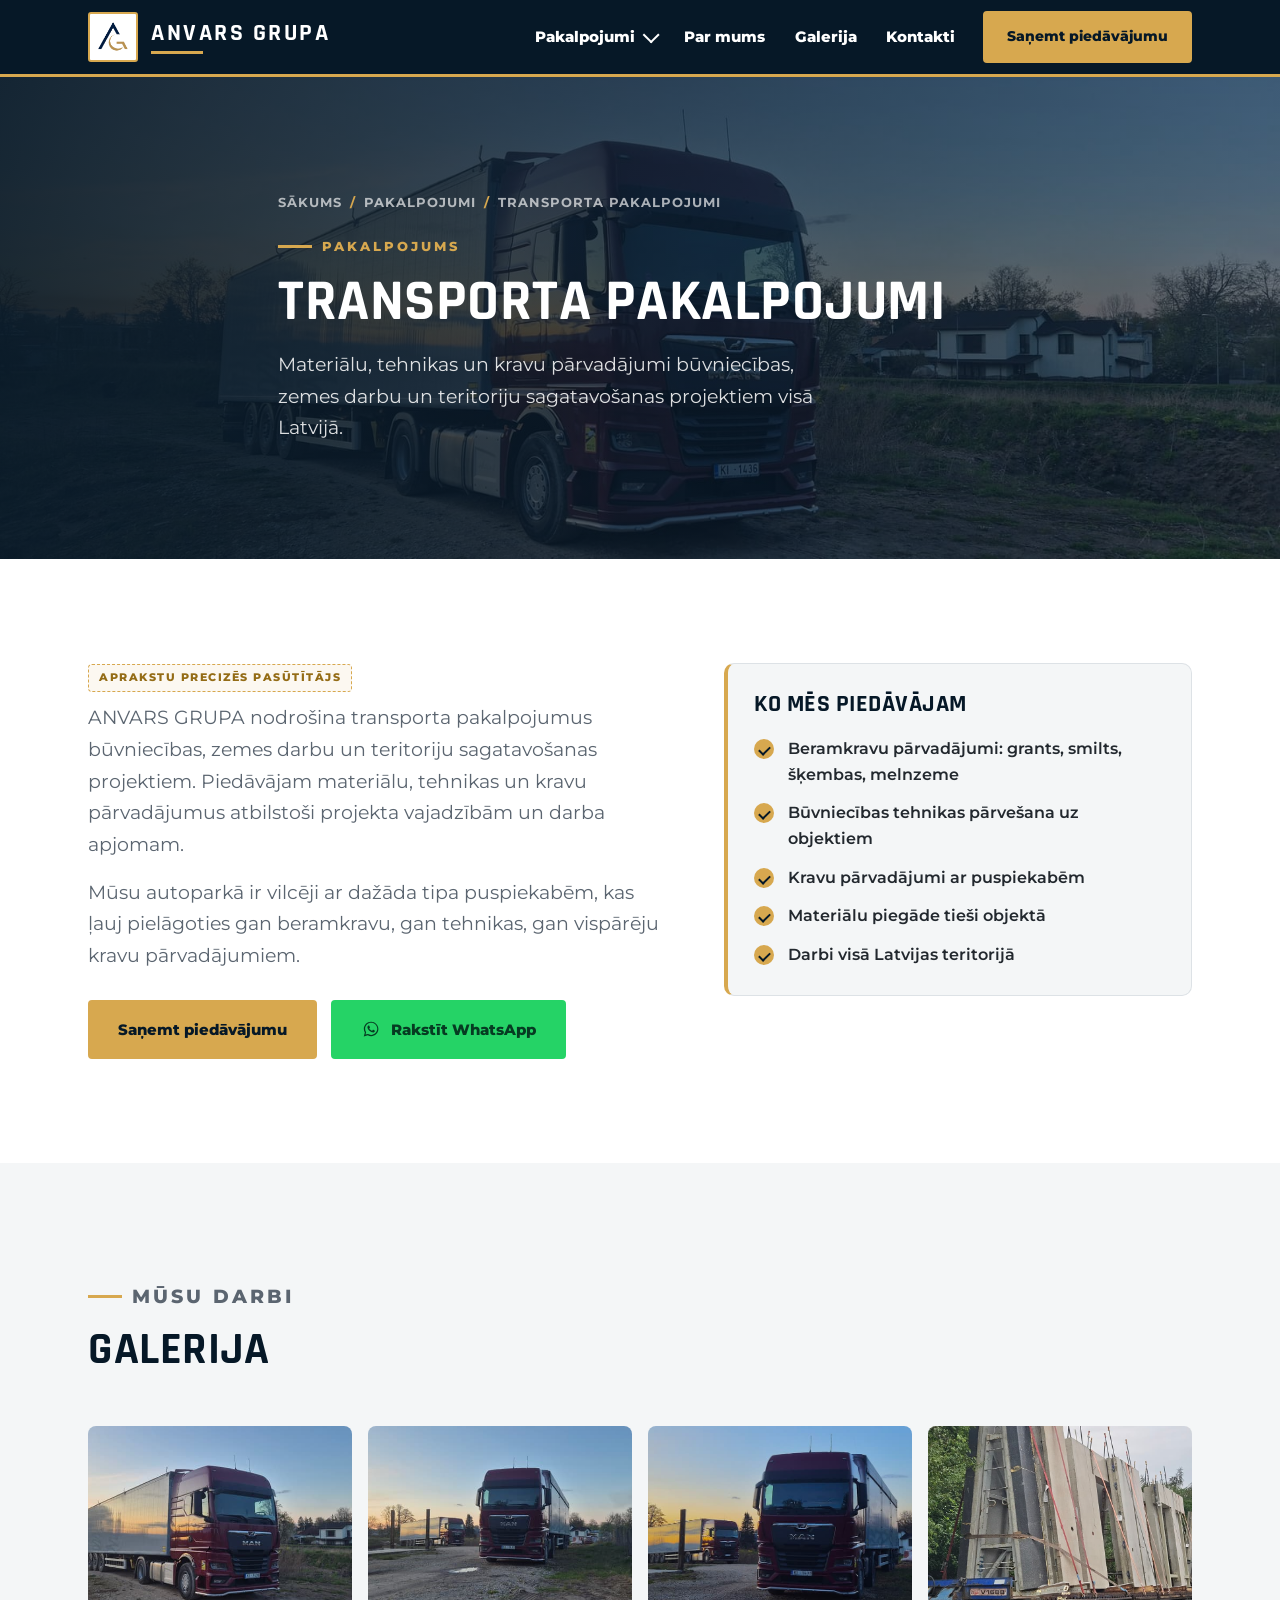
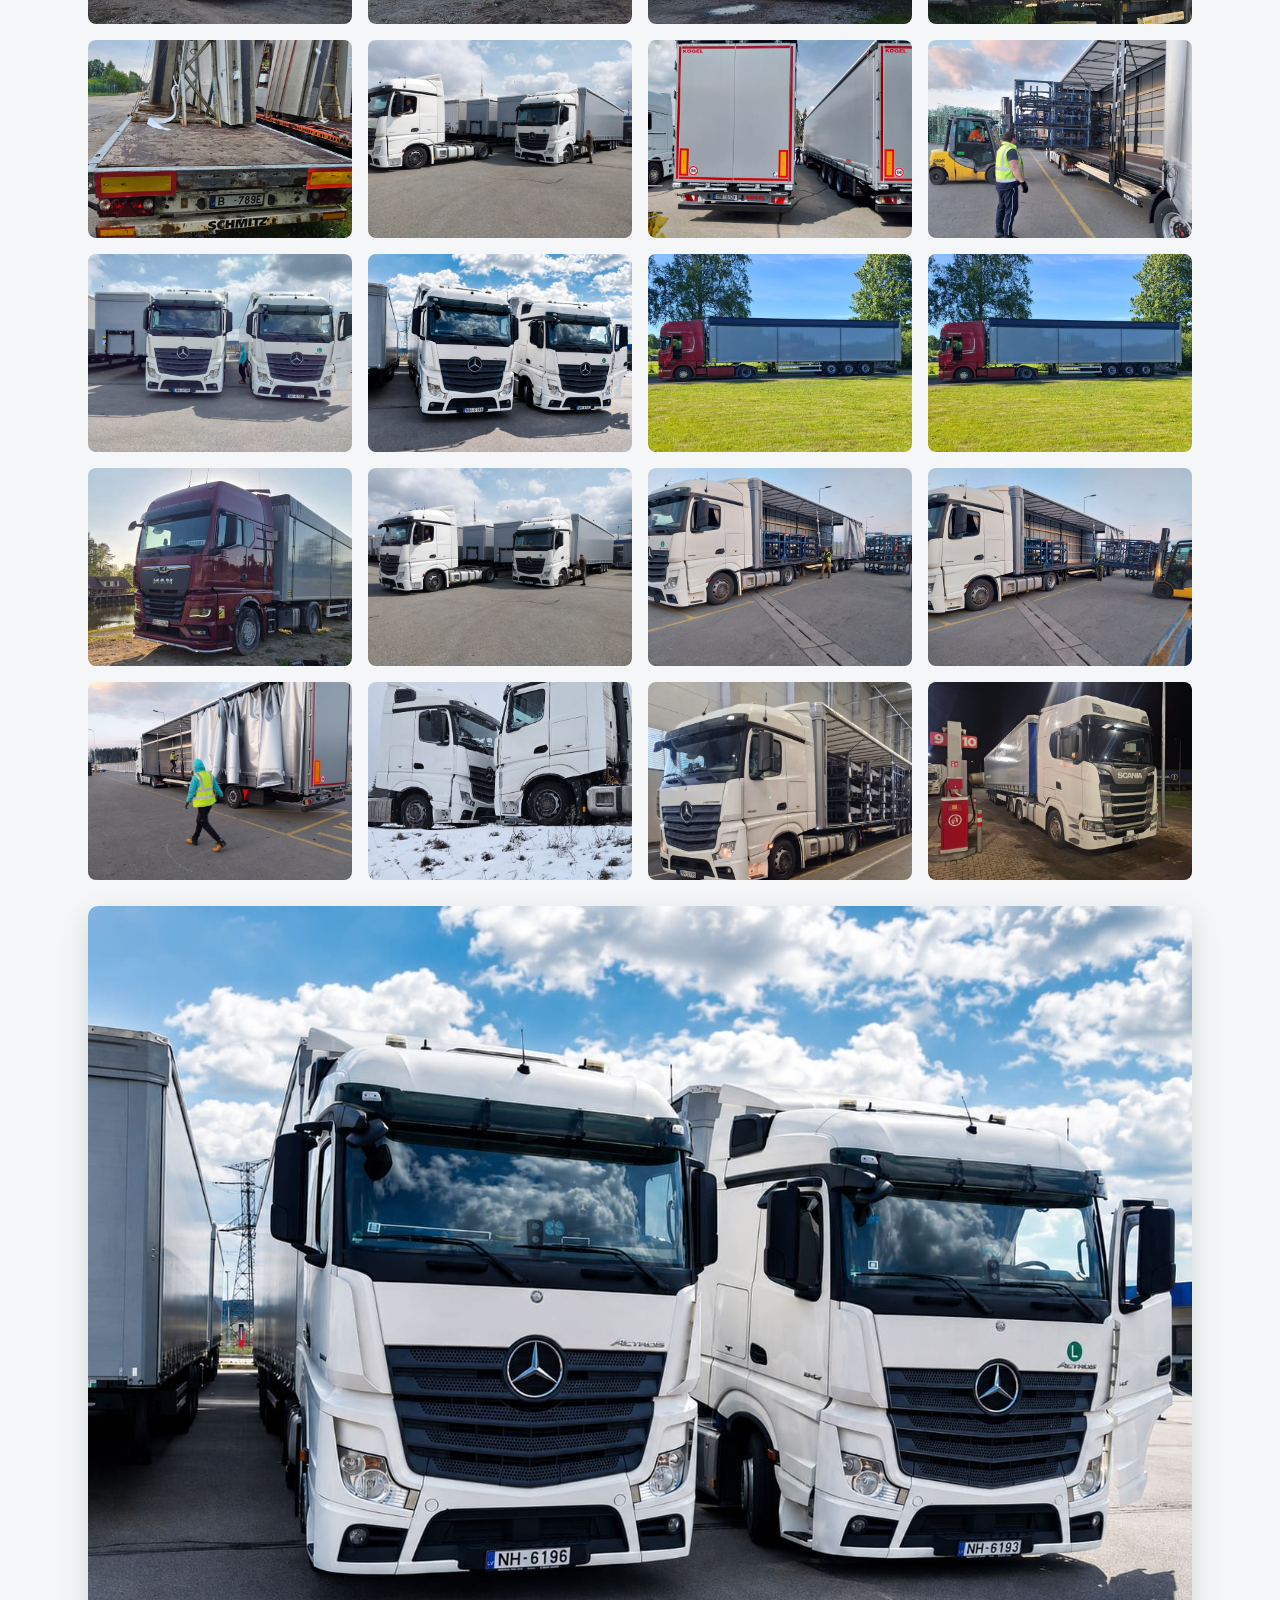
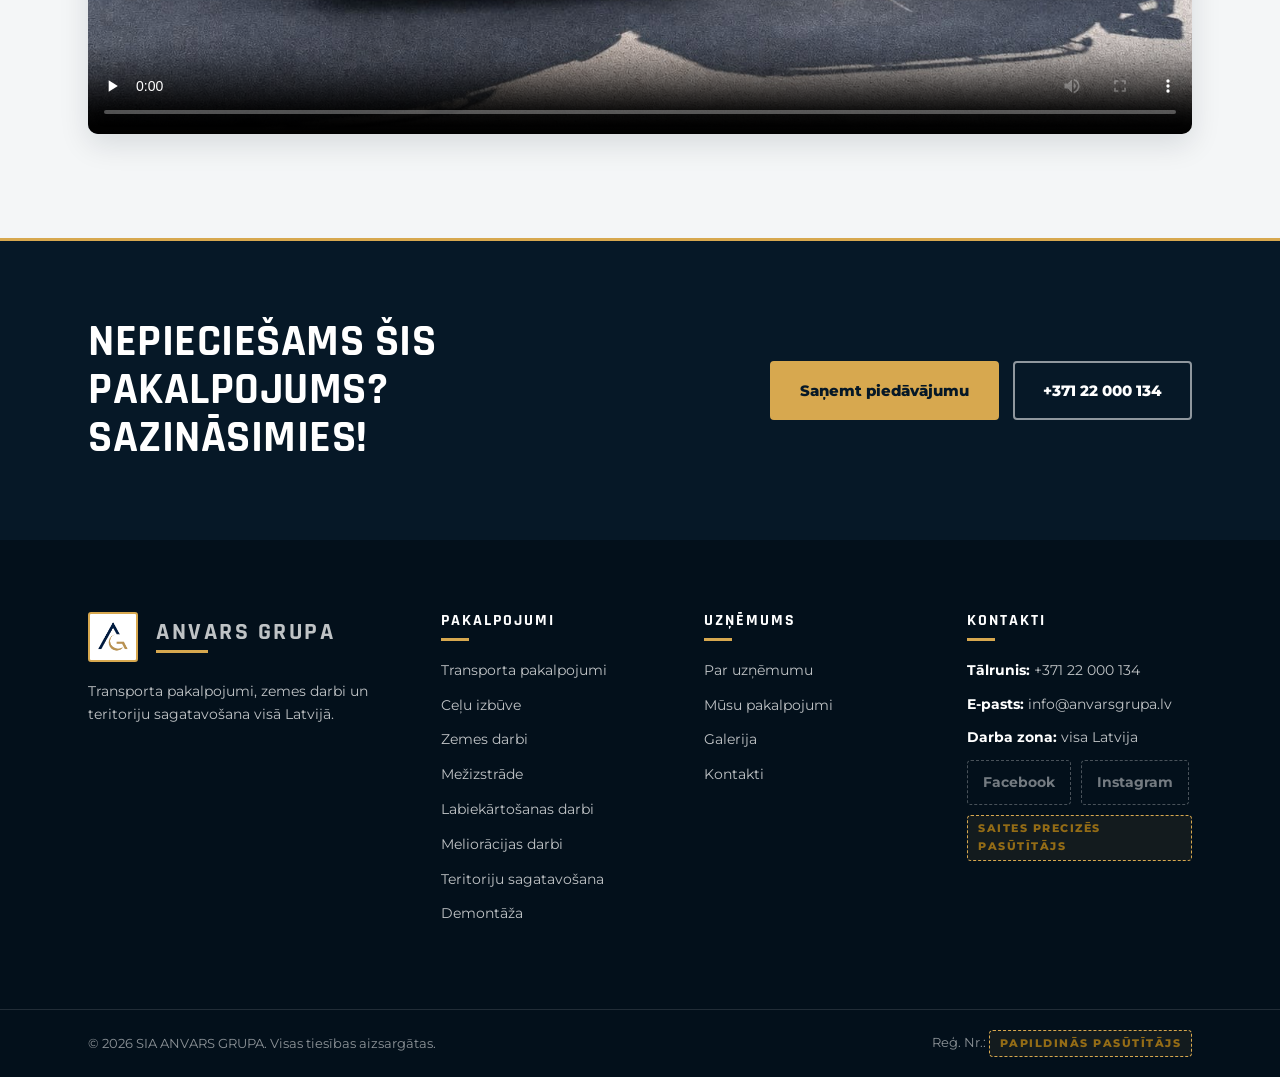
<file: transporta-pakalpojumi/index.html>
<!DOCTYPE html>
<html lang="lv">
<head>
  <meta charset="UTF-8">
  <meta name="viewport" content="width=device-width, initial-scale=1.0">
  <title>Transporta pakalpojumi | ANVARS GRUPA</title>
  <meta name="description" content="Materiālu, tehnikas un kravu pārvadājumi būvniecības, zemes darbu un teritoriju sagatavošanas projektiem visā Latvijā. SIA ANVARS GRUPA.">

  <link rel="preconnect" href="https://fonts.googleapis.com">
  <link rel="preconnect" href="https://fonts.gstatic.com" crossorigin>
  <link href="https://fonts.googleapis.com/css2?family=Rajdhani:wght@500;600;700&family=Montserrat:wght@400;600;700;800&display=swap" rel="stylesheet">

  <link rel="stylesheet" href="../css/style.css">
  <link rel="icon" type="image/png" href="../images/opt/logo.png">
</head>
<body>

  <header class="site-header">
    <div class="container header-inner">
      <a href="../index.html" class="brand" aria-label="ANVARS GRUPA, uz sākumu">
        <span class="brand-logo-wrap">
          <img src="../images/opt/logo.png" alt="ANVARS GRUPA logotips" class="brand-logo">
        </span>
        <span class="brand-text">
          <span class="brand-name">ANVARS GRUPA</span>
          <span class="brand-line"></span>
        </span>
      </a>

      <nav class="site-nav" id="site-nav" aria-label="Galvenā navigācija">
        <ul class="nav-list">
          <li class="nav-item has-dropdown">
            <button type="button" class="nav-link dropdown-toggle" aria-expanded="false">
              Pakalpojumi <span class="chevron" aria-hidden="true"></span>
            </button>
            <ul class="dropdown">
              <li><a href="../transporta-pakalpojumi/index.html" aria-current="page">Transporta pakalpojumi</a></li>
              <li><a href="../celu-izbuve/index.html">Ceļu izbūve</a></li>
              <li><a href="../zemes-darbi/index.html">Zemes darbi</a></li>
              <li><a href="../mezizstrade/index.html">Mežizstrāde</a></li>
              <li><a href="../labiekartosanas-darbi/index.html">Labiekārtošanas darbi</a></li>
              <li><a href="../melioracijas-darbi/index.html">Meliorācijas darbi</a></li>
              <li><a href="../teritoriju-sagatavosana/index.html">Teritoriju sagatavošana</a></li>
              <li><a href="../demontaza/index.html">Demontāža</a></li>
            </ul>
          </li>
          <li class="nav-item"><a href="../index.html#par-mums" class="nav-link">Par mums</a></li>
          <li class="nav-item"><a href="../index.html#galerija" class="nav-link">Galerija</a></li>
          <li class="nav-item"><a href="../index.html#kontakti" class="nav-link">Kontakti</a></li>
          <li class="nav-item nav-cta"><a href="../index.html#kontakti" class="btn">Saņemt piedāvājumu</a></li>
        </ul>
      </nav>

      <button type="button" class="nav-toggle" aria-expanded="false" aria-controls="site-nav" aria-label="Atvērt izvēlni">
        <span class="nav-toggle-bar"></span>
        <span class="nav-toggle-bar"></span>
        <span class="nav-toggle-bar"></span>
      </button>
    </div>
  </header>


  <!-- HERO -->

  <section class="page-hero">
    <img class="page-hero-img" src="../images/opt/transports1.jpg" alt="ANVARS GRUPA kravas auto ar puspiekabi saulrietā">
    <div class="hero-overlay"></div>
    <div class="container page-hero-inner">
      <nav class="breadcrumbs" aria-label="Atrašanās vieta">
        <a href="../index.html">Sākums</a>
        <span class="sep">/</span>
        <a href="../index.html#pakalpojumi">Pakalpojumi</a>
        <span class="sep">/</span>
        <span>Transporta pakalpojumi</span>
      </nav>
      <p class="kicker">Pakalpojums</p>
      <h1>Transporta pakalpojumi</h1>
      <p class="hero-lead">Materiālu, tehnikas un kravu pārvadājumi būvniecības, zemes darbu un teritoriju sagatavošanas projektiem visā Latvijā.</p>
    </div>
  </section>


  <!-- APRAKSTS UN PRIEKŠROCĪBAS -->

  <section class="section">
    <div class="container service-layout">
      <div class="service-text" data-reveal>
        <span class="ph-note">Aprakstu precizēs pasūtītājs</span>
          <p>ANVARS GRUPA nodrošina transporta pakalpojumus būvniecības, zemes darbu un teritoriju sagatavošanas projektiem. Piedāvājam materiālu, tehnikas un kravu pārvadājumus atbilstoši projekta vajadzībām un darba apjomam.</p>
          <p>Mūsu autoparkā ir vilcēji ar dažāda tipa puspiekabēm, kas ļauj pielāgoties gan beramkravu, gan tehnikas, gan vispārēju kravu pārvadājumiem.</p>
        <div class="hero-actions">
          <a href="../index.html#kontakti" class="btn">Saņemt piedāvājumu</a>
          <a href="https://wa.me/37122000134?text=Labdien!%20V%C4%93los%20sa%C5%86emt%20pied%C4%81v%C4%81jumu%20par%20transporta%20pakalpojumiem." class="btn btn--wa" target="_blank" rel="noopener">
            <svg viewBox="0 0 32 32" aria-hidden="true" fill="currentColor"><path d="M16.1 4.2c-6.4 0-11.6 5.2-11.6 11.5 0 2.2.6 4.2 1.7 6l-1.8 6.1 6.4-1.7c1.7 1 3.5 1.3 5.4 1.3 6.4 0 11.6-5.2 11.6-11.5S22.5 4.2 16.1 4.2zm0 21.2c-1.7 0-3.4-.5-4.8-1.3l-.4-.2-3.7 1 1-3.6-.2-.4c-1-1.6-1.4-3.4-1.4-5.2 0-5.3 4.3-9.6 9.7-9.6s9.7 4.3 9.7 9.6-4.4 9.7-9.9 9.7zm5.4-7.2c-.2-.1-1.8-.8-2-.9-.2-.1-.5-.1-.7.1-.2.4-.8 1-1 1.2-.1.2-.4.2-.6.1-.2-.1-1.2-.5-2.3-1.4-.8-.7-1.4-1.7-1.6-1.9-.1-.2 0-.5.1-.6.1-.1.2-.4.5-.5.1-.1.2-.2.4-.5.1-.1 0-.4 0-.5 0-.1-.7-1.7-1-2.3-.2-.6-.5-.5-.7-.5h-.6c-.2 0-.5.1-.7.4-.2.2-1 1-1 2.4s1 2.8 1.2 3c.1.2 2 3.2 5 4.4.7.4 1.3.5 1.7.6.7.2 1.3.1 1.8.1.6-.1 1.8-.7 2-1.4.2-.7.2-1.3.2-1.4-.1-.1-.4-.2-.6-.3z"/></svg>
            Rakstīt WhatsApp
          </a>
        </div>
      </div>

      <aside class="benefit-panel" data-reveal style="--reveal-delay: 0.12s">
        <h3>Ko mēs piedāvājam</h3>
        <ul class="benefit-list">
            <li>Beramkravu pārvadājumi: grants, smilts, šķembas, melnzeme</li>
            <li>Būvniecības tehnikas pārvešana uz objektiem</li>
            <li>Kravu pārvadājumi ar puspiekabēm</li>
            <li>Materiālu piegāde tieši objektā</li>
            <li>Darbi visā Latvijas teritorijā</li>
        </ul>
      </aside>
    </div>
  </section>


  <!-- GALERIJA -->

  <section class="section section--light">
    <div class="container">
      <div class="section-head" data-reveal>
        <p class="kicker">Mūsu darbi</p>
        <h2>Galerija</h2>
      </div>
      <div class="gallery-grid" data-reveal>
        <button type="button" class="gallery-item" data-full="../images/opt/transports1.jpg">
          <img src="../images/opt/transports1-thumb.jpg" alt="Vilcējs ar puspiekabi objektā saulrietā" loading="lazy">
        </button>
        <button type="button" class="gallery-item" data-full="../images/opt/transports5.jpg">
          <img src="../images/opt/transports5-thumb.jpg" alt="Divi vilcēji ar puspiekabēm grants laukumā vakarā" loading="lazy">
        </button>
        <button type="button" class="gallery-item" data-full="../images/opt/transports9.jpg">
          <img src="../images/opt/transports9-thumb.jpg" alt="ANVARS GRUPA kravas automašīnas saulrietā" loading="lazy">
        </button>
        <button type="button" class="gallery-item" data-full="../images/opt/transports12.jpg">
          <img src="../images/opt/transports12-thumb.jpg" alt="Puspiekabe ar nostiprinātiem dzelzsbetona sienu paneļiem" loading="lazy">
        </button>
        <button type="button" class="gallery-item" data-full="../images/opt/transports13.jpg">
          <img src="../images/opt/transports13-thumb.jpg" alt="Platformas puspiekabe ar dzelzsbetona paneļiem laukumā" loading="lazy">
        </button>
        <button type="button" class="gallery-item" data-full="../images/opt/transports15.jpg">
          <img src="../images/opt/transports15-thumb.jpg" alt="Divi vilcēji ar puspiekabēm loģistikas bāzē" loading="lazy">
        </button>
        <button type="button" class="gallery-item" data-full="../images/opt/transports17.jpg">
          <img src="../images/opt/transports17-thumb.jpg" alt="Divas aizkaru puspiekabes no aizmugures pirms izkraušanas" loading="lazy">
        </button>
        <button type="button" class="gallery-item" data-full="../images/opt/transports20.jpg">
          <img src="../images/opt/transports20-thumb.jpg" alt="Kravas iekraušana ar autoiekrāvēju" loading="lazy">
        </button>
        <button type="button" class="gallery-item" data-full="../images/opt/transports23.jpg">
          <img src="../images/opt/transports23-thumb.jpg" alt="Kravas automašīnas uzņēmuma bāzē" loading="lazy">
        </button>
        <button type="button" class="gallery-item" data-full="../images/opt/transports26.jpg">
          <img src="../images/opt/transports26-thumb.jpg" alt="Divi vilcēji bāzē zem mākoņainām debesīm" loading="lazy">
        </button>
        <button type="button" class="gallery-item" data-full="../images/opt/transports28.jpg">
          <img src="../images/opt/transports28-thumb.jpg" alt="Vilcējs ar pārvietojamā dibena puspiekabi pļavā vasarā" loading="lazy">
        </button>
        <button type="button" class="gallery-item" data-full="../images/opt/transports30.jpg">
          <img src="../images/opt/transports30-thumb.jpg" alt="Vilcējs ar pārvietojamā dibena puspiekabi vasarā" loading="lazy">
        </button>
        <button type="button" class="gallery-item" data-full="../images/opt/transports10.jpg">
          <img src="../images/opt/transports10-thumb.jpg" alt="Vilcējs ar puspiekabi pie dīķa vakara saulē" loading="lazy">
        </button>
        <button type="button" class="gallery-item" data-full="../images/opt/transports16.jpg">
          <img src="../images/opt/transports16-thumb.jpg" alt="Vilcēji un puspiekabes loģistikas laukumā" loading="lazy">
        </button>
        <button type="button" class="gallery-item" data-full="../images/opt/transports18.jpg">
          <img src="../images/opt/transports18-thumb.jpg" alt="Aizkaru puspiekabes iekraušana ar metāla grozu kravu" loading="lazy">
        </button>
        <button type="button" class="gallery-item" data-full="../images/opt/transports19.jpg">
          <img src="../images/opt/transports19-thumb.jpg" alt="Kravas iekraušana ar autoiekrāvēju loģistikas laukumā" loading="lazy">
        </button>
        <button type="button" class="gallery-item" data-full="../images/opt/transports21.jpg">
          <img src="../images/opt/transports21-thumb.jpg" alt="Strādnieki atver aizkaru puspiekabi ziemas laukumā" loading="lazy">
        </button>
        <button type="button" class="gallery-item" data-full="../images/opt/transports25.jpg">
          <img src="../images/opt/transports25-thumb.jpg" alt="Divi vilcēji apsnigušā laukumā ziemā" loading="lazy">
        </button>
        <button type="button" class="gallery-item" data-full="../images/opt/transports24.jpg">
          <img src="../images/opt/transports24-thumb.jpg" alt="Vilcējs ar iekrautiem metāla groziem terminālī" loading="lazy">
        </button>
        <button type="button" class="gallery-item" data-full="../images/opt/transports31.jpg">
          <img src="../images/opt/transports31-thumb.jpg" alt="Vilcējs ar puspiekabi degvielas uzpildes stacijā naktī" loading="lazy">
        </button>
      </div>
      <div class="service-video" data-reveal>
        <video controls preload="none" playsinline poster="../images/opt/transports26.jpg">
          <source src="../images/opt/transports14.mp4" type="video/mp4">
        </video>
      </div>
    </div>
  </section>


  <!-- CTA -->

  <section class="cta-band">
    <div class="container cta-inner">
      <h2>Nepieciešams šis pakalpojums? Sazināsimies!</h2>
      <div class="hero-actions">
        <a href="../index.html#kontakti" class="btn">Saņemt piedāvājumu</a>
        <a href="tel:+37122000134" class="btn btn--outline">+371&nbsp;22&nbsp;000&nbsp;134</a>
      </div>
    </div>
  </section>


  <footer class="site-footer">
    <div class="container footer-grid">

      <div class="footer-col footer-brand">
        <a href="../index.html" class="brand" aria-label="ANVARS GRUPA, uz sākumu">
          <span class="brand-logo-wrap">
            <img src="../images/opt/logo.png" alt="ANVARS GRUPA logotips" class="brand-logo">
          </span>
          <span class="brand-text">
            <span class="brand-name">ANVARS GRUPA</span>
            <span class="brand-line"></span>
          </span>
        </a>
        <p>Transporta pakalpojumi, zemes darbi un teritoriju sagatavošana visā Latvijā.</p>
      </div>

      <div class="footer-col">
        <h3>Pakalpojumi</h3>
        <a href="../transporta-pakalpojumi/index.html">Transporta pakalpojumi</a>
        <a href="../celu-izbuve/index.html">Ceļu izbūve</a>
        <a href="../zemes-darbi/index.html">Zemes darbi</a>
        <a href="../mezizstrade/index.html">Mežizstrāde</a>
        <a href="../labiekartosanas-darbi/index.html">Labiekārtošanas darbi</a>
        <a href="../melioracijas-darbi/index.html">Meliorācijas darbi</a>
        <a href="../teritoriju-sagatavosana/index.html">Teritoriju sagatavošana</a>
        <a href="../demontaza/index.html">Demontāža</a>
      </div>

      <div class="footer-col">
        <h3>Uzņēmums</h3>
        <a href="../index.html#par-mums">Par uzņēmumu</a>
        <a href="../index.html#pakalpojumi">Mūsu pakalpojumi</a>
        <a href="../index.html#galerija">Galerija</a>
        <a href="../index.html#kontakti">Kontakti</a>
      </div>

      <div class="footer-col">
        <h3>Kontakti</h3>
        <p><strong>Tālrunis:</strong> <a href="tel:+37122000134">+371&nbsp;22&nbsp;000&nbsp;134</a></p>
        <p><strong>E-pasts:</strong> <a href="mailto:info@anvarsgrupa.lv">info@anvarsgrupa.lv</a></p>
        <p><strong>Darba zona:</strong> visa Latvija</p>
        <div class="social-pending">
          <span>Facebook</span>
          <span>Instagram</span>
          <span class="ph-note">Saites precizēs pasūtītājs</span>
        </div>
      </div>

    </div>

    <div class="footer-bottom">
      <div class="container footer-bottom-inner">
        <p>© <span data-year>2026</span> SIA ANVARS GRUPA. Visas tiesības aizsargātas.</p>
        <p>Reģ. Nr.: <span class="ph-note">Papildinās pasūtītājs</span></p>
      </div>
    </div>
  </footer>

  <!-- Ātrās saziņas josla (tikai mobilajā, parādās pēc hero) -->

  <nav class="mobile-bar" aria-label="Ātrā saziņa">
    <a class="mobile-bar-btn mobile-bar-btn--call" href="tel:+37122000134">
      <svg viewBox="0 0 24 24" aria-hidden="true" fill="none" stroke="currentColor" stroke-width="2" stroke-linecap="round" stroke-linejoin="round">
        <path d="M22 16.9v3a2 2 0 0 1-2.2 2 19.8 19.8 0 0 1-8.6-3 19.5 19.5 0 0 1-6-6 19.8 19.8 0 0 1-3-8.7A2 2 0 0 1 4.1 2h3a2 2 0 0 1 2 1.7c.1 1 .4 2 .7 2.8a2 2 0 0 1-.5 2.1L8.1 9.9a16 16 0 0 0 6 6l1.3-1.2a2 2 0 0 1 2.1-.5c.9.3 1.9.6 2.8.7a2 2 0 0 1 1.7 2z"/>
      </svg>
      Zvanīt
    </a>
    <a class="mobile-bar-btn mobile-bar-btn--wa" href="https://wa.me/37122000134?text=Labdien!%20V%C4%93los%20sa%C5%86emt%20pied%C4%81v%C4%81jumu%20par%20transporta%20pakalpojumiem." target="_blank" rel="noopener">
      <svg viewBox="0 0 32 32" aria-hidden="true" fill="currentColor">
        <path d="M16.1 4.2c-6.4 0-11.6 5.2-11.6 11.5 0 2.2.6 4.2 1.7 6l-1.8 6.1 6.4-1.7c1.7 1 3.5 1.3 5.4 1.3 6.4 0 11.6-5.2 11.6-11.5S22.5 4.2 16.1 4.2zm0 21.2c-1.7 0-3.4-.5-4.8-1.3l-.4-.2-3.7 1 1-3.6-.2-.4c-1-1.6-1.4-3.4-1.4-5.2 0-5.3 4.3-9.6 9.7-9.6s9.7 4.3 9.7 9.6-4.4 9.7-9.9 9.7zm5.4-7.2c-.2-.1-1.8-.8-2-.9-.2-.1-.5-.1-.7.1-.2.4-.8 1-1 1.2-.1.2-.4.2-.6.1-.2-.1-1.2-.5-2.3-1.4-.8-.7-1.4-1.7-1.6-1.9-.1-.2 0-.5.1-.6.1-.1.2-.4.5-.5.1-.1.2-.2.4-.5.1-.1 0-.4 0-.5 0-.1-.7-1.7-1-2.3-.2-.6-.5-.5-.7-.5h-.6c-.2 0-.5.1-.7.4-.2.2-1 1-1 2.4s1 2.8 1.2 3c.1.2 2 3.2 5 4.4.7.4 1.3.5 1.7.6.7.2 1.3.1 1.8.1.6-.1 1.8-.7 2-1.4.2-.7.2-1.3.2-1.4-.1-.1-.4-.2-.6-.3z"/>
      </svg>
      WhatsApp
    </a>
  </nav>

  <script src="../js/main.js" defer></script>
</body>
</html>
</file>
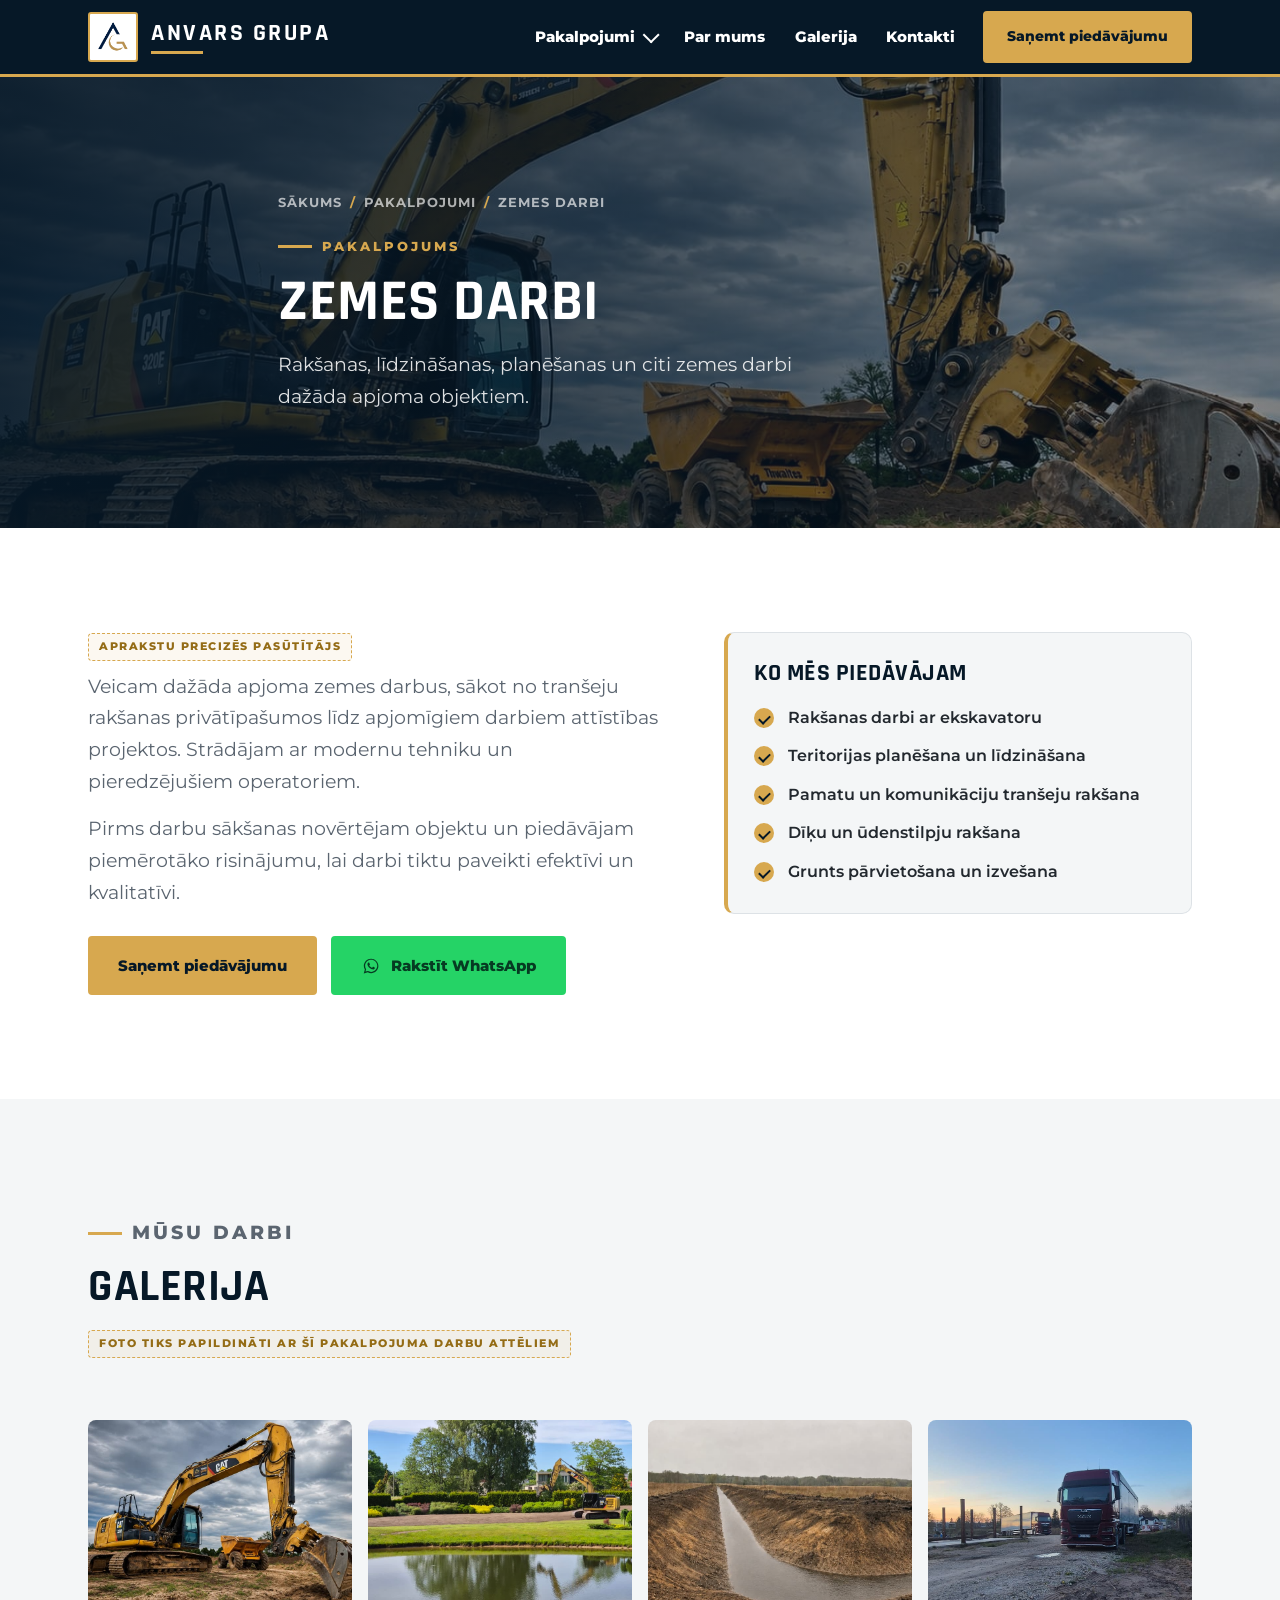
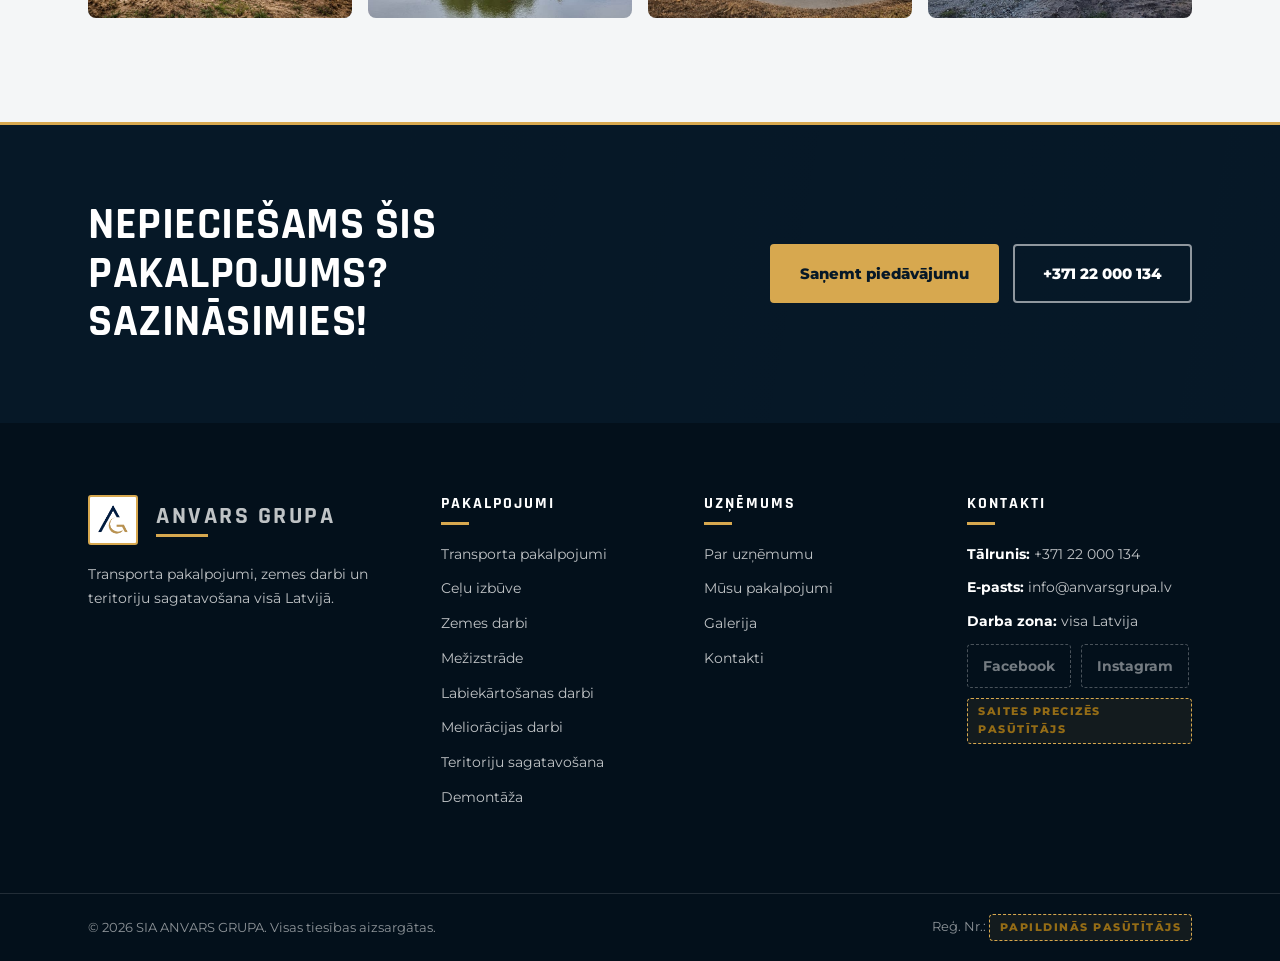
<file: zemes-darbi/index.html>
<!DOCTYPE html>
<html lang="lv">
<head>
  <meta charset="UTF-8">
  <meta name="viewport" content="width=device-width, initial-scale=1.0">
  <title>Zemes darbi | ANVARS GRUPA</title>
  <meta name="description" content="Rakšanas, līdzināšanas, planēšanas un citi zemes darbi dažāda apjoma objektiem visā Latvijā. SIA ANVARS GRUPA.">

  <link rel="preconnect" href="https://fonts.googleapis.com">
  <link rel="preconnect" href="https://fonts.gstatic.com" crossorigin>
  <link href="https://fonts.googleapis.com/css2?family=Rajdhani:wght@500;600;700&family=Montserrat:wght@400;600;700;800&display=swap" rel="stylesheet">

  <link rel="stylesheet" href="../css/style.css">
  <link rel="icon" type="image/png" href="../images/opt/logo.png">
</head>
<body>

  <header class="site-header">
    <div class="container header-inner">
      <a href="../index.html" class="brand" aria-label="ANVARS GRUPA, uz sākumu">
        <span class="brand-logo-wrap">
          <img src="../images/opt/logo.png" alt="ANVARS GRUPA logotips" class="brand-logo">
        </span>
        <span class="brand-text">
          <span class="brand-name">ANVARS GRUPA</span>
          <span class="brand-line"></span>
        </span>
      </a>

      <nav class="site-nav" id="site-nav" aria-label="Galvenā navigācija">
        <ul class="nav-list">
          <li class="nav-item has-dropdown">
            <button type="button" class="nav-link dropdown-toggle" aria-expanded="false">
              Pakalpojumi <span class="chevron" aria-hidden="true"></span>
            </button>
            <ul class="dropdown">
              <li><a href="../transporta-pakalpojumi/index.html">Transporta pakalpojumi</a></li>
              <li><a href="../celu-izbuve/index.html">Ceļu izbūve</a></li>
              <li><a href="../zemes-darbi/index.html" aria-current="page">Zemes darbi</a></li>
              <li><a href="../mezizstrade/index.html">Mežizstrāde</a></li>
              <li><a href="../labiekartosanas-darbi/index.html">Labiekārtošanas darbi</a></li>
              <li><a href="../melioracijas-darbi/index.html">Meliorācijas darbi</a></li>
              <li><a href="../teritoriju-sagatavosana/index.html">Teritoriju sagatavošana</a></li>
              <li><a href="../demontaza/index.html">Demontāža</a></li>
            </ul>
          </li>
          <li class="nav-item"><a href="../index.html#par-mums" class="nav-link">Par mums</a></li>
          <li class="nav-item"><a href="../index.html#galerija" class="nav-link">Galerija</a></li>
          <li class="nav-item"><a href="../index.html#kontakti" class="nav-link">Kontakti</a></li>
          <li class="nav-item nav-cta"><a href="../index.html#kontakti" class="btn">Saņemt piedāvājumu</a></li>
        </ul>
      </nav>

      <button type="button" class="nav-toggle" aria-expanded="false" aria-controls="site-nav" aria-label="Atvērt izvēlni">
        <span class="nav-toggle-bar"></span>
        <span class="nav-toggle-bar"></span>
        <span class="nav-toggle-bar"></span>
      </button>
    </div>
  </header>


  <!-- HERO -->

  <section class="page-hero">
    <img class="page-hero-img" src="../images/opt/raksana1.jpg" alt="Ekskavators un pašizgāzējs zemes darbos">
    <div class="hero-overlay"></div>
    <div class="container page-hero-inner">
      <nav class="breadcrumbs" aria-label="Atrašanās vieta">
        <a href="../index.html">Sākums</a>
        <span class="sep">/</span>
        <a href="../index.html#pakalpojumi">Pakalpojumi</a>
        <span class="sep">/</span>
        <span>Zemes darbi</span>
      </nav>
      <p class="kicker">Pakalpojums</p>
      <h1>Zemes darbi</h1>
      <p class="hero-lead">Rakšanas, līdzināšanas, planēšanas un citi zemes darbi dažāda apjoma objektiem.</p>
    </div>
  </section>


  <!-- APRAKSTS UN PRIEKŠROCĪBAS -->

  <section class="section">
    <div class="container service-layout">
      <div class="service-text" data-reveal>
        <span class="ph-note">Aprakstu precizēs pasūtītājs</span>
          <p>Veicam dažāda apjoma zemes darbus, sākot no tranšeju rakšanas privātīpašumos līdz apjomīgiem darbiem attīstības projektos. Strādājam ar modernu tehniku un pieredzējušiem operatoriem.</p>
          <p>Pirms darbu sākšanas novērtējam objektu un piedāvājam piemērotāko risinājumu, lai darbi tiktu paveikti efektīvi un kvalitatīvi.</p>
        <div class="hero-actions">
          <a href="../index.html#kontakti" class="btn">Saņemt piedāvājumu</a>
          <a href="https://wa.me/37122000134?text=Labdien!%20V%C4%93los%20sa%C5%86emt%20pied%C4%81v%C4%81jumu%20par%20zemes%20darbiem." class="btn btn--wa" target="_blank" rel="noopener">
            <svg viewBox="0 0 32 32" aria-hidden="true" fill="currentColor"><path d="M16.1 4.2c-6.4 0-11.6 5.2-11.6 11.5 0 2.2.6 4.2 1.7 6l-1.8 6.1 6.4-1.7c1.7 1 3.5 1.3 5.4 1.3 6.4 0 11.6-5.2 11.6-11.5S22.5 4.2 16.1 4.2zm0 21.2c-1.7 0-3.4-.5-4.8-1.3l-.4-.2-3.7 1 1-3.6-.2-.4c-1-1.6-1.4-3.4-1.4-5.2 0-5.3 4.3-9.6 9.7-9.6s9.7 4.3 9.7 9.6-4.4 9.7-9.9 9.7zm5.4-7.2c-.2-.1-1.8-.8-2-.9-.2-.1-.5-.1-.7.1-.2.4-.8 1-1 1.2-.1.2-.4.2-.6.1-.2-.1-1.2-.5-2.3-1.4-.8-.7-1.4-1.7-1.6-1.9-.1-.2 0-.5.1-.6.1-.1.2-.4.5-.5.1-.1.2-.2.4-.5.1-.1 0-.4 0-.5 0-.1-.7-1.7-1-2.3-.2-.6-.5-.5-.7-.5h-.6c-.2 0-.5.1-.7.4-.2.2-1 1-1 2.4s1 2.8 1.2 3c.1.2 2 3.2 5 4.4.7.4 1.3.5 1.7.6.7.2 1.3.1 1.8.1.6-.1 1.8-.7 2-1.4.2-.7.2-1.3.2-1.4-.1-.1-.4-.2-.6-.3z"/></svg>
            Rakstīt WhatsApp
          </a>
        </div>
      </div>

      <aside class="benefit-panel" data-reveal style="--reveal-delay: 0.12s">
        <h3>Ko mēs piedāvājam</h3>
        <ul class="benefit-list">
            <li>Rakšanas darbi ar ekskavatoru</li>
            <li>Teritorijas planēšana un līdzināšana</li>
            <li>Pamatu un komunikāciju tranšeju rakšana</li>
            <li>Dīķu un ūdenstilpju rakšana</li>
            <li>Grunts pārvietošana un izvešana</li>
        </ul>
      </aside>
    </div>
  </section>


  <!-- GALERIJA -->

  <section class="section section--light">
    <div class="container">
      <div class="section-head" data-reveal>
        <p class="kicker">Mūsu darbi</p>
        <h2>Galerija</h2>
        <p><span class="ph-note">Foto tiks papildināti ar šī pakalpojuma darbu attēliem</span></p>
      </div>
      <div class="gallery-grid" data-reveal>
        <button type="button" class="gallery-item" data-full="../images/opt/raksana1.jpg">
          <img src="../images/opt/raksana1-thumb.jpg" alt="Ekskavators un pašizgāzējs rakšanas darbos" loading="lazy">
        </button>
        <button type="button" class="gallery-item" data-full="../images/opt/Aizupes12.jpg">
          <img src="../images/opt/Aizupes12-thumb.jpg" alt="Izrakts un labiekārtots dīķis ar apkārtni" loading="lazy">
        </button>
        <button type="button" class="gallery-item" data-full="../images/opt/melioracija1.jpg">
          <img src="../images/opt/melioracija1-thumb.jpg" alt="Izrakts grāvis ūdens novadīšanai" loading="lazy">
        </button>
        <button type="button" class="gallery-item" data-full="../images/opt/transports7.jpg">
          <img src="../images/opt/transports7-thumb.jpg" alt="Kravas automašīna zemes darbu objektā" loading="lazy">
        </button>
      </div>
    </div>
  </section>


  <!-- CTA -->

  <section class="cta-band">
    <div class="container cta-inner">
      <h2>Nepieciešams šis pakalpojums? Sazināsimies!</h2>
      <div class="hero-actions">
        <a href="../index.html#kontakti" class="btn">Saņemt piedāvājumu</a>
        <a href="tel:+37122000134" class="btn btn--outline">+371&nbsp;22&nbsp;000&nbsp;134</a>
      </div>
    </div>
  </section>


  <footer class="site-footer">
    <div class="container footer-grid">

      <div class="footer-col footer-brand">
        <a href="../index.html" class="brand" aria-label="ANVARS GRUPA, uz sākumu">
          <span class="brand-logo-wrap">
            <img src="../images/opt/logo.png" alt="ANVARS GRUPA logotips" class="brand-logo">
          </span>
          <span class="brand-text">
            <span class="brand-name">ANVARS GRUPA</span>
            <span class="brand-line"></span>
          </span>
        </a>
        <p>Transporta pakalpojumi, zemes darbi un teritoriju sagatavošana visā Latvijā.</p>
      </div>

      <div class="footer-col">
        <h3>Pakalpojumi</h3>
        <a href="../transporta-pakalpojumi/index.html">Transporta pakalpojumi</a>
        <a href="../celu-izbuve/index.html">Ceļu izbūve</a>
        <a href="../zemes-darbi/index.html">Zemes darbi</a>
        <a href="../mezizstrade/index.html">Mežizstrāde</a>
        <a href="../labiekartosanas-darbi/index.html">Labiekārtošanas darbi</a>
        <a href="../melioracijas-darbi/index.html">Meliorācijas darbi</a>
        <a href="../teritoriju-sagatavosana/index.html">Teritoriju sagatavošana</a>
        <a href="../demontaza/index.html">Demontāža</a>
      </div>

      <div class="footer-col">
        <h3>Uzņēmums</h3>
        <a href="../index.html#par-mums">Par uzņēmumu</a>
        <a href="../index.html#pakalpojumi">Mūsu pakalpojumi</a>
        <a href="../index.html#galerija">Galerija</a>
        <a href="../index.html#kontakti">Kontakti</a>
      </div>

      <div class="footer-col">
        <h3>Kontakti</h3>
        <p><strong>Tālrunis:</strong> <a href="tel:+37122000134">+371&nbsp;22&nbsp;000&nbsp;134</a></p>
        <p><strong>E-pasts:</strong> <a href="mailto:info@anvarsgrupa.lv">info@anvarsgrupa.lv</a></p>
        <p><strong>Darba zona:</strong> visa Latvija</p>
        <div class="social-pending">
          <span>Facebook</span>
          <span>Instagram</span>
          <span class="ph-note">Saites precizēs pasūtītājs</span>
        </div>
      </div>

    </div>

    <div class="footer-bottom">
      <div class="container footer-bottom-inner">
        <p>© <span data-year>2026</span> SIA ANVARS GRUPA. Visas tiesības aizsargātas.</p>
        <p>Reģ. Nr.: <span class="ph-note">Papildinās pasūtītājs</span></p>
      </div>
    </div>
  </footer>

  <!-- Ātrās saziņas josla (tikai mobilajā, parādās pēc hero) -->

  <nav class="mobile-bar" aria-label="Ātrā saziņa">
    <a class="mobile-bar-btn mobile-bar-btn--call" href="tel:+37122000134">
      <svg viewBox="0 0 24 24" aria-hidden="true" fill="none" stroke="currentColor" stroke-width="2" stroke-linecap="round" stroke-linejoin="round">
        <path d="M22 16.9v3a2 2 0 0 1-2.2 2 19.8 19.8 0 0 1-8.6-3 19.5 19.5 0 0 1-6-6 19.8 19.8 0 0 1-3-8.7A2 2 0 0 1 4.1 2h3a2 2 0 0 1 2 1.7c.1 1 .4 2 .7 2.8a2 2 0 0 1-.5 2.1L8.1 9.9a16 16 0 0 0 6 6l1.3-1.2a2 2 0 0 1 2.1-.5c.9.3 1.9.6 2.8.7a2 2 0 0 1 1.7 2z"/>
      </svg>
      Zvanīt
    </a>
    <a class="mobile-bar-btn mobile-bar-btn--wa" href="https://wa.me/37122000134?text=Labdien!%20V%C4%93los%20sa%C5%86emt%20pied%C4%81v%C4%81jumu%20par%20zemes%20darbiem." target="_blank" rel="noopener">
      <svg viewBox="0 0 32 32" aria-hidden="true" fill="currentColor">
        <path d="M16.1 4.2c-6.4 0-11.6 5.2-11.6 11.5 0 2.2.6 4.2 1.7 6l-1.8 6.1 6.4-1.7c1.7 1 3.5 1.3 5.4 1.3 6.4 0 11.6-5.2 11.6-11.5S22.5 4.2 16.1 4.2zm0 21.2c-1.7 0-3.4-.5-4.8-1.3l-.4-.2-3.7 1 1-3.6-.2-.4c-1-1.6-1.4-3.4-1.4-5.2 0-5.3 4.3-9.6 9.7-9.6s9.7 4.3 9.7 9.6-4.4 9.7-9.9 9.7zm5.4-7.2c-.2-.1-1.8-.8-2-.9-.2-.1-.5-.1-.7.1-.2.4-.8 1-1 1.2-.1.2-.4.2-.6.1-.2-.1-1.2-.5-2.3-1.4-.8-.7-1.4-1.7-1.6-1.9-.1-.2 0-.5.1-.6.1-.1.2-.4.5-.5.1-.1.2-.2.4-.5.1-.1 0-.4 0-.5 0-.1-.7-1.7-1-2.3-.2-.6-.5-.5-.7-.5h-.6c-.2 0-.5.1-.7.4-.2.2-1 1-1 2.4s1 2.8 1.2 3c.1.2 2 3.2 5 4.4.7.4 1.3.5 1.7.6.7.2 1.3.1 1.8.1.6-.1 1.8-.7 2-1.4.2-.7.2-1.3.2-1.4-.1-.1-.4-.2-.6-.3z"/>
      </svg>
      WhatsApp
    </a>
  </nav>

  <script src="../js/main.js" defer></script>
</body>
</html>
</file>
<file: css/style.css>
/* =====================================================
   ANVARS GRUPA — stils v2 (2026, 1. iterācija)
   Mobilais vispirms; brekpointi: 640px, 900px, 1200px
   ===================================================== */

/* =====================================================
   1. MAINĪGIE UN PAMATA UZSTĀDĪJUMI
   ===================================================== */

:root {
  --blue: #061827;
  --blue-800: #0a2236;
  --blue-700: #0e2c46;
  --dark-blue: #03101b;
  --blue-rgb: 6, 24, 39;
  --yellow: #d7a84f;
  --yellow-dark: #c2943f;
  /* Zelts uz balta fona ir 2.2:1 — par maz tekstam. Šis tonis dod 4.76:1,
     tāpēc teksts lieto to, bet dekoratīvās svītras paliek spilgti zeltā. */
  --gold-text: #946c16;
  --yellow-rgb: 215, 168, 79;
  --white: #ffffff;
  --text: #22282e;
  --text-muted: #5b6570;
  --light-bg: #f4f6f7;
  --border: #dde2e6;
  --wa-green: #25d366;

  --font-display: "Rajdhani", Arial, sans-serif;
  --font-body: "Montserrat", Arial, sans-serif;

  --fs-h1: clamp(2.3rem, 1.4rem + 4.5vw, 4.4rem);
  --fs-h2: clamp(1.7rem, 1.2rem + 2.4vw, 2.8rem);
  --fs-h3: clamp(1.15rem, 1rem + 0.8vw, 1.5rem);
  --fs-lead: clamp(1rem, 0.95rem + 0.35vw, 1.2rem);

  --space-section: clamp(64px, 5vw + 40px, 110px);
  --header-h: 74px;
  --radius: 10px;
  --shadow-card: 0 10px 30px rgba(6, 24, 39, 0.12);
  --shadow-card-hover: 0 18px 44px rgba(6, 24, 39, 0.22);
  --ease: cubic-bezier(0.22, 0.7, 0.3, 1);
}

* {
  margin: 0;
  padding: 0;
  box-sizing: border-box;
}

html {
  scroll-behavior: smooth;
  scroll-padding-top: calc(var(--header-h) + 12px);
}

body {
  font-family: var(--font-body);
  color: var(--text);
  background: var(--white);
  line-height: 1.65;
  -webkit-font-smoothing: antialiased;
}

body.menu-locked {
  overflow: hidden;
}

img,
video {
  max-width: 100%;
  display: block;
}

a {
  text-decoration: none;
  color: inherit;
}

button {
  font-family: inherit;
  cursor: pointer;
}

h1, h2, h3, h4 {
  font-family: var(--font-display);
  line-height: 1.08;
  text-transform: uppercase;
  letter-spacing: 0.5px;
  font-weight: 700;
}

.container {
  width: 100%;
  max-width: 1200px;
  margin-inline: auto;
  padding-inline: clamp(20px, 5vw, 48px);
}

/* Sadaļu kopīgais ritms */

.section {
  padding-block: var(--space-section);
}

.section--light {
  background: var(--light-bg);
}

.section--dark {
  background: var(--blue);
  color: var(--white);
}

.section-head {
  max-width: 720px;
  margin-bottom: clamp(34px, 4vw, 56px);
}

.section-head.center {
  margin-inline: auto;
  text-align: center;
}

.kicker {
  display: inline-flex;
  align-items: center;
  gap: 10px;
  color: var(--gold-text);
  font-weight: 800;
  font-size: 0.8rem;
  text-transform: uppercase;
  letter-spacing: 3px;
  margin-bottom: 14px;
}

.hero .kicker,
.page-hero .kicker,
.section--dark .kicker,
.cta-band .kicker {
  color: var(--yellow);
}

.kicker::before {
  content: "";
  width: 34px;
  height: 3px;
  background: var(--yellow);
  flex-shrink: 0;
}

.section-head.center .kicker::after {
  content: "";
  width: 34px;
  height: 3px;
  background: var(--yellow);
  flex-shrink: 0;
}

.section-head h2 {
  font-size: var(--fs-h2);
  color: var(--blue);
}

.section--dark .section-head h2 {
  color: var(--white);
}

.section-head p {
  margin-top: 14px;
  color: var(--text-muted);
  font-size: var(--fs-lead);
}

.section--dark .section-head p {
  color: rgba(255, 255, 255, 0.75);
}

/* Vietturis — teksts, ko aizstās ar gala saturu */

.ph-note {
  display: inline-block;
  border: 1px dashed var(--yellow);
  color: var(--gold-text);
  background: rgba(var(--yellow-rgb), 0.08);
  font-size: 0.68rem;
  font-weight: 800;
  letter-spacing: 1.5px;
  text-transform: uppercase;
  padding: 4px 10px;
  border-radius: 4px;
  margin-bottom: 10px;
}

.section--dark .ph-note {
  color: var(--yellow);
}


/* =====================================================
   2. POGAS
   ===================================================== */

.btn {
  display: inline-flex;
  align-items: center;
  justify-content: center;
  gap: 10px;
  background: var(--yellow);
  color: var(--blue);
  font-weight: 800;
  font-size: 0.95rem;
  padding: 15px 28px;
  border: 2px solid var(--yellow);
  border-radius: 4px;
  transition: background 0.25s var(--ease), border-color 0.25s var(--ease),
    color 0.25s var(--ease), transform 0.25s var(--ease);
}

.btn:hover {
  background: var(--yellow-dark);
  border-color: var(--yellow-dark);
  transform: translateY(-2px);
}

/* Neaktīva poga (vednī, kamēr nav atbildes) — citādi tā izskatās spiežama */

.btn:disabled {
  opacity: 0.45;
  cursor: not-allowed;
}

.btn:disabled:hover {
  background: var(--yellow);
  border-color: var(--yellow);
  transform: none;
}

.btn--outline {
  background: transparent;
  color: var(--white);
  border-color: rgba(255, 255, 255, 0.55);
}

.btn--outline:hover {
  background: rgba(255, 255, 255, 0.1);
  border-color: var(--white);
  color: var(--white);
}

.btn--wa {
  background: var(--wa-green);
  border-color: var(--wa-green);
  color: #063b22;
}

.btn--wa:hover {
  background: #1fbd5a;
  border-color: #1fbd5a;
}

.btn svg {
  width: 20px;
  height: 20px;
  flex-shrink: 0;
}


/* =====================================================
   3. GALVENE UN NAVIGĀCIJA
   ===================================================== */

.site-header {
  position: sticky;
  top: 0;
  z-index: 900;
  background: var(--blue);
  border-bottom: 3px solid var(--yellow);
  transition: box-shadow 0.3s var(--ease);
}

.site-header.is-scrolled {
  box-shadow: 0 10px 30px rgba(3, 16, 27, 0.45);
}

.header-inner {
  display: flex;
  align-items: center;
  justify-content: space-between;
  gap: 20px;
  min-height: var(--header-h);
}

.brand {
  display: flex;
  align-items: center;
  gap: 13px;
  color: var(--white);
  flex-shrink: 0;
}

.brand-logo-wrap {
  width: 50px;
  height: 50px;
  background: var(--white);
  border: 2px solid var(--yellow);
  border-radius: 3px;
  padding: 6px;
  display: flex;
  align-items: center;
  justify-content: center;
  flex-shrink: 0;
}

.brand-logo {
  width: 100%;
  height: 100%;
  object-fit: contain;
}

.brand-text {
  display: flex;
  flex-direction: column;
  line-height: 1;
}

.brand-name {
  font-family: var(--font-display);
  font-weight: 700;
  font-size: clamp(1.2rem, 4vw, 1.5rem);
  letter-spacing: 2.5px;
  white-space: nowrap;
}

.brand-line {
  width: 52px;
  height: 3px;
  background: var(--yellow);
  margin-top: 6px;
  transition: width 0.3s var(--ease);
}

.brand:hover .brand-line {
  width: 100%;
}

/* Hamburgera poga (redzama tikai mobilajā) */

.nav-toggle {
  display: inline-flex;
  flex-direction: column;
  justify-content: center;
  gap: 6px;
  width: 48px;
  height: 48px;
  padding: 12px 10px;
  background: transparent;
  border: 2px solid rgba(255, 255, 255, 0.25);
  border-radius: 4px;
}

.nav-toggle-bar {
  display: block;
  width: 100%;
  height: 2.5px;
  background: var(--white);
  border-radius: 2px;
  transition: transform 0.3s var(--ease), opacity 0.2s;
}

.nav-toggle[aria-expanded="true"] .nav-toggle-bar:nth-child(1) {
  transform: translateY(8.5px) rotate(45deg);
}

.nav-toggle[aria-expanded="true"] .nav-toggle-bar:nth-child(2) {
  opacity: 0;
}

.nav-toggle[aria-expanded="true"] .nav-toggle-bar:nth-child(3) {
  transform: translateY(-8.5px) rotate(-45deg);
}

/* Navigācija — mobilajā: pilnekrāna panelis zem galvenes */

.site-nav {
  position: fixed;
  inset: var(--header-h) 0 0 0;
  background: var(--dark-blue);
  padding: 28px clamp(20px, 6vw, 48px) 48px;
  overflow-y: auto;
  transform: translateX(100%);
  visibility: hidden;
  transition: transform 0.35s var(--ease), visibility 0.35s;
  z-index: 890;
}

.site-nav.is-open {
  transform: translateX(0);
  visibility: visible;
}

.nav-list {
  list-style: none;
  display: flex;
  flex-direction: column;
}

.nav-item {
  border-bottom: 1px solid rgba(255, 255, 255, 0.1);
}

.nav-link {
  display: flex;
  align-items: center;
  justify-content: space-between;
  width: 100%;
  padding: 17px 2px;
  background: none;
  border: none;
  color: var(--white);
  font-family: var(--font-body);
  font-weight: 800;
  font-size: 1rem;
  text-align: left;
  transition: color 0.2s;
}

.nav-link:hover {
  color: var(--yellow);
}

.dropdown-toggle .chevron {
  width: 12px;
  height: 12px;
  border-right: 2.5px solid currentColor;
  border-bottom: 2.5px solid currentColor;
  transform: rotate(45deg) translateY(-3px);
  transition: transform 0.25s var(--ease);
  flex-shrink: 0;
}

.nav-item.is-open > .dropdown-toggle .chevron {
  transform: rotate(225deg) translateY(-2px);
}

.dropdown {
  list-style: none;
  overflow: hidden;
  max-height: 0;
  transition: max-height 0.35s var(--ease);
}

.nav-item.is-open > .dropdown {
  max-height: 620px;
}

.dropdown a {
  display: block;
  padding: 12px 16px;
  color: rgba(255, 255, 255, 0.82);
  font-size: 0.92rem;
  font-weight: 600;
  border-left: 2px solid rgba(var(--yellow-rgb), 0.4);
  margin-left: 4px;
  transition: color 0.2s, border-color 0.2s, background 0.2s;
}

.dropdown a:hover {
  color: var(--yellow);
  border-left-color: var(--yellow);
}

.nav-cta {
  border-bottom: none;
  padding-top: 24px;
}

.nav-cta .btn {
  width: 100%;
}

/* Navigācija — darbvirsmas versija */

@media (min-width: 900px) {
  .nav-toggle {
    display: none;
  }

  .site-nav {
    position: static;
    inset: auto;
    background: none;
    padding: 0;
    overflow: visible;
    transform: none;
    visibility: visible;
    transition: none;
  }

  .nav-list {
    flex-direction: row;
    align-items: center;
    gap: clamp(14px, 2vw, 30px);
  }

  .nav-item {
    border-bottom: none;
    position: relative;
  }

  .nav-link {
    width: auto;
    padding: 10px 2px;
    font-size: 0.93rem;
    gap: 8px;
    position: relative;
  }

  .nav-link::after {
    content: "";
    position: absolute;
    left: 0;
    bottom: 2px;
    width: 100%;
    height: 2px;
    background: var(--yellow);
    transform: scaleX(0);
    transform-origin: left;
    transition: transform 0.25s var(--ease);
  }

  .nav-link:hover::after,
  .nav-item.is-open > .nav-link::after {
    transform: scaleX(1);
  }

  .dropdown {
    position: absolute;
    top: calc(100% + 10px);
    left: -18px;
    min-width: 280px;
    max-height: none;
    background: var(--blue-800);
    border-top: 3px solid var(--yellow);
    border-radius: 0 0 var(--radius) var(--radius);
    box-shadow: 0 22px 44px rgba(3, 16, 27, 0.45);
    padding: 10px 0;
    opacity: 0;
    visibility: hidden;
    transform: translateY(8px);
    transition: opacity 0.22s var(--ease), transform 0.22s var(--ease), visibility 0.22s;
    overflow: visible;
  }

  .nav-item.is-open > .dropdown,
  .nav-item:hover > .dropdown,
  .nav-item:focus-within > .dropdown {
    opacity: 1;
    visibility: visible;
    transform: translateY(0);
  }

  .dropdown a {
    padding: 11px 22px;
    margin: 0;
    border-left: 3px solid transparent;
    white-space: nowrap;
  }

  .dropdown a:hover {
    background: rgba(var(--yellow-rgb), 0.12);
  }

  .nav-cta {
    padding-top: 0;
  }

  .nav-cta .btn {
    width: auto;
    padding: 12px 22px;
    font-size: 0.88rem;
  }
}


/* =====================================================
   4. SĀKUMLAPAS HERO
   ===================================================== */

.hero {
  position: relative;
  min-height: calc(100svh - var(--header-h));
  display: flex;
  align-items: center;
  background: var(--blue);
  color: var(--white);
  overflow: hidden;
}

.hero-media {
  position: absolute;
  inset: 0;
  width: 100%;
  height: 100%;
  object-fit: cover;
  z-index: 1;
}

.hero-overlay {
  position: absolute;
  inset: 0;
  z-index: 2;
  background:
    linear-gradient(
      100deg,
      rgba(var(--blue-rgb), 0.93) 0%,
      rgba(var(--blue-rgb), 0.72) 48%,
      rgba(var(--blue-rgb), 0.42) 100%
    );
}

.hero-inner {
  position: relative;
  z-index: 3;
  padding-block: clamp(70px, 10vh, 130px);
}

.hero-content {
  max-width: 780px;
}

.hero h1 {
  font-size: var(--fs-h1);
  margin: 6px 0 20px;
}

.hero h1 .accent {
  color: var(--yellow);
}

.hero-lead {
  font-size: var(--fs-lead);
  max-width: 560px;
  color: rgba(255, 255, 255, 0.86);
  margin-bottom: 34px;
}

.hero-actions {
  display: flex;
  flex-wrap: wrap;
  gap: 14px;
}

/* Ritināšanas norāde */

.hero-scroll {
  position: absolute;
  left: 50%;
  bottom: 26px;
  transform: translateX(-50%);
  z-index: 3;
  width: 26px;
  height: 42px;
  border: 2px solid rgba(255, 255, 255, 0.5);
  border-radius: 14px;
  display: none;
}

.hero-scroll::after {
  content: "";
  position: absolute;
  left: 50%;
  top: 8px;
  width: 4px;
  height: 8px;
  margin-left: -2px;
  border-radius: 2px;
  background: var(--yellow);
  animation: scroll-hint 1.8s infinite var(--ease);
}

@keyframes scroll-hint {
  0% { transform: translateY(0); opacity: 1; }
  70% { transform: translateY(14px); opacity: 0; }
  100% { transform: translateY(0); opacity: 0; }
}

@media (min-width: 900px) {
  .hero-scroll {
    display: block;
  }
}


/* =====================================================
   5. STATISTIKAS JOSLA
   ===================================================== */

.stats-band {
  background: var(--dark-blue);
  color: var(--white);
  border-top: 1px solid rgba(255, 255, 255, 0.06);
}

.stats-grid {
  display: grid;
  grid-template-columns: repeat(2, 1fr);
  gap: 30px 20px;
  padding-block: clamp(38px, 5vw, 60px);
}

.stat {
  text-align: center;
  position: relative;
}

.stat-num {
  display: block;
  font-family: var(--font-display);
  font-weight: 700;
  font-size: clamp(2.1rem, 1.6rem + 2.4vw, 3.4rem);
  color: var(--yellow);
  line-height: 1;
}

.stat-label {
  display: block;
  margin-top: 10px;
  font-size: 0.82rem;
  font-weight: 700;
  line-height: 1.4;
  text-transform: uppercase;
  letter-spacing: 1.6px;
  color: rgba(255, 255, 255, 0.7);
}

/* Viettura zīmīte savā rindā zem paraksta, nevis tam blakus */

.stat-label .ph-note {
  display: block;
  width: fit-content;
  margin: 10px auto 0;
}

@media (min-width: 900px) {
  .stats-grid {
    grid-template-columns: repeat(4, 1fr);
  }

  .stat + .stat::before {
    content: "";
    position: absolute;
    left: -10px;
    top: 6px;
    bottom: 6px;
    width: 1px;
    background: rgba(255, 255, 255, 0.12);
  }
}


/* =====================================================
   6. PAKALPOJUMU KARTĪTES
   ===================================================== */

.services-grid {
  display: grid;
  grid-template-columns: 1fr;
  gap: 26px;
}

@media (min-width: 640px) {
  .services-grid {
    grid-template-columns: repeat(2, 1fr);
  }
}

@media (min-width: 1200px) {
  .services-grid {
    grid-template-columns: repeat(4, 1fr);
  }
}

.service-card {
  position: relative;
  display: flex;
  flex-direction: column;
  background: var(--white);
  border: 1px solid var(--border);
  border-radius: var(--radius);
  overflow: hidden;
  box-shadow: var(--shadow-card);
  transition: transform 0.3s var(--ease), box-shadow 0.3s var(--ease),
    border-color 0.3s var(--ease);
}

.service-card:hover,
.service-card:focus-within {
  transform: translateY(-6px);
  box-shadow: var(--shadow-card-hover);
  border-color: rgba(var(--yellow-rgb), 0.7);
}

.card-media {
  position: relative;
  aspect-ratio: 16 / 10;
  overflow: hidden;
  background: var(--blue-800);
}

.card-media img {
  width: 100%;
  height: 100%;
  object-fit: cover;
  transition: transform 0.45s var(--ease), filter 0.45s var(--ease);
  filter: saturate(0.95) brightness(0.94);
}

.service-card:hover .card-media img,
.service-card:focus-within .card-media img {
  transform: scale(1.06);
  filter: saturate(1.05) brightness(1);
}

/* Uzbraucot uz kartītes — plūstoši parādās krāsains plīvurs pāri attēlam */

.card-media::after {
  content: "";
  position: absolute;
  inset: 0;
  z-index: 1;
  pointer-events: none;
  background: linear-gradient(
    155deg,
    rgba(var(--yellow-rgb), 0.34) 0%,
    rgba(var(--blue-rgb), 0.6) 100%
  );
  opacity: 0;
  transition: opacity 0.45s var(--ease);
}

.service-card:hover .card-media::after,
.service-card:focus-within .card-media::after {
  opacity: 1;
}

.card-num {
  position: absolute;
  top: 10px;
  left: 14px;
  z-index: 2;
  font-family: var(--font-display);
  font-weight: 700;
  font-size: 1rem;
  letter-spacing: 2px;
  color: var(--white);
  background: rgba(var(--blue-rgb), 0.72);
  border-left: 3px solid var(--yellow);
  padding: 4px 10px;
  border-radius: 3px;
}

.card-body {
  display: flex;
  flex-direction: column;
  flex: 1;
  padding: 22px 22px 24px;
}

.card-body h3 {
  font-size: var(--fs-h3);
  color: var(--blue);
  margin-bottom: 10px;
}

.card-body p {
  font-size: 0.92rem;
  color: var(--text-muted);
  margin-bottom: 18px;
}

.card-link {
  margin-top: auto;
  display: inline-flex;
  align-items: center;
  gap: 8px;
  width: fit-content;
  font-weight: 800;
  font-size: 0.88rem;
  text-transform: uppercase;
  letter-spacing: 1px;
  color: var(--blue);
  border-bottom: 2px solid var(--yellow);
  padding-bottom: 4px;
  transition: color 0.2s, gap 0.25s var(--ease);
}

.card-link .arrow {
  transition: transform 0.25s var(--ease);
}

.service-card:hover .card-link,
.service-card:focus-within .card-link {
  color: var(--gold-text);
}

.service-card:hover .card-link .arrow,
.service-card:focus-within .card-link .arrow {
  transform: translateX(4px);
}

/* Kartītes saite pāri visai kartītei */

.card-cover-link {
  position: absolute;
  inset: 0;
  z-index: 3;
}


/* =====================================================
   7. PROCESS — KĀ MĒS STRĀDĀJAM
   ===================================================== */

.process-grid {
  display: grid;
  grid-template-columns: 1fr;
  gap: 34px;
  counter-reset: step;
}

@media (min-width: 900px) {
  .process-grid {
    grid-template-columns: repeat(3, 1fr);
    gap: 44px;
  }
}

.process-step {
  position: relative;
  padding-top: 18px;
}

.step-num {
  font-family: var(--font-display);
  font-weight: 700;
  font-size: clamp(3rem, 2.4rem + 2.5vw, 4.6rem);
  line-height: 1;
  color: transparent;
  -webkit-text-stroke: 2px rgba(var(--yellow-rgb), 0.85);
  display: block;
  margin-bottom: 12px;
}

.process-step h3 {
  font-size: var(--fs-h3);
  color: var(--white);
  margin-bottom: 10px;
}

.process-step p {
  color: rgba(255, 255, 255, 0.72);
  font-size: 0.94rem;
}


/* =====================================================
   8. PAR MUMS
   ===================================================== */

.about-grid {
  display: grid;
  grid-template-columns: 1fr;
  gap: 40px;
  align-items: center;
}

@media (min-width: 900px) {
  .about-grid {
    grid-template-columns: 1.05fr 0.95fr;
    gap: 64px;
  }
}

.about-text h2 {
  font-size: var(--fs-h2);
  color: var(--blue);
  margin-bottom: 18px;
}

.about-text p {
  margin-bottom: 16px;
  color: var(--text-muted);
  font-size: var(--fs-lead);
}

.about-points {
  list-style: none;
  margin-top: 22px;
  display: grid;
  gap: 12px;
}

.about-points li,
.benefit-list li {
  position: relative;
  padding-left: 34px;
  font-weight: 600;
  font-size: 0.97rem;
}

.about-points li::before,
.benefit-list li::before {
  content: "";
  position: absolute;
  left: 0;
  top: 3px;
  width: 20px;
  height: 20px;
  border-radius: 50%;
  background: var(--yellow);
}

.about-points li::after,
.benefit-list li::after {
  content: "";
  position: absolute;
  left: 7px;
  top: 8px;
  width: 5px;
  height: 9px;
  border-right: 2.5px solid var(--blue);
  border-bottom: 2.5px solid var(--blue);
  transform: rotate(45deg);
}

.about-media {
  position: relative;
  /* Savs slāņu konteksts: bez tā nobīdītais rāmis pēc atklāšanās animācijas
     aizslīd zem sekcijas fona un pazūd */
  isolation: isolate;
}

.about-media img {
  position: relative;
  z-index: 1;
  display: block;
  width: 100%;
  border-radius: var(--radius);
  box-shadow: var(--shadow-card-hover);
  aspect-ratio: 4 / 3;
  object-fit: cover;
}

.about-media::before {
  content: "";
  position: absolute;
  inset: 18px -18px -18px 18px;
  border: 3px solid rgba(var(--yellow-rgb), 0.55);
  border-radius: var(--radius);
  z-index: 0;
}

@media (max-width: 899px) {
  .about-media::before {
    display: none;
  }
}


/* =====================================================
   9. GALERIJA UN LIGHTBOX
   ===================================================== */

.gallery-grid {
  display: grid;
  grid-template-columns: repeat(2, 1fr);
  gap: 12px;
}

@media (min-width: 640px) {
  .gallery-grid {
    grid-template-columns: repeat(3, 1fr);
    gap: 16px;
  }
}

@media (min-width: 1200px) {
  .gallery-grid {
    grid-template-columns: repeat(4, 1fr);
  }
}

.gallery-item {
  position: relative;
  display: block;
  padding: 0;
  border: none;
  background: var(--blue-800);
  border-radius: 8px;
  overflow: hidden;
  aspect-ratio: 4 / 3;
}

.gallery-item img {
  width: 100%;
  height: 100%;
  object-fit: cover;
  transition: transform 0.4s var(--ease), filter 0.4s var(--ease);
}

.gallery-item::after {
  content: "+";
  position: absolute;
  right: 10px;
  bottom: 10px;
  width: 34px;
  height: 34px;
  display: flex;
  align-items: center;
  justify-content: center;
  background: rgba(var(--blue-rgb), 0.75);
  color: var(--yellow);
  font-size: 22px;
  font-weight: 700;
  border-radius: 4px;
  opacity: 0;
  transition: opacity 0.25s;
}

.gallery-item:hover img {
  transform: scale(1.05);
  filter: brightness(1.05);
}

.gallery-item:hover::after {
  opacity: 1;
}

/* Lightbox */

.lightbox {
  position: fixed;
  inset: 0;
  z-index: 1000;
  background: rgba(3, 16, 27, 0.94);
  display: none;
  align-items: center;
  justify-content: center;
  padding: clamp(16px, 4vw, 48px);
}

.lightbox.is-open {
  display: flex;
}

.lightbox img {
  max-width: 100%;
  max-height: calc(100vh - 120px);
  border-radius: 6px;
  box-shadow: 0 30px 80px rgba(0, 0, 0, 0.6);
}

.lightbox-btn {
  position: absolute;
  z-index: 2;
  width: 48px;
  height: 48px;
  display: flex;
  align-items: center;
  justify-content: center;
  background: rgba(255, 255, 255, 0.08);
  border: 1px solid rgba(255, 255, 255, 0.25);
  border-radius: 6px;
  color: var(--white);
  font-size: 22px;
  line-height: 1;
  transition: background 0.2s, border-color 0.2s;
}

.lightbox-btn:hover {
  background: rgba(var(--yellow-rgb), 0.25);
  border-color: var(--yellow);
}

.lightbox-close {
  top: 18px;
  right: 18px;
}

.lightbox-prev {
  left: 12px;
  top: 50%;
  transform: translateY(-50%);
}

.lightbox-next {
  right: 12px;
  top: 50%;
  transform: translateY(-50%);
}

.lightbox-count {
  position: absolute;
  bottom: 20px;
  left: 50%;
  transform: translateX(-50%);
  color: rgba(255, 255, 255, 0.75);
  font-size: 0.85rem;
  font-weight: 700;
  letter-spacing: 2px;
}


/* =====================================================
   10. KONTAKTU KARTES
   ===================================================== */

.contact-grid {
  display: grid;
  grid-template-columns: 1fr;
  gap: 20px;
}

@media (min-width: 900px) {
  .contact-grid {
    grid-template-columns: repeat(3, 1fr);
    gap: 26px;
  }
}

.contact-card {
  position: relative;
  display: flex;
  flex-direction: column;
  align-items: flex-start;
  gap: 6px;
  background: var(--white);
  border: 1px solid var(--border);
  border-top: 4px solid var(--yellow);
  border-radius: var(--radius);
  padding: 28px 26px;
  box-shadow: var(--shadow-card);
  transition: transform 0.35s var(--ease);
}

/* Ēna atsevišķā slānī, lai tā vienmērīgi parādās un pazūd */

.contact-card::before {
  content: "";
  position: absolute;
  top: -4px;
  right: -1px;
  bottom: -1px;
  left: -1px;
  border-radius: inherit;
  box-shadow: var(--shadow-card-hover);
  opacity: 0;
  pointer-events: none;
  transition: opacity 0.35s var(--ease);
}

.contact-card:hover,
.contact-card:focus-visible {
  transform: translateY(-5px);
}

.contact-card:hover::before,
.contact-card:focus-visible::before {
  opacity: 1;
}

.contact-card--wa {
  border-top-color: var(--wa-green);
}

.contact-icon {
  width: 52px;
  height: 52px;
  display: flex;
  align-items: center;
  justify-content: center;
  border-radius: 8px;
  background: rgba(var(--yellow-rgb), 0.14);
  margin-bottom: 10px;
}

.contact-card--wa .contact-icon {
  background: rgba(37, 211, 102, 0.14);
}

.contact-icon svg {
  width: 26px;
  height: 26px;
}

.contact-card h3 {
  font-size: 1.15rem;
  color: var(--blue);
}

.contact-card .contact-value {
  font-weight: 800;
  font-size: 1.05rem;
  color: var(--blue);
  word-break: break-word;
}

.contact-card p {
  font-size: 0.88rem;
  color: var(--text-muted);
}

.contact-card .card-link {
  margin-top: 14px;
}


/* =====================================================
   11. CTA JOSLA (apakšlapās un sākumlapā)
   ===================================================== */

.cta-band {
  background:
    linear-gradient(100deg, rgba(var(--blue-rgb), 0.94) 30%, rgba(var(--blue-rgb), 0.78)),
    var(--blue);
  background-size: cover;
  background-position: center;
  color: var(--white);
  padding-block: clamp(54px, 6vw, 84px);
  border-top: 3px solid var(--yellow);
}

.cta-inner {
  display: flex;
  flex-direction: column;
  gap: 24px;
  align-items: flex-start;
}

@media (min-width: 900px) {
  .cta-inner {
    flex-direction: row;
    align-items: center;
    justify-content: space-between;
  }
}

.cta-inner h2 {
  font-size: var(--fs-h2);
  max-width: 560px;
}

.cta-inner .hero-actions {
  flex-shrink: 0;
}


/* =====================================================
   12. APAKŠLAPU HERO (pakalpojumu lapas)
   ===================================================== */

.page-hero {
  position: relative;
  background: var(--blue);
  color: var(--white);
  overflow: hidden;
}

.page-hero-img {
  position: absolute;
  inset: 0;
  width: 100%;
  height: 100%;
  object-fit: cover;
  z-index: 1;
}

.page-hero .hero-overlay {
  z-index: 2;
}

.page-hero-inner {
  position: relative;
  z-index: 3;
  padding-block: clamp(64px, 9vw, 120px);
  max-width: 820px;
}

.breadcrumbs {
  display: flex;
  flex-wrap: wrap;
  gap: 8px;
  font-size: 0.82rem;
  font-weight: 700;
  letter-spacing: 1px;
  text-transform: uppercase;
  color: rgba(255, 255, 255, 0.65);
  margin-bottom: 16px;
}

.breadcrumbs a:hover {
  color: var(--yellow);
}

.breadcrumbs .sep {
  color: var(--yellow);
}

.page-hero h1 {
  font-size: clamp(2rem, 1.4rem + 3.4vw, 3.6rem);
}

.page-hero .hero-lead {
  margin-top: 16px;
  margin-bottom: 0;
}

/* Apakšlapu saturs */

.service-layout {
  display: grid;
  grid-template-columns: 1fr;
  gap: 44px;
}

@media (min-width: 900px) {
  .service-layout {
    grid-template-columns: 1.1fr 0.9fr;
    gap: 64px;
    align-items: start;
  }
}

.service-text p {
  margin-bottom: 16px;
  color: var(--text-muted);
  font-size: var(--fs-lead);
}

.service-text .hero-actions {
  margin-top: 28px;
}

.service-video {
  margin-top: 26px;
}

.service-video video {
  width: 100%;
  border-radius: var(--radius);
  box-shadow: var(--shadow-card);
}

.benefit-panel {
  background: var(--light-bg);
  border: 1px solid var(--border);
  border-left: 4px solid var(--yellow);
  border-radius: var(--radius);
  padding: 28px 26px;
}

.benefit-panel h3 {
  font-size: var(--fs-h3);
  color: var(--blue);
  margin-bottom: 18px;
}

.benefit-list {
  list-style: none;
  display: grid;
  gap: 13px;
}


/* =====================================================
   13. KĀJENE
   ===================================================== */

.site-footer {
  background: var(--dark-blue);
  color: var(--white);
}

.footer-grid {
  display: grid;
  grid-template-columns: 1fr;
  gap: 38px;
  padding-block: clamp(48px, 6vw, 72px);
}

@media (min-width: 640px) {
  .footer-grid {
    grid-template-columns: repeat(2, 1fr);
  }
}

@media (min-width: 1200px) {
  .footer-grid {
    grid-template-columns: 1.4fr 1fr 1fr 1fr;
  }
}

/* Zīmola saitei kājenē jāatgūst rindas izkārtojums —
   `.footer-col a { display: block }` to pārraksta */

.footer-brand .brand {
  display: flex;
  align-items: center;
  gap: 18px;
  margin-bottom: 0;
  width: fit-content;
}

.footer-brand .brand:hover {
  transform: none;
}

.footer-brand p {
  margin-top: 18px;
  color: rgba(255, 255, 255, 0.65);
  font-size: 0.9rem;
  max-width: 300px;
}

.footer-col h3 {
  font-size: 1rem;
  letter-spacing: 2px;
  margin-bottom: 18px;
}

.footer-col h3::after {
  content: "";
  display: block;
  width: 28px;
  height: 3px;
  background: var(--yellow);
  margin-top: 9px;
}

.footer-col a {
  display: block;
  color: rgba(255, 255, 255, 0.75);
  margin-bottom: 11px;
  font-size: 0.9rem;
  transition: color 0.2s, transform 0.2s var(--ease);
}

.footer-col a:hover {
  color: var(--yellow);
  transform: translateX(3px);
}

.footer-col p {
  margin-bottom: 10px;
  font-size: 0.9rem;
  color: rgba(255, 255, 255, 0.75);
}

.footer-col p strong {
  color: var(--white);
}

.footer-col p a {
  display: inline;
  margin-bottom: 0;
}

.social-links {
  display: flex;
  flex-wrap: wrap;
  gap: 10px;
}

.social-links a {
  display: inline-flex;
  padding: 10px 15px;
  border: 1px solid rgba(var(--yellow-rgb), 0.6);
  border-radius: 4px;
  color: var(--white);
  font-size: 0.85rem;
  font-weight: 700;
  margin-bottom: 0;
}

.social-links a:hover {
  background: var(--yellow);
  color: var(--blue);
  transform: none;
}

.footer-bottom {
  border-top: 1px solid rgba(255, 255, 255, 0.12);
  padding-block: 20px;
  font-size: 0.82rem;
  color: rgba(255, 255, 255, 0.55);
}

.footer-bottom-inner {
  display: flex;
  flex-wrap: wrap;
  align-items: center;
  gap: 10px 24px;
  justify-content: space-between;
}

/* Abas rindas vienā līnijā, arī kad blakus ir viettura zīmīte */

.footer-bottom-inner p {
  margin: 0;
  line-height: 1.6;
}

.footer-bottom .ph-note {
  margin-bottom: 0;
  vertical-align: middle;
}


/* =====================================================
   14. ATKLĀŠANĀS ANIMĀCIJAS
   ===================================================== */

[data-reveal] {
  opacity: 0;
  transform: translateY(26px);
  transition: opacity 0.7s var(--ease), transform 0.7s var(--ease);
  transition-delay: var(--reveal-delay, 0s);
}

[data-reveal].is-visible {
  opacity: 1;
  transform: none;
}

@media (prefers-reduced-motion: reduce) {
  html {
    scroll-behavior: auto;
  }

  [data-reveal] {
    opacity: 1;
    transform: none;
    transition: none;
  }

  .hero-scroll::after {
    animation: none;
  }

  * {
    transition-duration: 0.01ms !important;
    animation-duration: 0.01ms !important;
  }
}


/* =====================================================
   15. MOBILĀ ĀTRĀS SAZIŅAS JOSLA
   Parādās pēc hero ritināšanas; tikai šaurajos ekrānos.
   ===================================================== */

.mobile-bar {
  position: fixed;
  left: 0;
  right: 0;
  bottom: 0;
  z-index: 880;
  display: grid;
  grid-template-columns: 1fr 1fr;
  gap: 1px;
  background: rgba(255, 255, 255, 0.14);
  border-top: 3px solid var(--yellow);
  transform: translateY(110%);
  transition: transform 0.35s var(--ease);
  padding-bottom: env(safe-area-inset-bottom, 0);
}

.mobile-bar.is-visible {
  transform: translateY(0);
}

/* Kamēr atvērta izvēlne vai lightbox, josla netraucē */

body.menu-locked .mobile-bar {
  transform: translateY(110%);
}

.mobile-bar-btn {
  display: flex;
  align-items: center;
  justify-content: center;
  gap: 9px;
  padding: 15px 10px;
  background: var(--blue);
  color: var(--white);
  font-weight: 800;
  font-size: 0.95rem;
  letter-spacing: 0.5px;
}

.mobile-bar-btn svg {
  width: 19px;
  height: 19px;
  flex-shrink: 0;
}

.mobile-bar-btn--wa {
  background: var(--wa-green);
  color: #05301c;
}

@media (min-width: 900px) {
  .mobile-bar {
    display: none;
  }
}

/* Vieta joslai, lai tā nenosegtu kājenes beigas */

@media (max-width: 899px) {
  body {
    padding-bottom: 58px;
  }
}


/* =====================================================
   16. PIEPRASĪJUMA VEDNIS (aizpilda WhatsApp ziņu)
   ===================================================== */

.quote-wizard {
  background: var(--white);
  border: 1px solid var(--border);
  border-top: 4px solid var(--wa-green);
  border-radius: var(--radius);
  box-shadow: var(--shadow-card);
  padding: clamp(24px, 4vw, 38px);
  margin-bottom: clamp(26px, 4vw, 40px);
}

.qw-head {
  display: flex;
  align-items: flex-start;
  justify-content: space-between;
  gap: 18px;
  flex-wrap: wrap;
}

.qw-head h3 {
  font-size: var(--fs-h3);
  color: var(--blue);
}

.qw-sub {
  margin-top: 8px;
  color: var(--text-muted);
  font-size: 0.92rem;
  max-width: 46ch;
}

.qw-step {
  font-family: var(--font-display);
  font-weight: 700;
  font-size: 1.1rem;
  letter-spacing: 2px;
  color: var(--gold-text);
  flex-shrink: 0;
}

.qw-progress {
  height: 4px;
  border-radius: 2px;
  background: var(--border);
  margin: 20px 0 26px;
  overflow: hidden;
}

.qw-progress-bar {
  display: block;
  height: 100%;
  width: 20%;
  background: var(--yellow);
  border-radius: 2px;
  transition: width 0.35s var(--ease);
}

.qw-panel[hidden] {
  display: none;
}

.qw-q {
  font-family: var(--font-display);
  font-weight: 700;
  font-size: clamp(1.15rem, 1rem + 0.8vw, 1.45rem);
  text-transform: uppercase;
  letter-spacing: 0.5px;
  color: var(--blue);
  margin-bottom: 18px;
}

.qw-options {
  display: grid;
  grid-template-columns: 1fr;
  gap: 10px;
}

@media (min-width: 640px) {
  .qw-options {
    grid-template-columns: repeat(2, 1fr);
  }
}

.qw-chip {
  text-align: left;
  padding: 14px 16px;
  background: var(--light-bg);
  border: 2px solid var(--border);
  border-radius: 6px;
  color: var(--text);
  font-family: var(--font-body);
  font-weight: 600;
  font-size: 0.94rem;
  transition: border-color 0.2s var(--ease), background 0.2s var(--ease),
    color 0.2s var(--ease);
}

.qw-chip:hover {
  border-color: rgba(var(--yellow-rgb), 0.8);
  background: var(--white);
}

.qw-chip[aria-pressed="true"] {
  background: var(--blue);
  border-color: var(--blue);
  color: var(--white);
}

.qw-field {
  display: block;
}

.qw-field input {
  width: 100%;
  padding: 15px 16px;
  background: var(--light-bg);
  border: 2px solid var(--border);
  border-radius: 6px;
  font-family: var(--font-body);
  font-size: 1rem;
  color: var(--text);
}

.qw-field input:focus {
  outline: none;
  border-color: var(--yellow);
  background: var(--white);
}

.qw-hint {
  margin-top: 10px;
  font-size: 0.85rem;
  color: var(--text-muted);
}

/* Kopsavilkums — priekšskatījums ziņai, kas aizies uz WhatsApp */

.qw-summary {
  background: var(--light-bg);
  border-left: 4px solid var(--wa-green);
  border-radius: 6px;
  padding: 18px 20px;
  font-size: 0.94rem;
  line-height: 1.75;
  white-space: pre-wrap;
  color: var(--text);
}

.qw-actions {
  display: flex;
  flex-wrap: wrap;
  gap: 12px;
  margin-top: 26px;
}

.qw-actions .btn {
  flex: 1 1 auto;
  justify-content: center;
}

@media (min-width: 640px) {
  .qw-actions .btn {
    flex: 0 0 auto;
  }
}

.btn--ghost {
  background: transparent;
  border-color: var(--border);
  color: var(--text-muted);
}

.btn--ghost:hover {
  background: var(--light-bg);
  border-color: var(--text-muted);
  color: var(--text);
}

.btn[hidden],
.qw-actions a[hidden] {
  display: none;
}

/* Kājenes sociālo tīklu vietturis, kamēr nav īsto adrešu */

.social-pending {
  display: flex;
  flex-wrap: wrap;
  align-items: center;
  gap: 10px;
}

.social-pending span:not(.ph-note) {
  display: inline-flex;
  padding: 10px 15px;
  border: 1px dashed rgba(255, 255, 255, 0.28);
  border-radius: 4px;
  color: rgba(255, 255, 255, 0.45);
  font-size: 0.85rem;
  font-weight: 700;
}
</file>
